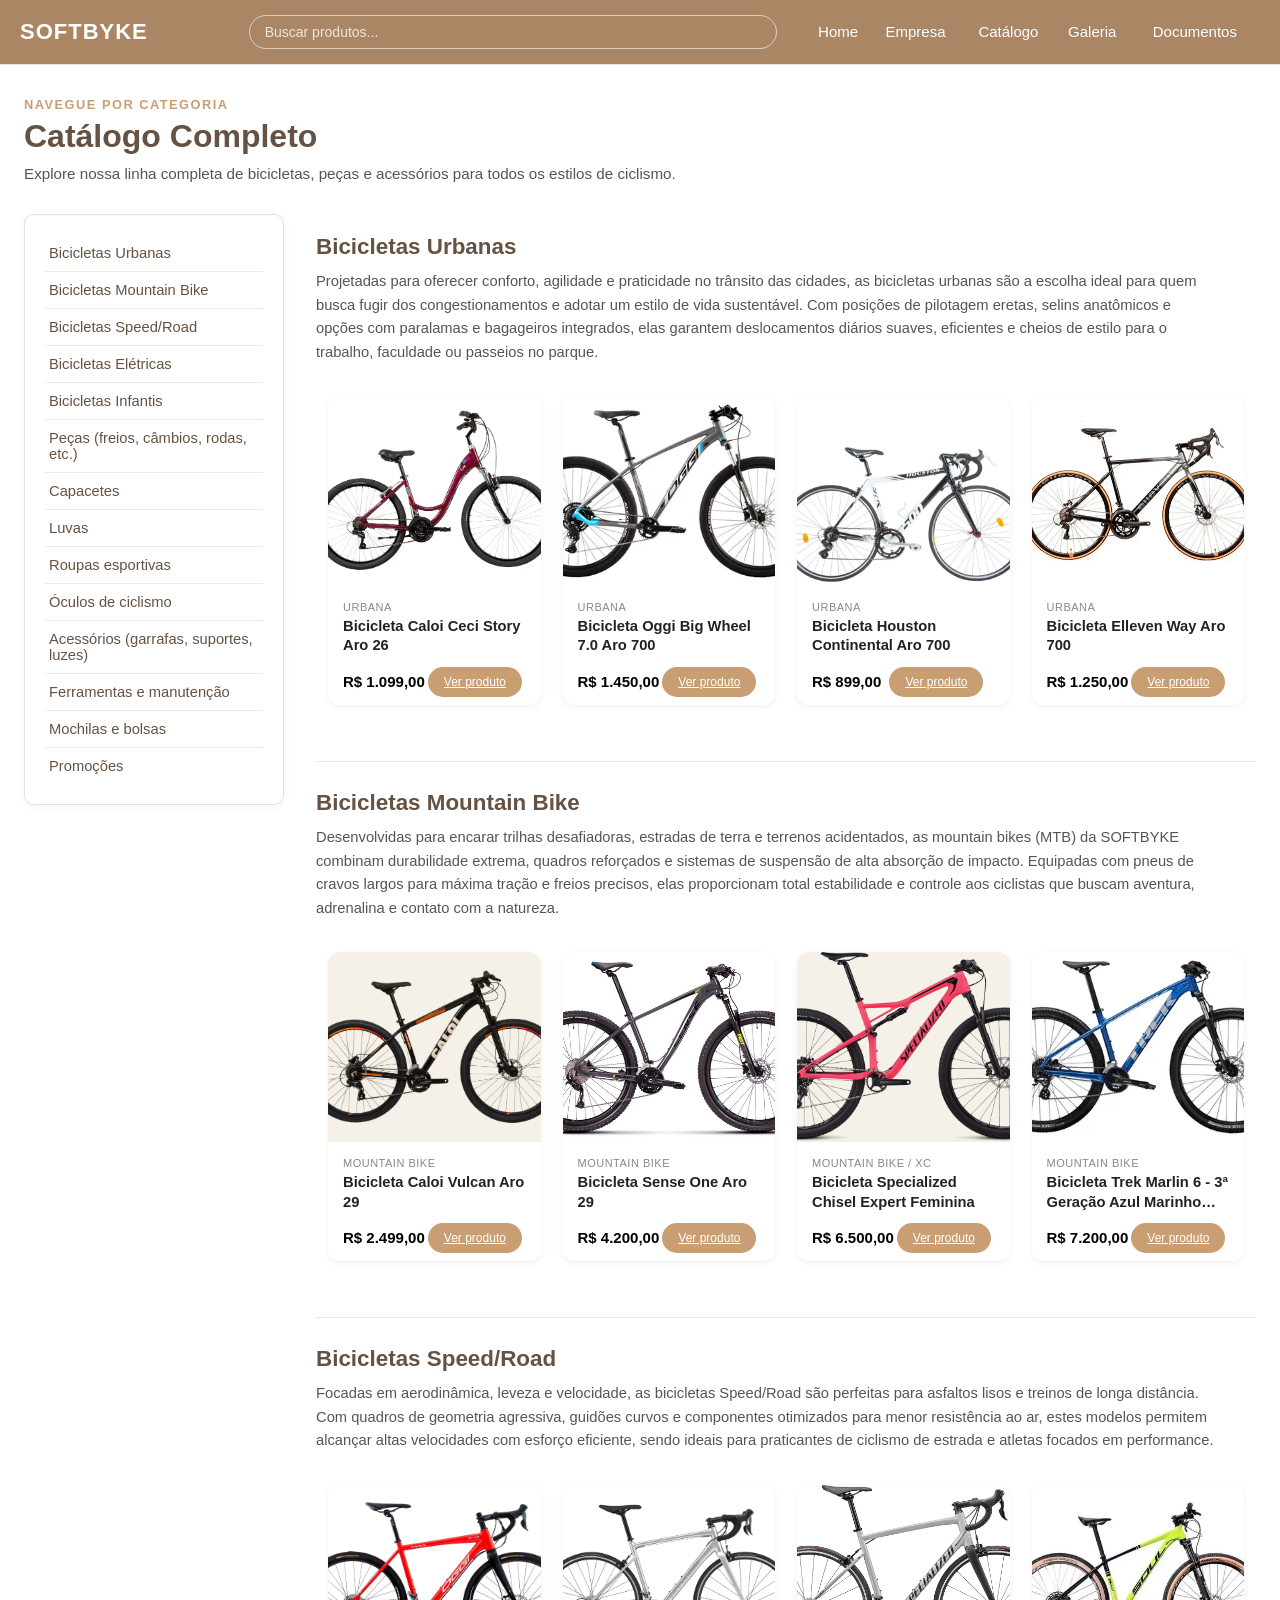
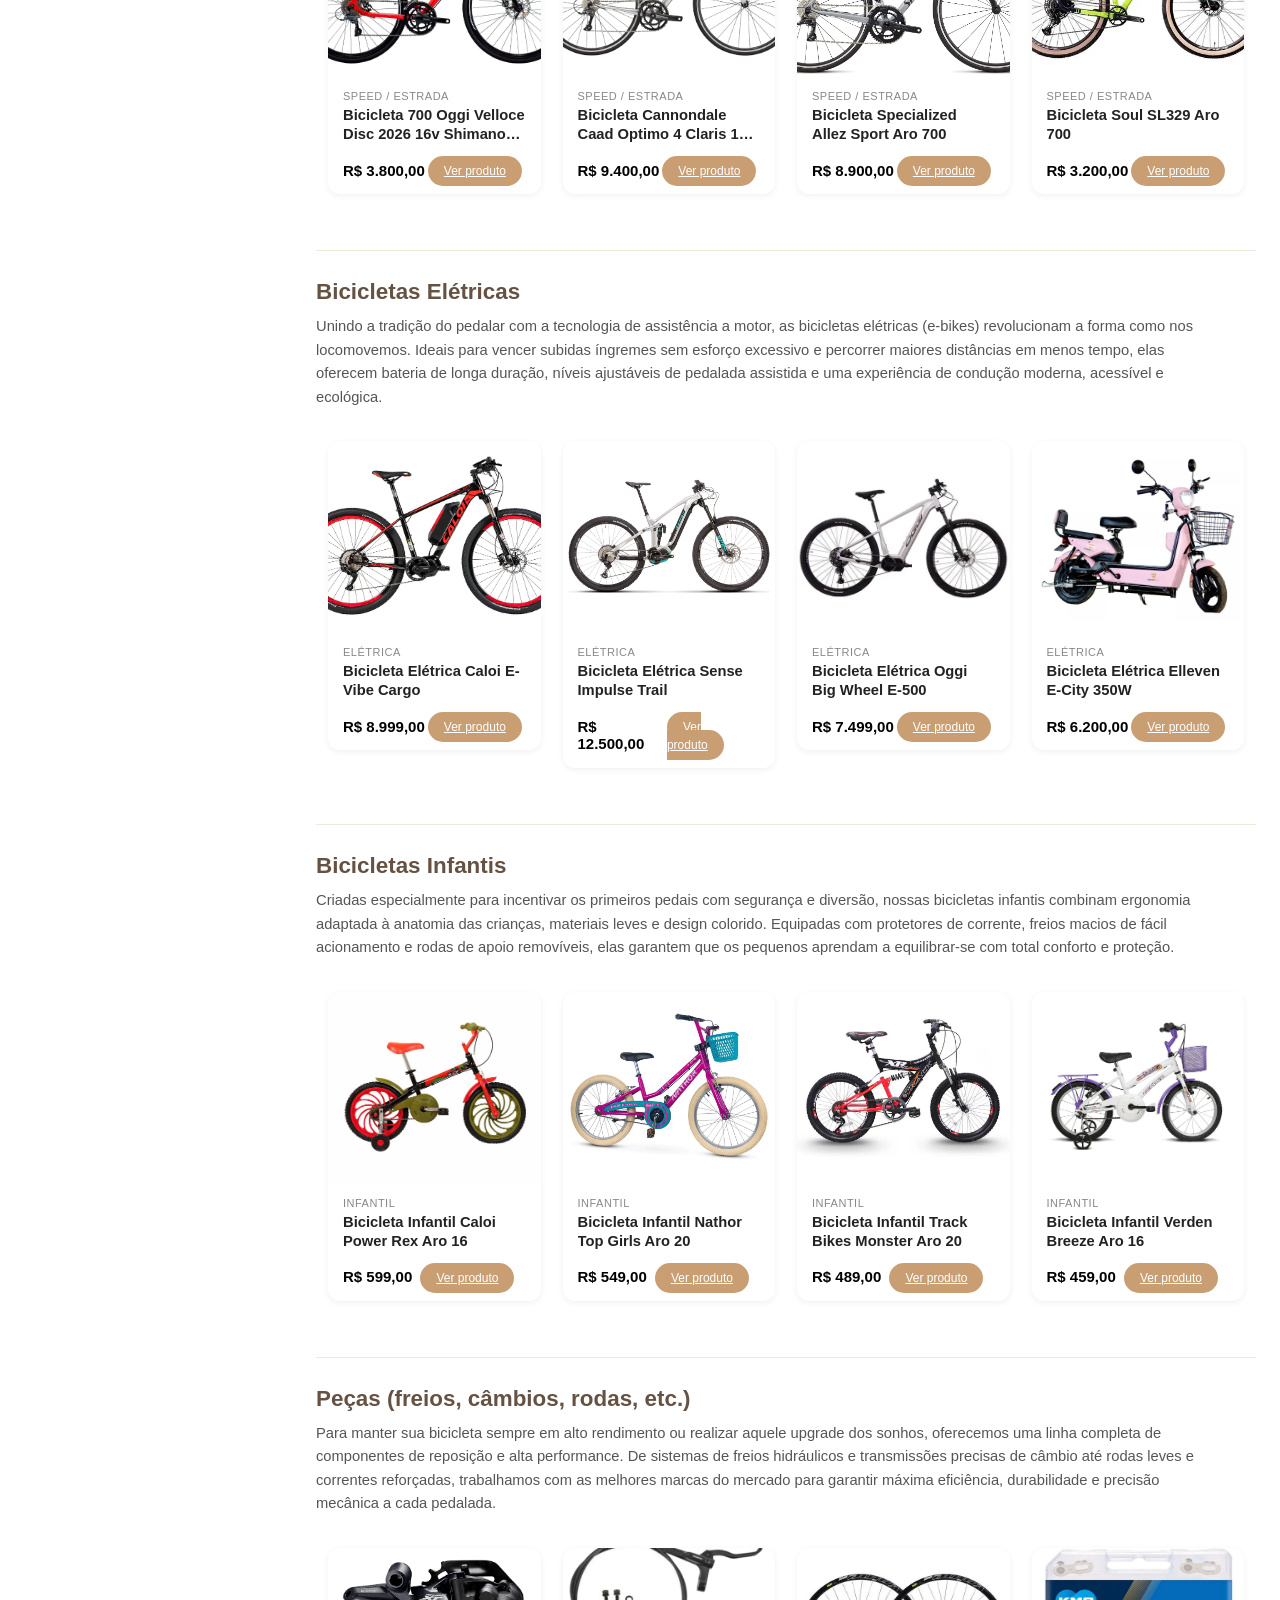
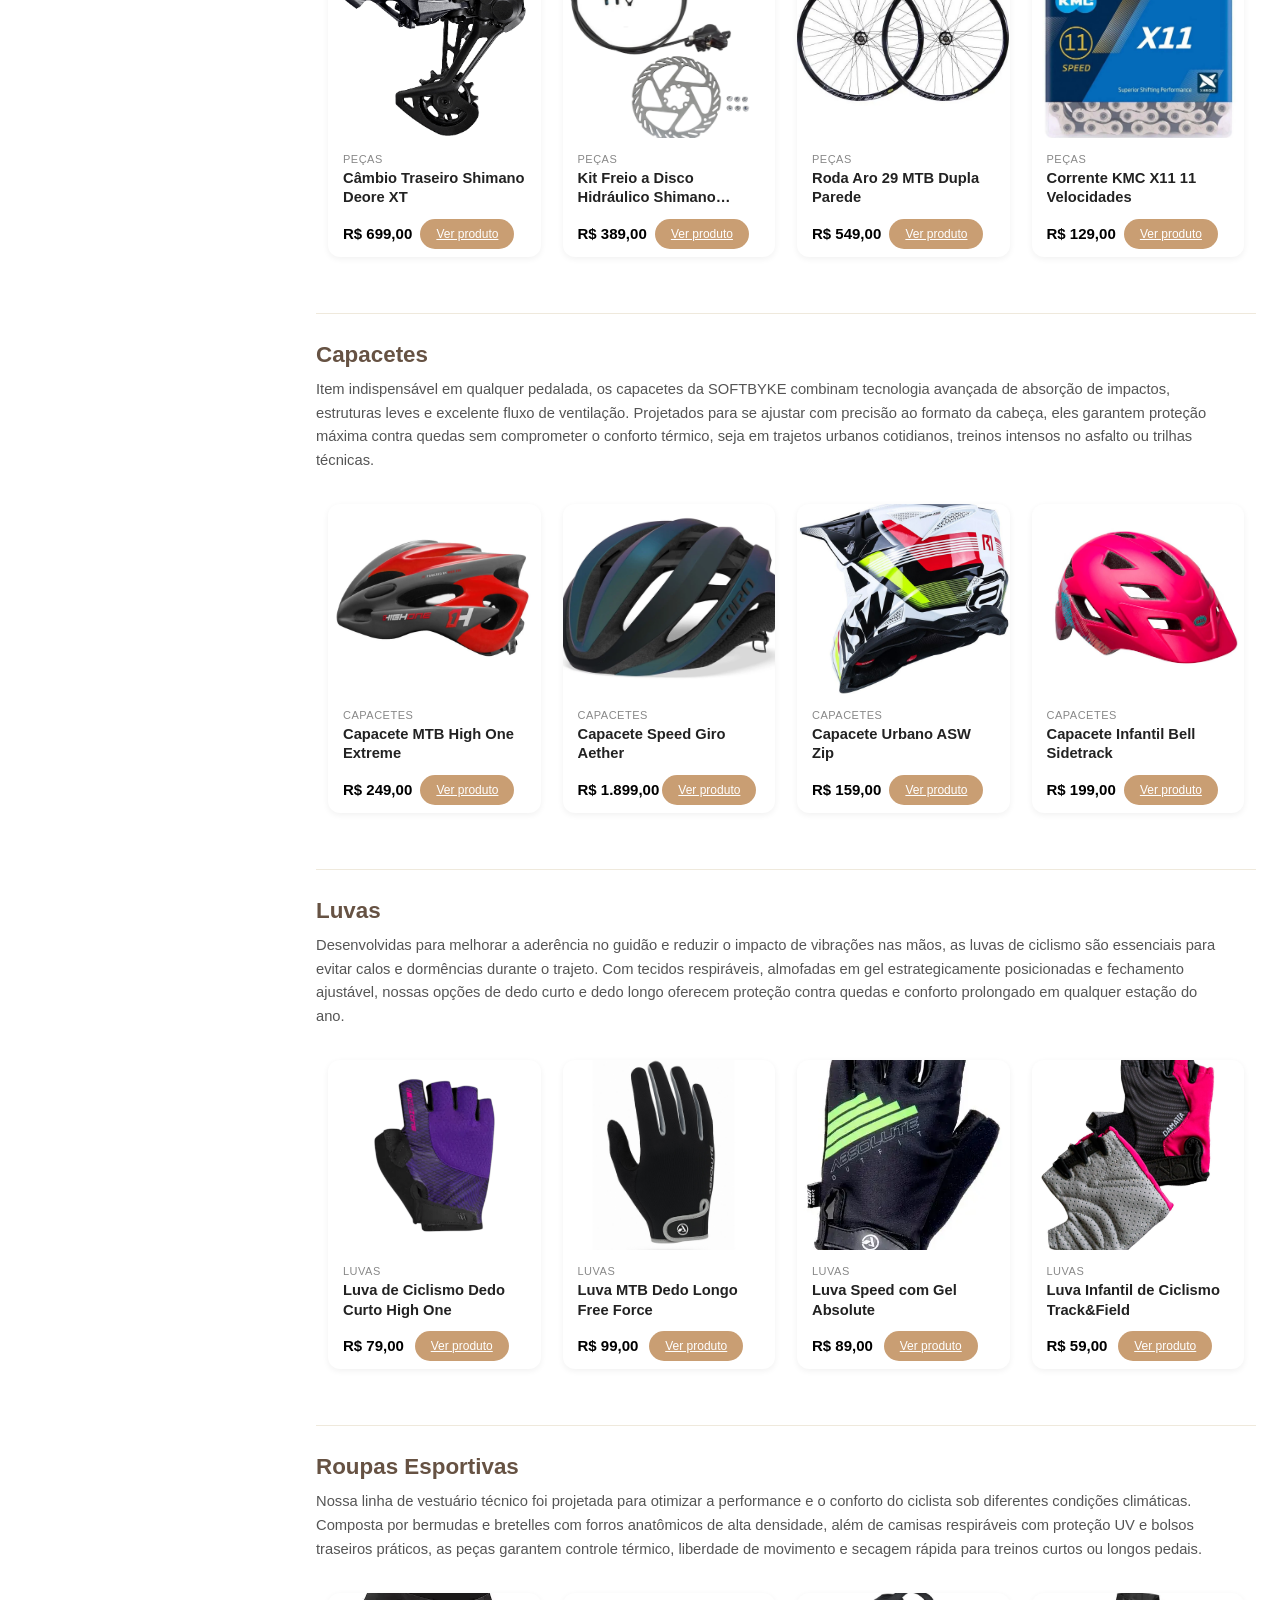
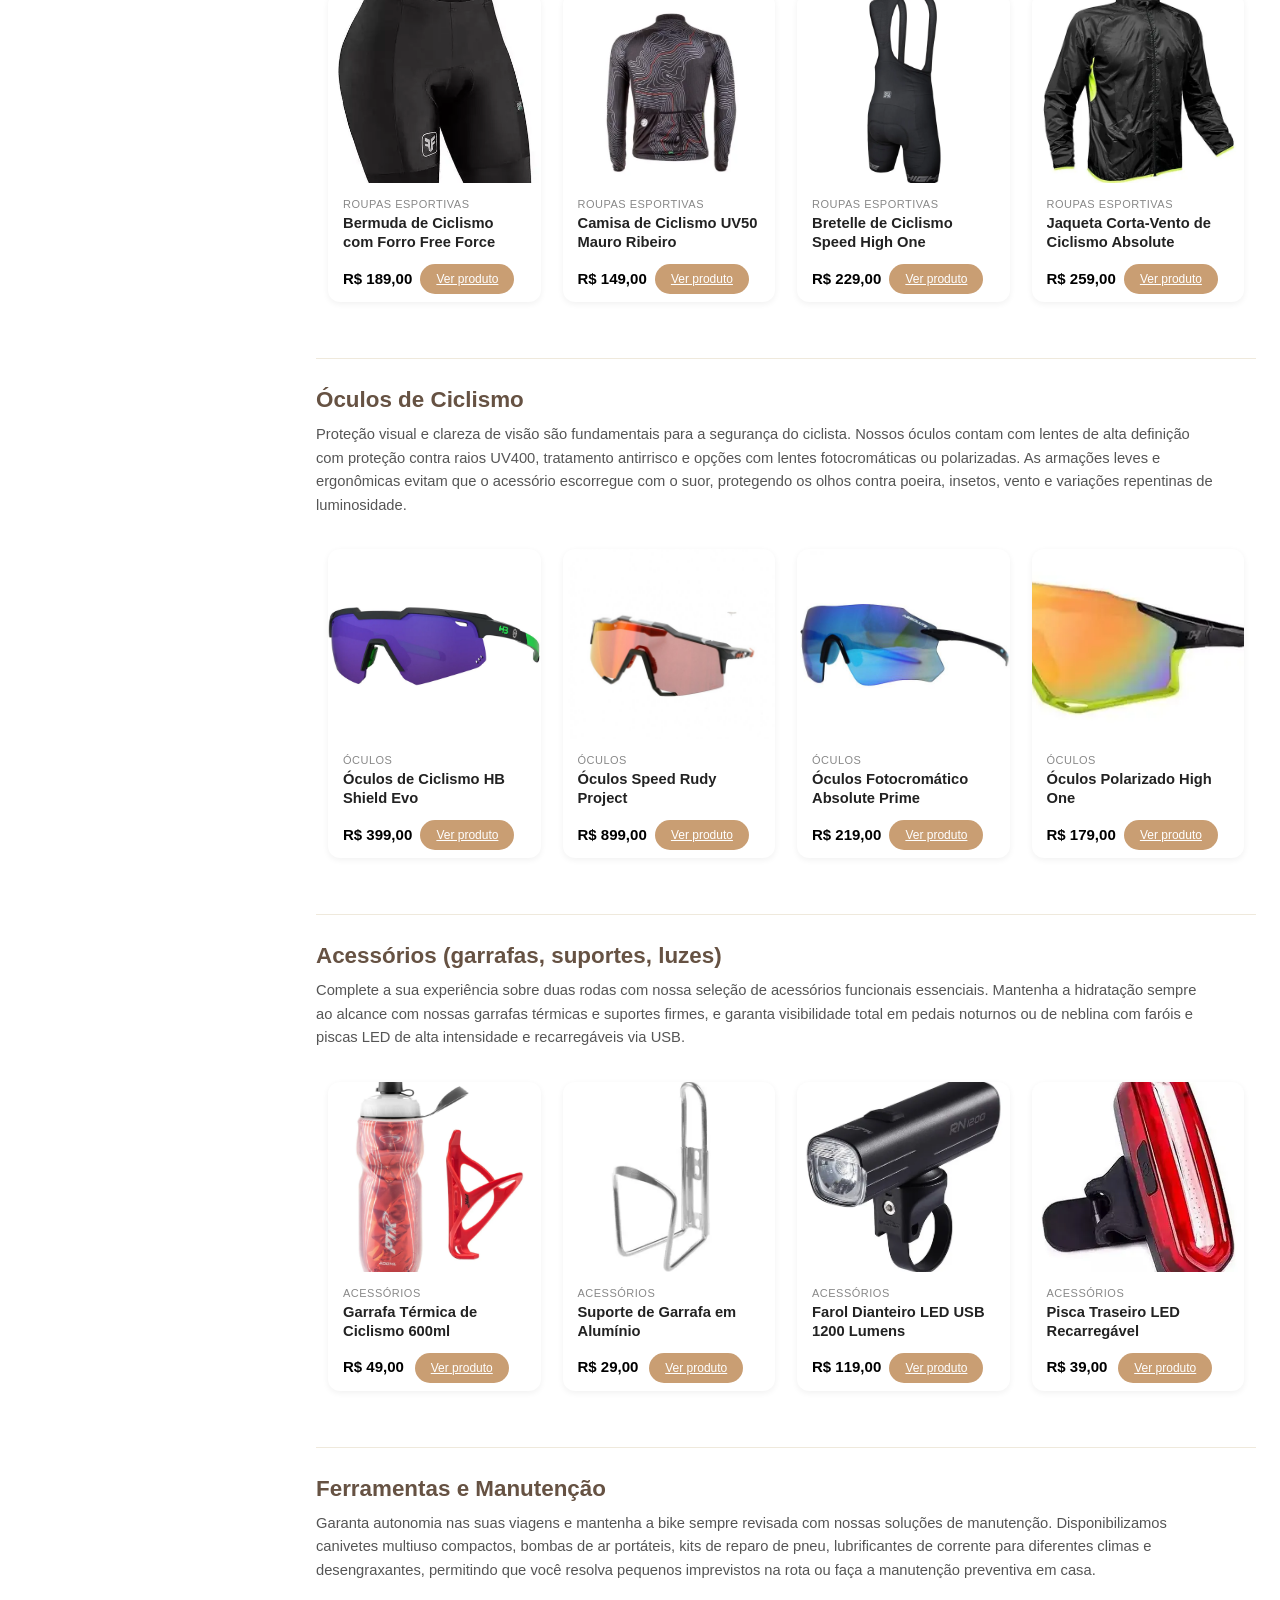
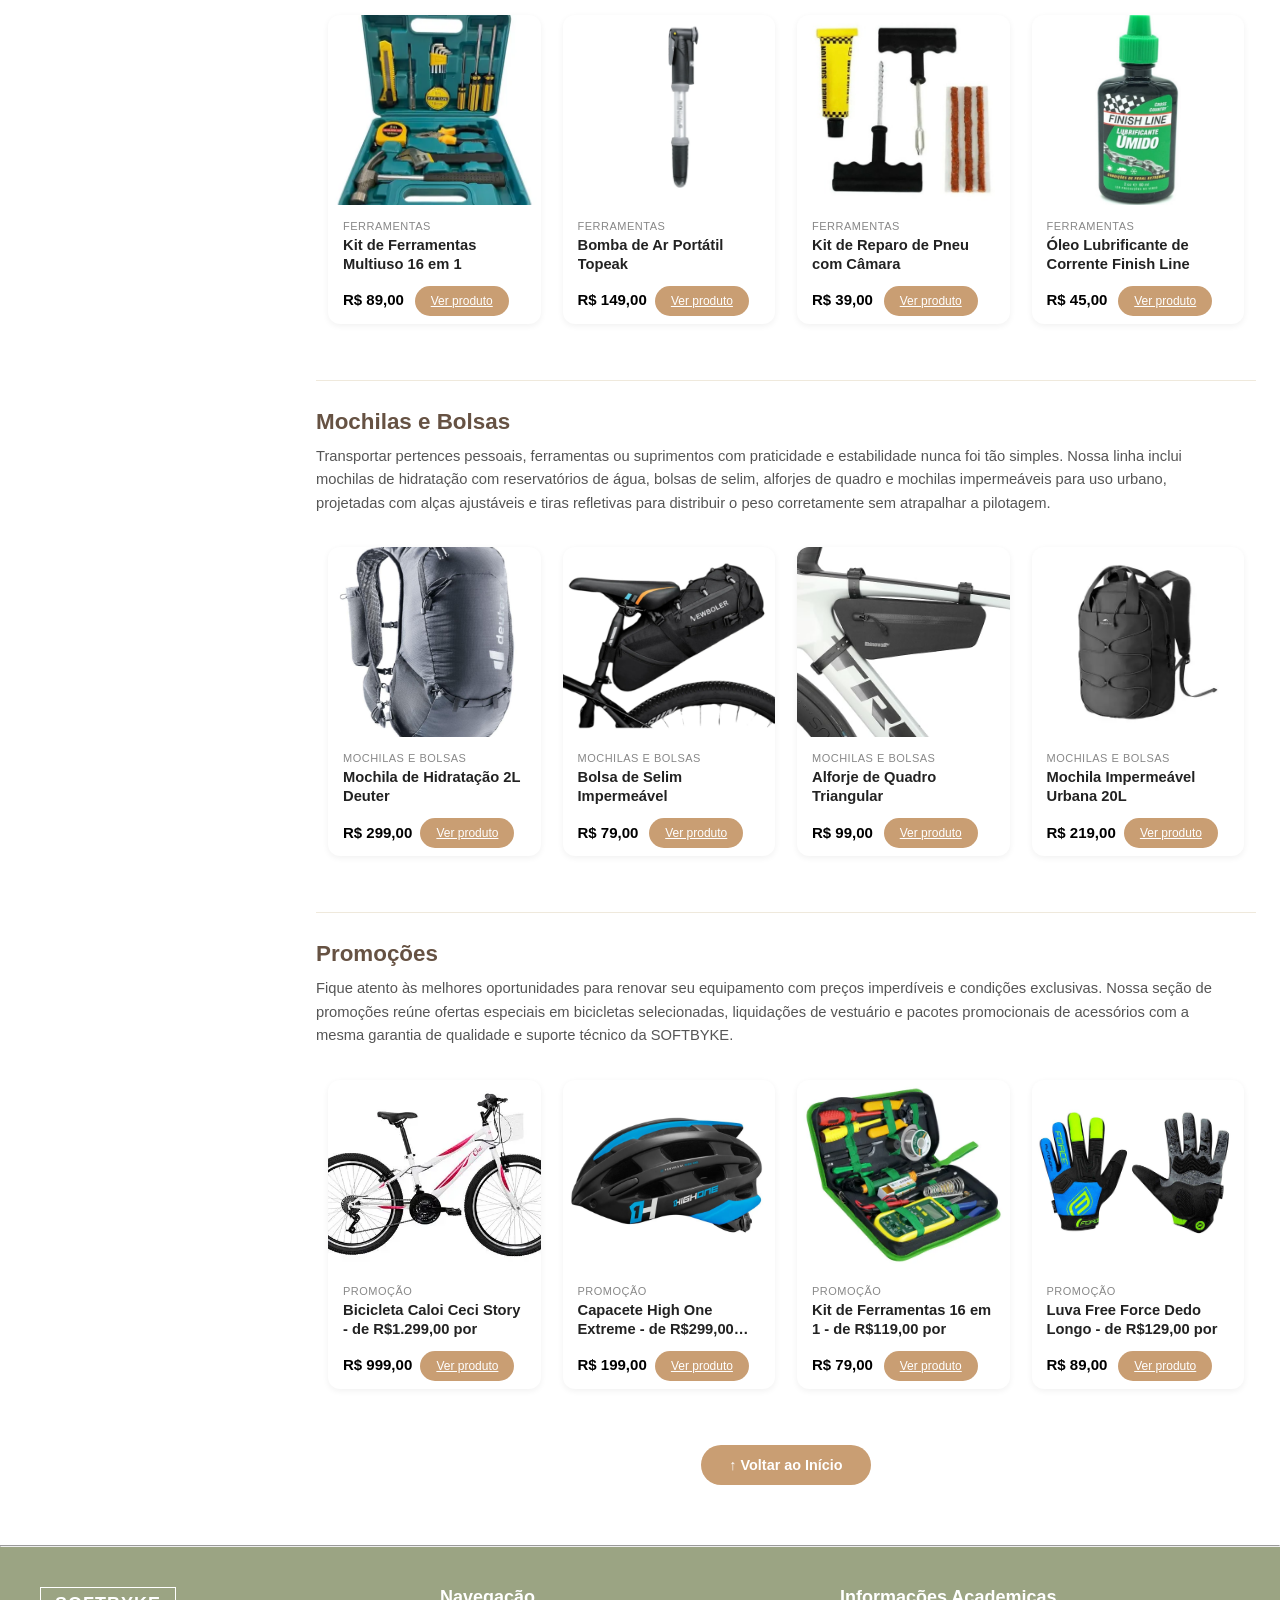
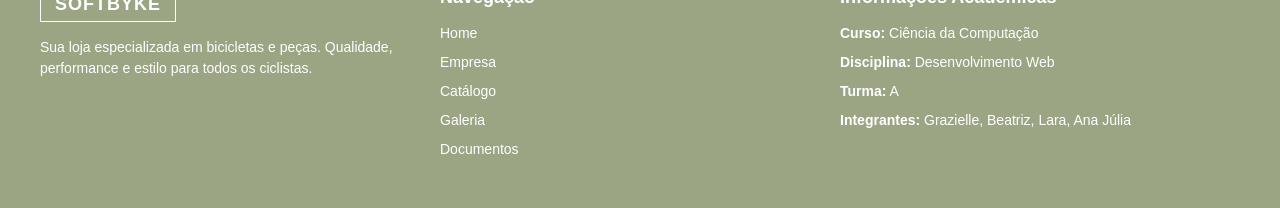
<file: catalogo.html>
<!DOCTYPE html>
<html lang="pt-BR">
<head>
    <meta charset="UTF-8">
    <meta name="viewport" content="width=device-width, initial-scale=1.0">
    <title>Catálogo Completo | SOFTBYKE</title>

    <link rel="stylesheet" href="css/homepage.css">
    <link rel="stylesheet" href="css/catalogo.css">
</head>
<body>

     <header class="navbar">
        <table class="navbar-table">
            <tr>
                <td class="navbar-logo">SOFTBYKE</td>

                <td class="navbar-search-cell">
                    <form class="navbar-search" role="search">
                        <input type="search" name="busca" size="35" placeholder="Buscar produtos...">
                    </form>
                </td>

                <td class="navbar-link"><a href="homepage.html">Home</a></td>
                <td class="navbar-link"><a href="empresa.html">Empresa</a></td>
                <td class="navbar-link"><a href="catalogo.html">Catálogo</a></td>
                <td class="navbar-link"><a href="galeria.html">Galeria</a></td>
                <td class="navbar-link"><a href="documento.html">Documentos</a></td>
            </tr>
        </table>
    </header>
    <hr class="navbar-divider">

    <main>

        <!-- Seção de introdução / banner da página -->
        <section id="topo-catalogo">
            <p>Navegue por categoria</p>
            <h1>Catálogo Completo</h1>
            <p>Explore nossa linha completa de bicicletas, peças e acessórios para todos os estilos de ciclismo.</p>
        </section>

        <!-- CONTAINER PRINCIPAL: MENU LATERAL + CONTEÚDO -->
        <div id="catalogo-container">

            <!-- MENU LATERAL DE NAVEGAÇÃO DO CATÁLOGO -->
            <nav id="menu-catalogo" aria-label="Navegação do catálogo">
                <ol>
                    <li><a href="#bicicletas-urbanas">Bicicletas Urbanas</a></li>
                    <li><a href="#bicicletas-mountain-bike">Bicicletas Mountain Bike</a></li>
                    <li><a href="#bicicletas-speed-road">Bicicletas Speed/Road</a></li>
                    <li><a href="#bicicletas-eletricas">Bicicletas Elétricas</a></li>
                    <li><a href="#bicicletas-infantis">Bicicletas Infantis</a></li>
                    <li><a href="#pecas">Peças (freios, câmbios, rodas, etc.)</a></li>
                    <li><a href="#capacetes">Capacetes</a></li>
                    <li><a href="#luvas">Luvas</a></li>
                    <li><a href="#roupas-esportivas">Roupas esportivas</a></li>
                    <li><a href="#oculos-de-ciclismo">Óculos de ciclismo</a></li>
                    <li><a href="#acessorios">Acessórios (garrafas, suportes, luzes)</a></li>
                    <li><a href="#ferramentas-e-manutencao">Ferramentas e manutenção</a></li>
                    <li><a href="#mochilas-e-bolsas">Mochilas e bolsas</a></li>
                    <li><a href="#promocoes">Promoções</a></li>
                </ol>
            </nav>

            <!-- CONTEÚDO DAS CATEGORIAS -->
            <div id="conteudo-catalogo">

                <article id="bicicletas-urbanas">
                    <h2>Bicicletas Urbanas</h2>
                    <p>Projetadas para oferecer conforto, agilidade e praticidade no trânsito das cidades, as bicicletas urbanas são a escolha ideal para quem busca fugir dos congestionamentos e adotar um estilo de vida sustentável. Com posições de pilotagem eretas, selins anatômicos e opções com paralamas e bagageiros integrados, elas garantem deslocamentos diários suaves, eficientes e cheios de estilo para o trabalho, faculdade ou passeios no parque.</p>

                    <div class="products-grid">
                        <table width="100%">
                            <tr>
                        <td width="25%">
                            <article class="product-card">
                                <img src="img/catalogo_imagens/caloi_ceci26.webp" alt="Bicicleta Caloi Ceci Story Aro 26" class="product-image">
                                <div class="product-info">
                                    <span class="product-category">Urbana</span>
                                    <h4 class="product-name">Bicicleta Caloi Ceci Story Aro 26</h4>
                                    <table>
                                        <tr>
                                            <td><p class="product-price">R$ 1.099,00</p></td>
                                            <td><a href="paginas-produtos/produto.html?id=7" class="btn-ver-produto">Ver produto</a></td>
                                        </tr>
                                    </table>
                                </div>
                            </article>
                        </td>

                        <td width="25%">
                            <article class="product-card">
                                <img src="img/catalogo_imagens/oggi_bigwheel29.webp" alt="Bicicleta Oggi Big Wheel 7.0 Aro 700" class="product-image">
                                <div class="product-info">
                                    <span class="product-category">Urbana</span>
                                    <h4 class="product-name">Bicicleta Oggi Big Wheel 7.0 Aro 700</h4>
                                    <table>
                                        <tr>
                                            <td><p class="product-price">R$ 1.450,00</p></td>
                                            <td><a href="paginas-produtos/produto.html?id=8" class="btn-ver-produto">Ver produto</a></td>
                                        </tr>
                                    </table>
                                </div>
                            </article>
                        </td>

                        <td width="25%">
                            <article class="product-card">
                                <img src="img/catalogo_imagens/houston14.jpg" alt="Bicicleta Houston Continental Aro 700" class="product-image">
                                <div class="product-info">
                                    <span class="product-category">Urbana</span>
                                    <h4 class="product-name">Bicicleta Houston Continental Aro 700</h4>
                                    <table>
                                        <tr>
                                            <td><p class="product-price">R$ 899,00</p></td>
                                            <td><a href="paginas-produtos/produto.html?id=9" class="btn-ver-produto">Ver produto</a></td>
                                        </tr>
                                    </table>
                                </div>
                            </article>
                        </td>

                        <td width="25%">
                            <article class="product-card">
                                <img src="img/catalogo_imagens/elleven700.webp" alt="Bicicleta Elleven Way Aro 700" class="product-image">
                                <div class="product-info">
                                    <span class="product-category">Urbana</span>
                                    <h4 class="product-name">Bicicleta Elleven Way Aro 700</h4>
                                    <table>
                                        <tr>
                                            <td><p class="product-price">R$ 1.250,00</p></td>
                                            <td><a href="paginas-produtos/produto.html?id=10" class="btn-ver-produto">Ver produto</a></td>
                                        </tr>
                                    </table>
                                </div>
                            </article>
                        </td>
                            </tr>
                        </table>
                    </div>
                </article>

                <article id="bicicletas-mountain-bike">
                    <h2>Bicicletas Mountain Bike</h2>
                    <p>Desenvolvidas para encarar trilhas desafiadoras, estradas de terra e terrenos acidentados, as mountain bikes (MTB) da SOFTBYKE combinam durabilidade extrema, quadros reforçados e sistemas de suspensão de alta absorção de impacto. Equipadas com pneus de cravos largos para máxima tração e freios precisos, elas proporcionam total estabilidade e controle aos ciclistas que buscam aventura, adrenalina e contato com a natureza.</p>

                    <div class="products-grid">
                        <table width="100%">
                            <tr>
                        <td width="25%">
                            <article class="product-card">
                                <img src="img/bicicletas-destaque/Caloi-29-Comp-PTO-Lateral-1600x1066.png.webp" alt="Bicicleta Caloi Vulcan Aro 29" class="product-image">
                                <div class="product-info">
                                    <span class="product-category">Mountain Bike</span>
                                    <h4 class="product-name">Bicicleta Caloi Vulcan Aro 29</h4>
                                    <table>
                                        <tr>
                                            <td><p class="product-price">R$ 2.499,00</p></td>
                                            <td><a href="paginas-produtos/produto.html?id=1" class="btn-ver-produto">Ver produto</a></td>
                                        </tr>
                                    </table>
                                </div>
                            </article>
                        </td>

                        <td width="25%">
                            <article class="product-card">
                                <img src="img/bicicletas-destaque/senseAro29.png" alt="Bicicleta Sense One Aro 29" class="product-image">
                                <div class="product-info">
                                    <span class="product-category">Mountain Bike</span>
                                    <h4 class="product-name">Bicicleta Sense One Aro 29</h4>
                                    <table>
                                        <tr>
                                            <td><p class="product-price">R$ 4.200,00</p></td>
                                            <td><a href="paginas-produtos/produto.html?id=2" class="btn-ver-produto">Ver produto</a></td>
                                        </tr>
                                    </table>
                                </div>
                            </article>
                        </td>

                        <td width="25%">
                            <article class="product-card">
                                <img src="img/bicicletas-destaque/specialized.png" alt="Bicicleta Specialized Chisel Expert Feminina" class="product-image">
                                <div class="product-info">
                                    <span class="product-category">Mountain Bike / XC</span>
                                    <h4 class="product-name">Bicicleta Specialized Chisel Expert Feminina</h4>
                                    <table>
                                        <tr>
                                            <td><p class="product-price">R$ 6.500,00</p></td>
                                            <td><a href="paginas-produtos/produto.html?id=5" class="btn-ver-produto">Ver produto</a></td>
                                        </tr>
                                    </table>
                                </div>
                            </article>
                        </td>

                        <td width="25%">
                            <article class="product-card">
                                <img src="img/bicicletas-destaque/D_NQ_NP_825098-MLU77101196666_062024-O.webp" alt="Bicicleta Trek Marlin 6 - 3ª Geração Azul Marinho Aro 29" class="product-image">
                                <div class="product-info">
                                    <span class="product-category">Mountain Bike</span>
                                    <h4 class="product-name">Bicicleta Trek Marlin 6 - 3ª Geração Azul Marinho Aro 29</h4>
                                    <table>
                                        <tr>
                                            <td><p class="product-price">R$ 7.200,00</p></td>
                                            <td><a href="paginas-produtos/produto.html?id=6" class="btn-ver-produto">Ver produto</a></td>
                                        </tr>
                                    </table>
                                </div>
                            </article>
                        </td>
                            </tr>
                        </table>
                    </div>
                </article>

                <article id="bicicletas-speed-road">
                    <h2>Bicicletas Speed/Road</h2>
                    <p>Focadas em aerodinâmica, leveza e velocidade, as bicicletas Speed/Road são perfeitas para asfaltos lisos e treinos de longa distância. Com quadros de geometria agressiva, guidões curvos e componentes otimizados para menor resistência ao ar, estes modelos permitem alcançar altas velocidades com esforço eficiente, sendo ideais para praticantes de ciclismo de estrada e atletas focados em performance.</p>

                    <div class="products-grid">
                        <table width="100%">
                            <tr>
                        <td width="25%">
                            <article class="product-card">
                                <img src="img/bicicletas-destaque/produto-bicicleta-aro-700-oggi-velloce-disc-claris-16v-2026-6073505994.webp" alt="Bicicleta 700 Oggi Velloce Disc 2026 16v Shimano Claris Vermelho" class="product-image">
                                <div class="product-info">
                                    <span class="product-category">Speed / Estrada</span>
                                    <h4 class="product-name">Bicicleta 700 Oggi Velloce Disc 2026 16v Shimano Claris Vermelho</h4>
                                    <table>
                                        <tr>
                                            <td><p class="product-price">R$ 3.800,00</p></td>
                                            <td><a href="paginas-produtos/produto.html?id=3" class="btn-ver-produto">Ver produto</a></td>
                                        </tr>
                                    </table>
                                </div>
                            </article>
                        </td>

                        <td width="25%">
                            <article class="product-card">
                                <img src="img/bicicletas-destaque/bicicleta-cannondale-caad-optimo-4-16v-aro-700-66a3b8cd627d7.png" alt="Bicicleta Cannondale Caad Optimo 4 Claris 16v. Aro 700" class="product-image">
                                <div class="product-info">
                                    <span class="product-category">Speed / Estrada</span>
                                    <h4 class="product-name">Bicicleta Cannondale Caad Optimo 4 Claris 16v. Aro 700</h4>
                                    <table>
                                        <tr>
                                            <td><p class="product-price">R$ 9.400,00</p></td>
                                            <td><a href="paginas-produtos/produto.html?id=4" class="btn-ver-produto">Ver produto</a></td>
                                        </tr>
                                    </table>
                                </div>
                            </article>
                        </td>

                        <td width="25%">
                            <article class="product-card">
                                <img src="img/catalogo_imagens/specializaedAllez.webp" alt="Bicicleta Specialized Allez Sport Aro 700" class="product-image">
                                <div class="product-info">
                                    <span class="product-category">Speed / Estrada</span>
                                    <h4 class="product-name">Bicicleta Specialized Allez Sport Aro 700</h4>
                                    <table>
                                        <tr>
                                            <td><p class="product-price">R$ 8.900,00</p></td>
                                            <td><a href="paginas-produtos/produto.html?id=11" class="btn-ver-produto">Ver produto</a></td>
                                        </tr>
                                    </table>
                                </div>
                            </article>
                        </td>

                        <td width="25%">
                            <article class="product-card">
                                <img src="img/catalogo_imagens/mtb29.webp" alt="Bicicleta Soul SL329 Aro 700" class="product-image">
                                <div class="product-info">
                                    <span class="product-category">Speed / Estrada</span>
                                    <h4 class="product-name">Bicicleta Soul SL329 Aro 700</h4>
                                    <table>
                                        <tr>
                                            <td><p class="product-price">R$ 3.200,00</p></td>
                                            <td><a href="paginas-produtos/produto.html?id=12" class="btn-ver-produto">Ver produto</a></td>
                                        </tr>
                                    </table>
                                </div>
                            </article>
                        </td>
                            </tr>
                        </table>
                    </div>
                </article>

                <article id="bicicletas-eletricas">
                    <h2>Bicicletas Elétricas</h2>
                    <p>Unindo a tradição do pedalar com a tecnologia de assistência a motor, as bicicletas elétricas (e-bikes) revolucionam a forma como nos locomovemos. Ideais para vencer subidas íngremes sem esforço excessivo e percorrer maiores distâncias em menos tempo, elas oferecem bateria de longa duração, níveis ajustáveis de pedalada assistida e uma experiência de condução moderna, acessível e ecológica.</p>

                    <div class="products-grid">
                        <table width="100%">
                            <tr>
                        <td width="25%">
                            <article class="product-card">
                                <img src="img/catalogo_imagens/caloi_eletricaEvibe.webp" alt="Bicicleta Elétrica Caloi E-Vibe Cargo" class="product-image">
                                <div class="product-info">
                                    <span class="product-category">Elétrica</span>
                                    <h4 class="product-name">Bicicleta Elétrica Caloi E-Vibe Cargo</h4>
                                    <table>
                                        <tr>
                                            <td><p class="product-price">R$ 8.999,00</p></td>
                                            <td><a href="paginas-produtos/produto.html?id=13" class="btn-ver-produto">Ver produto</a></td>
                                        </tr>
                                    </table>
                                </div>
                            </article>
                        </td>

                        <td width="25%">
                            <article class="product-card">
                                <img src="img/catalogo_imagens/sense_impulseTrail.webp" alt="Bicicleta Elétrica Sense Impulse Trail" class="product-image">
                                <div class="product-info">
                                    <span class="product-category">Elétrica</span>
                                    <h4 class="product-name">Bicicleta Elétrica Sense Impulse Trail</h4>
                                    <table>
                                        <tr>
                                            <td><p class="product-price">R$ 12.500,00</p></td>
                                            <td><a href="paginas-produtos/produto.html?id=14" class="btn-ver-produto">Ver produto</a></td>
                                        </tr>
                                    </table>
                                </div>
                            </article>
                        </td>

                        <td width="25%">
                            <article class="product-card">
                                <img src="img/catalogo_imagens/oggi_bigwheelE500.webp" alt="Bicicleta Elétrica Oggi Big Wheel E-500" class="product-image">
                                <div class="product-info">
                                    <span class="product-category">Elétrica</span>
                                    <h4 class="product-name">Bicicleta Elétrica Oggi Big Wheel E-500</h4>
                                    <table>
                                        <tr>
                                            <td><p class="product-price">R$ 7.499,00</p></td>
                                            <td><a href="paginas-produtos/produto.html?id=15" class="btn-ver-produto">Ver produto</a></td>
                                        </tr>
                                    </table>
                                </div>
                            </article>
                        </td>

                        <td width="25%">
                            <article class="product-card">
                                <img src="img/catalogo_imagens/eleven_ECity.webp" alt="Bicicleta Elétrica Elleven E-City 350W" class="product-image">
                                <div class="product-info">
                                    <span class="product-category">Elétrica</span>
                                    <h4 class="product-name">Bicicleta Elétrica Elleven E-City 350W</h4>
                                    <table>
                                        <tr>
                                            <td><p class="product-price">R$ 6.200,00</p></td>
                                            <td><a href="paginas-produtos/produto.html?id=16" class="btn-ver-produto">Ver produto</a></td>
                                        </tr>
                                    </table>
                                </div>
                            </article>
                        </td>
                            </tr>
                        </table>
                    </div>
                </article>

                <article id="bicicletas-infantis">
                    <h2>Bicicletas Infantis</h2>
                    <p>Criadas especialmente para incentivar os primeiros pedais com segurança e diversão, nossas bicicletas infantis combinam ergonomia adaptada à anatomia das crianças, materiais leves e design colorido. Equipadas com protetores de corrente, freios macios de fácil acionamento e rodas de apoio removíveis, elas garantem que os pequenos aprendam a equilibrar-se com total conforto e proteção.</p>

                    <div class="products-grid">
                        <table width="100%">
                            <tr>
                        <td width="25%">
                            <article class="product-card">
                                <img src="img/catalogo_imagens/caloi_infantil_power.jpg" alt="Bicicleta Infantil Caloi Power Rex Aro 16" class="product-image">
                                <div class="product-info">
                                    <span class="product-category">Infantil</span>
                                    <h4 class="product-name">Bicicleta Infantil Caloi Power Rex Aro 16</h4>
                                    <table>
                                        <tr>
                                            <td><p class="product-price">R$ 599,00</p></td>
                                            <td><a href="paginas-produtos/produto.html?id=17" class="btn-ver-produto">Ver produto</a></td>
                                        </tr>
                                    </table>
                                </div>
                            </article>
                        </td>

                        <td width="25%">
                            <article class="product-card">
                                <img src="img/catalogo_imagens/nathor_infantil_girls.webp" alt="Bicicleta Infantil Nathor Top Girls Aro 20" class="product-image">
                                <div class="product-info">
                                    <span class="product-category">Infantil</span>
                                    <h4 class="product-name">Bicicleta Infantil Nathor Top Girls Aro 20</h4>
                                    <table>
                                        <tr>
                                            <td><p class="product-price">R$ 549,00</p></td>
                                            <td><a href="paginas-produtos/produto.html?id=18" class="btn-ver-produto">Ver produto</a></td>
                                        </tr>
                                    </table>
                                </div>
                            </article>
                        </td>

                        <td width="25%">
                            <article class="product-card">
                                <img src="img/catalogo_imagens/track_monster_infantil.webp" alt="Bicicleta Infantil Track Bikes Monster Aro 20" class="product-image">
                                <div class="product-info">
                                    <span class="product-category">Infantil</span>
                                    <h4 class="product-name">Bicicleta Infantil Track Bikes Monster Aro 20</h4>
                                    <table>
                                        <tr>
                                            <td><p class="product-price">R$ 489,00</p></td>
                                            <td><a href="paginas-produtos/produto.html?id=19" class="btn-ver-produto">Ver produto</a></td>
                                        </tr>
                                    </table>
                                </div>
                            </article>
                        </td>

                        <td width="25%">
                            <article class="product-card">
                                <img src="img/catalogo_imagens/verden_breeze_infantil.png" alt="Bicicleta Infantil Verden Breeze Aro 16" class="product-image">
                                <div class="product-info">
                                    <span class="product-category">Infantil</span>
                                    <h4 class="product-name">Bicicleta Infantil Verden Breeze Aro 16</h4>
                                    <table>
                                        <tr>
                                            <td><p class="product-price">R$ 459,00</p></td>
                                            <td><a href="paginas-produtos/produto.html?id=20" class="btn-ver-produto">Ver produto</a></td>
                                        </tr>
                                    </table>
                                </div>
                            </article>
                        </td>
                            </tr>
                        </table>
                    </div>
                </article>

                <article id="pecas">
                    <h2>Peças (freios, câmbios, rodas, etc.)</h2>
                    <p>Para manter sua bicicleta sempre em alto rendimento ou realizar aquele upgrade dos sonhos, oferecemos uma linha completa de componentes de reposição e alta performance. De sistemas de freios hidráulicos e transmissões precisas de câmbio até rodas leves e correntes reforçadas, trabalhamos com as melhores marcas do mercado para garantir máxima eficiência, durabilidade e precisão mecânica a cada pedalada.</p>

                    <div class="products-grid">
                        <table width="100%">
                            <tr>
                        <td width="25%">
                            <article class="product-card">
                                <img src="img/catalogo_imagens/cambio_shimano.png" alt="Câmbio Traseiro Shimano Deore XT" class="product-image">
                                <div class="product-info">
                                    <span class="product-category">Peças</span>
                                    <h4 class="product-name">Câmbio Traseiro Shimano Deore XT</h4>
                                    <table>
                                        <tr>
                                            <td><p class="product-price">R$ 699,00</p></td>
                                            <td><a href="paginas-produtos/produto.html?id=21" class="btn-ver-produto">Ver produto</a></td>
                                        </tr>
                                    </table>
                                </div>
                            </article>
                        </td>

                        <td width="25%">
                            <article class="product-card">
                                <img src="img/catalogo_imagens/kitfreio_shimano.jpg" alt="Kit Freio a Disco Hidráulico Shimano MT200" class="product-image">
                                <div class="product-info">
                                    <span class="product-category">Peças</span>
                                    <h4 class="product-name">Kit Freio a Disco Hidráulico Shimano MT200</h4>
                                    <table>
                                        <tr>
                                            <td><p class="product-price">R$ 389,00</p></td>
                                            <td><a href="paginas-produtos/produto.html?id=22" class="btn-ver-produto">Ver produto</a></td>
                                        </tr>
                                    </table>
                                </div>
                            </article>
                        </td>

                        <td width="25%">
                            <article class="product-card">
                                <img src="img/catalogo_imagens/rodasAro29.webp" alt="Roda Aro 29 MTB Dupla Parede" class="product-image">
                                <div class="product-info">
                                    <span class="product-category">Peças</span>
                                    <h4 class="product-name">Roda Aro 29 MTB Dupla Parede</h4>
                                    <table>
                                        <tr>
                                            <td><p class="product-price">R$ 549,00</p></td>
                                            <td><a href="paginas-produtos/produto.html?id=23" class="btn-ver-produto">Ver produto</a></td>
                                        </tr>
                                    </table>
                                </div>
                            </article>
                        </td>

                        <td width="25%">
                            <article class="product-card">
                                <img src="img/catalogo_imagens/corrente_kmc11.jpg" alt="Corrente KMC X11 11 Velocidades" class="product-image">
                                <div class="product-info">
                                    <span class="product-category">Peças</span>
                                    <h4 class="product-name">Corrente KMC X11 11 Velocidades</h4>
                                    <table>
                                        <tr>
                                            <td><p class="product-price">R$ 129,00</p></td>
                                            <td><a href="paginas-produtos/produto.html?id=24" class="btn-ver-produto">Ver produto</a></td>
                                        </tr>
                                    </table>
                                </div>
                            </article>
                        </td>
                            </tr>
                        </table>
                    </div>
                </article>

                <article id="capacetes">
                    <h2>Capacetes</h2>
                    <p>Item indispensável em qualquer pedalada, os capacetes da SOFTBYKE combinam tecnologia avançada de absorção de impactos, estruturas leves e excelente fluxo de ventilação. Projetados para se ajustar com precisão ao formato da cabeça, eles garantem proteção máxima contra quedas sem comprometer o conforto térmico, seja em trajetos urbanos cotidianos, treinos intensos no asfalto ou trilhas técnicas.</p>

                    <div class="products-grid">
                        <table width="100%">
                            <tr>
                        <td width="25%">
                            <article class="product-card">
                                <img src="img/catalogo_imagens/capacete_high_one.webp" alt="Capacete MTB High One Extreme" class="product-image">
                                <div class="product-info">
                                    <span class="product-category">Capacetes</span>
                                    <h4 class="product-name">Capacete MTB High One Extreme</h4>
                                    <table>
                                        <tr>
                                            <td><p class="product-price">R$ 249,00</p></td>
                                            <td><a href="paginas-produtos/produto.html?id=25" class="btn-ver-produto">Ver produto</a></td>
                                        </tr>
                                    </table>
                                </div>
                            </article>
                        </td>

                        <td width="25%">
                            <article class="product-card">
                                <img src="img/catalogo_imagens/capacete_giro_aether.webp" alt="Capacete Speed Giro Aether" class="product-image">
                                <div class="product-info">
                                    <span class="product-category">Capacetes</span>
                                    <h4 class="product-name">Capacete Speed Giro Aether</h4>
                                    <table>
                                        <tr>
                                            <td><p class="product-price">R$ 1.899,00</p></td>
                                            <td><a href="paginas-produtos/produto.html?id=26" class="btn-ver-produto">Ver produto</a></td>
                                        </tr>
                                    </table>
                                </div>
                            </article>
                        </td>

                        <td width="25%">
                            <article class="product-card">
                                <img src="img/catalogo_imagens/capacete_ASW.jpg" alt="Capacete Urbano ASW Zip" class="product-image">
                                <div class="product-info">
                                    <span class="product-category">Capacetes</span>
                                    <h4 class="product-name">Capacete Urbano ASW Zip</h4>
                                    <table>
                                        <tr>
                                            <td><p class="product-price">R$ 159,00</p></td>
                                            <td><a href="paginas-produtos/produto.html?id=27" class="btn-ver-produto">Ver produto</a></td>
                                        </tr>
                                    </table>
                                </div>
                            </article>
                        </td>

                        <td width="25%">
                            <article class="product-card">
                                <img src="img/catalogo_imagens/capacete_bellsidetrack_infantil.jpg" alt="Capacete Infantil Bell Sidetrack" class="product-image">
                                <div class="product-info">
                                    <span class="product-category">Capacetes</span>
                                    <h4 class="product-name">Capacete Infantil Bell Sidetrack</h4>
                                    <table>
                                        <tr>
                                            <td><p class="product-price">R$ 199,00</p></td>
                                            <td><a href="paginas-produtos/produto.html?id=28" class="btn-ver-produto">Ver produto</a></td>
                                        </tr>
                                    </table>
                                </div>
                            </article>
                        </td>
                            </tr>
                        </table>
                    </div>
                </article>

                <article id="luvas">
                    <h2>Luvas</h2>
                    <p>Desenvolvidas para melhorar a aderência no guidão e reduzir o impacto de vibrações nas mãos, as luvas de ciclismo são essenciais para evitar calos e dormências durante o trajeto. Com tecidos respiráveis, almofadas em gel estrategicamente posicionadas e fechamento ajustável, nossas opções de dedo curto e dedo longo oferecem proteção contra quedas e conforto prolongado em qualquer estação do ano.</p>

                    <div class="products-grid">
                        <table width="100%">
                            <tr>
                        <td width="25%">
                            <article class="product-card">
                                <img src="img/catalogo_imagens/liva_highOne_montano.png" alt="Luva de Ciclismo Dedo Curto High One" class="product-image">
                                <div class="product-info">
                                    <span class="product-category">Luvas</span>
                                    <h4 class="product-name">Luva de Ciclismo Dedo Curto High One</h4>
                                    <table>
                                        <tr>
                                            <td><p class="product-price">R$ 79,00</p></td>
                                            <td><a href="paginas-produtos/produto.html?id=29" class="btn-ver-produto">Ver produto</a></td>
                                        </tr>
                                    </table>
                                </div>
                            </article>
                        </td>

                        <td width="25%">
                            <article class="product-card">
                                <img src="img/catalogo_imagens/luva_MTB_dedolongo.jpg" alt="Luva MTB Dedo Longo Free Force" class="product-image">
                                <div class="product-info">
                                    <span class="product-category">Luvas</span>
                                    <h4 class="product-name">Luva MTB Dedo Longo Free Force</h4>
                                    <table>
                                        <tr>
                                            <td><p class="product-price">R$ 99,00</p></td>
                                            <td><a href="paginas-produtos/produto.html?id=30" class="btn-ver-produto">Ver produto</a></td>
                                        </tr>
                                    </table>
                                </div>
                            </article>
                        </td>

                        <td width="25%">
                            <article class="product-card">
                                <img src="img/catalogo_imagens/luva_absolute_gel.webp" alt="Luva Speed com Gel Absolute" class="product-image">
                                <div class="product-info">
                                    <span class="product-category">Luvas</span>
                                    <h4 class="product-name">Luva Speed com Gel Absolute</h4>
                                    <table>
                                        <tr>
                                            <td><p class="product-price">R$ 89,00</p></td>
                                            <td><a href="paginas-produtos/produto.html?id=31" class="btn-ver-produto">Ver produto</a></td>
                                        </tr>
                                    </table>
                                </div>
                            </article>
                        </td>

                        <td width="25%">
                            <article class="product-card">
                                <img src="img/catalogo_imagens/luva_infantil.jpg" alt="Luva Infantil de Ciclismo Track&Field" class="product-image">
                                <div class="product-info">
                                    <span class="product-category">Luvas</span>
                                    <h4 class="product-name">Luva Infantil de Ciclismo Track&Field</h4>
                                    <table>
                                        <tr>
                                            <td><p class="product-price">R$ 59,00</p></td>
                                            <td><a href="paginas-produtos/produto.html?id=32" class="btn-ver-produto">Ver produto</a></td>
                                        </tr>
                                    </table>
                                </div>
                            </article>
                        </td>
                            </tr>
                        </table>
                    </div>
                </article>

                <article id="roupas-esportivas">
                    <h2>Roupas Esportivas</h2>
                    <p>Nossa linha de vestuário técnico foi projetada para otimizar a performance e o conforto do ciclista sob diferentes condições climáticas. Composta por bermudas e bretelles com forros anatômicos de alta densidade, além de camisas respiráveis com proteção UV e bolsos traseiros práticos, as peças garantem controle térmico, liberdade de movimento e secagem rápida para treinos curtos ou longos pedais.</p>

                    <div class="products-grid">
                        <table width="100%">
                            <tr>
                        <td width="25%">
                            <article class="product-card">
                                <img src="img/catalogo_imagens/bermuda_ciclismoMTB.webp" alt="Bermuda de Ciclismo com Forro Free Force" class="product-image">
                                <div class="product-info">
                                    <span class="product-category">Roupas Esportivas</span>
                                    <h4 class="product-name">Bermuda de Ciclismo com Forro Free Force</h4>
                                    <table>
                                        <tr>
                                            <td><p class="product-price">R$ 189,00</p></td>
                                            <td><a href="paginas-produtos/produto.html?id=33" class="btn-ver-produto">Ver produto</a></td>
                                        </tr>
                                    </table>
                                </div>
                            </article>
                        </td>

                        <td width="25%">
                            <article class="product-card">
                                <img src="img/catalogo_imagens/camisa_longa_ciclismo.webp" alt="Camisa de Ciclismo UV50 Mauro Ribeiro" class="product-image">
                                <div class="product-info">
                                    <span class="product-category">Roupas Esportivas</span>
                                    <h4 class="product-name">Camisa de Ciclismo UV50 Mauro Ribeiro</h4>
                                    <table>
                                        <tr>
                                            <td><p class="product-price">R$ 149,00</p></td>
                                            <td><a href="paginas-produtos/produto.html?id=34" class="btn-ver-produto">Ver produto</a></td>
                                        </tr>
                                    </table>
                                </div>
                            </article>
                        </td>

                        <td width="25%">
                            <article class="product-card">
                                <img src="img/catalogo_imagens/brellete_highOne.webp" alt="Bretelle de Ciclismo Speed High One" class="product-image">
                                <div class="product-info">
                                    <span class="product-category">Roupas Esportivas</span>
                                    <h4 class="product-name">Bretelle de Ciclismo Speed High One</h4>
                                    <table>
                                        <tr>
                                            <td><p class="product-price">R$ 229,00</p></td>
                                            <td><a href="paginas-produtos/produto.html?id=35" class="btn-ver-produto">Ver produto</a></td>
                                        </tr>
                                    </table>
                                </div>
                            </article>
                        </td>

                        <td width="25%">
                            <article class="product-card">
                                <img src="img/catalogo_imagens/jaqueta_corta_vento.webp" alt="Jaqueta Corta-Vento de Ciclismo Absolute" class="product-image">
                                <div class="product-info">
                                    <span class="product-category">Roupas Esportivas</span>
                                    <h4 class="product-name">Jaqueta Corta-Vento de Ciclismo Absolute</h4>
                                    <table>
                                        <tr>
                                            <td><p class="product-price">R$ 259,00</p></td>
                                            <td><a href="paginas-produtos/produto.html?id=36" class="btn-ver-produto">Ver produto</a></td>
                                        </tr>
                                    </table>
                                </div>
                            </article>
                        </td>
                            </tr>
                        </table>
                    </div>
                </article>

                <article id="oculos-de-ciclismo">
                    <h2>Óculos de Ciclismo</h2>
                    <p>Proteção visual e clareza de visão são fundamentais para a segurança do ciclista. Nossos óculos contam com lentes de alta definição com proteção contra raios UV400, tratamento antirrisco e opções com lentes fotocromáticas ou polarizadas. As armações leves e ergonômicas evitam que o acessório escorregue com o suor, protegendo os olhos contra poeira, insetos, vento e variações repentinas de luminosidade.</p>

                    <div class="products-grid">
                        <table width="100%">
                            <tr>
                        <td width="25%">
                            <article class="product-card">
                                <img src="img/catalogo_imagens/oculos-de-ciclismo-hb-shield-evo.jpg" alt="Óculos de Ciclismo HB Shield Evo" class="product-image">
                                <div class="product-info">
                                    <span class="product-category">Óculos</span>
                                    <h4 class="product-name">Óculos de Ciclismo HB Shield Evo</h4>
                                    <table>
                                        <tr>
                                            <td><p class="product-price">R$ 399,00</p></td>
                                            <td><a href="paginas-produtos/produto.html?id=37" class="btn-ver-produto">Ver produto</a></td>
                                        </tr>
                                    </table>
                                </div>
                            </article>
                        </td>

                        <td width="25%">
                            <article class="product-card">
                                <img src="img/catalogo_imagens/oculos_rudy.jpg" alt="Óculos Speed Rudy Project" class="product-image">
                                <div class="product-info">
                                    <span class="product-category">Óculos</span>
                                    <h4 class="product-name">Óculos Speed Rudy Project</h4>
                                    <table>
                                        <tr>
                                            <td><p class="product-price">R$ 899,00</p></td>
                                            <td><a href="paginas-produtos/produto.html?id=38" class="btn-ver-produto">Ver produto</a></td>
                                        </tr>
                                    </table>
                                </div>
                            </article>
                        </td>

                        <td width="25%">
                            <article class="product-card">
                                <img src="img/catalogo_imagens/oculos-absolute-prime-sl-preto-azul.jpg" alt="Óculos Fotocromático Absolute Prime" class="product-image">
                                <div class="product-info">
                                    <span class="product-category">Óculos</span>
                                    <h4 class="product-name">Óculos Fotocromático Absolute Prime</h4>
                                    <table>
                                        <tr>
                                            <td><p class="product-price">R$ 219,00</p></td>
                                            <td><a href="paginas-produtos/produto.html?id=39" class="btn-ver-produto">Ver produto</a></td>
                                        </tr>
                                    </table>
                                </div>
                            </article>
                        </td>

                        <td width="25%">
                            <article class="product-card">
                                <img src="img/catalogo_imagens/oculos_highOne_Amarelo_polarizado.webp" alt="Óculos Polarizado High One" class="product-image">
                                <div class="product-info">
                                    <span class="product-category">Óculos</span>
                                    <h4 class="product-name">Óculos Polarizado High One</h4>
                                    <table>
                                        <tr>
                                            <td><p class="product-price">R$ 179,00</p></td>
                                            <td><a href="paginas-produtos/produto.html?id=40" class="btn-ver-produto">Ver produto</a></td>
                                        </tr>
                                    </table>
                                </div>
                            </article>
                        </td>
                            </tr>
                        </table>
                    </div>
                </article>

                <article id="acessorios">
                    <h2>Acessórios (garrafas, suportes, luzes)</h2>
                    <p>Complete a sua experiência sobre duas rodas com nossa seleção de acessórios funcionais essenciais. Mantenha a hidratação sempre ao alcance com nossas garrafas térmicas e suportes firmes, e garanta visibilidade total em pedais noturnos ou de neblina com faróis e piscas LED de alta intensidade e recarregáveis via USB.</p>

                    <div class="products-grid">
                        <table width="100%">
                            <tr>
                        <td width="25%">
                            <article class="product-card">
                                <img src="img/catalogo_imagens/Garrafa-Termica-Ciclismo-com-Suporte--Bike-600ml-Bike-Vermelho.webp" alt="Garrafa Térmica de Ciclismo 600ml" class="product-image">
                                <div class="product-info">
                                    <span class="product-category">Acessórios</span>
                                    <h4 class="product-name">Garrafa Térmica de Ciclismo 600ml</h4>
                                    <table>
                                        <tr>
                                            <td><p class="product-price">R$ 49,00</p></td>
                                            <td><a href="paginas-produtos/produto.html?id=41" class="btn-ver-produto">Ver produto</a></td>
                                        </tr>
                                    </table>
                                </div>
                            </article>
                        </td>

                        <td width="25%">
                            <article class="product-card">
                                <img src="img/catalogo_imagens/suporte_garrafa.webp" alt="Suporte de Garrafa em Alumínio" class="product-image">
                                <div class="product-info">
                                    <span class="product-category">Acessórios</span>
                                    <h4 class="product-name">Suporte de Garrafa em Alumínio</h4>
                                    <table>
                                        <tr>
                                            <td><p class="product-price">R$ 29,00</p></td>
                                            <td><a href="paginas-produtos/produto.html?id=42" class="btn-ver-produto">Ver produto</a></td>
                                        </tr>
                                    </table>
                                </div>
                            </article>
                        </td>

                        <td width="25%">
                            <article class="product-card">
                                <img src="img/catalogo_imagens/farol_dianteiro.webp" alt="Farol Dianteiro LED USB 1200 Lumens" class="product-image">
                                <div class="product-info">
                                    <span class="product-category">Acessórios</span>
                                    <h4 class="product-name">Farol Dianteiro LED USB 1200 Lumens</h4>
                                    <table>
                                        <tr>
                                            <td><p class="product-price">R$ 119,00</p></td>
                                            <td><a href="paginas-produtos/produto.html?id=43" class="btn-ver-produto">Ver produto</a></td>
                                        </tr>
                                    </table>
                                </div>
                            </article>
                        </td>

                        <td width="25%">
                            <article class="product-card">
                                <img src="img/catalogo_imagens/pisca_led.webp" alt="Pisca Traseiro LED Recarregável" class="product-image">
                                <div class="product-info">
                                    <span class="product-category">Acessórios</span>
                                    <h4 class="product-name">Pisca Traseiro LED Recarregável</h4>
                                    <table>
                                        <tr>
                                            <td><p class="product-price">R$ 39,00</p></td>
                                            <td><a href="paginas-produtos/produto.html?id=44" class="btn-ver-produto">Ver produto</a></td>
                                        </tr>
                                    </table>
                                </div>
                            </article>
                        </td>
                            </tr>
                        </table>
                    </div>
                </article>

                <article id="ferramentas-e-manutencao">
                    <h2>Ferramentas e Manutenção</h2>
                    <p>Garanta autonomia nas suas viagens e mantenha a bike sempre revisada com nossas soluções de manutenção. Disponibilizamos canivetes multiuso compactos, bombas de ar portáteis, kits de reparo de pneu, lubrificantes de corrente para diferentes climas e desengraxantes, permitindo que você resolva pequenos imprevistos na rota ou faça a manutenção preventiva em casa.</p>

                    <div class="products-grid">
                        <table width="100%">
                            <tr>
                        <td width="25%">
                            <article class="product-card">
                                <img src="img/catalogo_imagens/kit_de_ferramentas.webp" alt="Kit de Ferramentas Multiuso 16 em 1" class="product-image">
                                <div class="product-info">
                                    <span class="product-category">Ferramentas</span>
                                    <h4 class="product-name">Kit de Ferramentas Multiuso 16 em 1</h4>
                                    <table>
                                        <tr>
                                            <td><p class="product-price">R$ 89,00</p></td>
                                            <td><a href="paginas-produtos/produto.html?id=45" class="btn-ver-produto">Ver produto</a></td>
                                        </tr>
                                    </table>
                                </div>
                            </article>
                        </td>

                        <td width="25%">
                            <article class="product-card">
                                <img src="img/catalogo_imagens/bomba_portatil.webp" alt="Bomba de Ar Portátil Topeak" class="product-image">
                                <div class="product-info">
                                    <span class="product-category">Ferramentas</span>
                                    <h4 class="product-name">Bomba de Ar Portátil Topeak</h4>
                                    <table>
                                        <tr>
                                            <td><p class="product-price">R$ 149,00</p></td>
                                            <td><a href="paginas-produtos/produto.html?id=46" class="btn-ver-produto">Ver produto</a></td>
                                        </tr>
                                    </table>
                                </div>
                            </article>
                        </td>

                        <td width="25%">
                            <article class="product-card">
                                <img src="img/catalogo_imagens/Kit-Reparo-Ppneus-S-Camara-Bestfer-2.jpg" alt="Kit de Reparo de Pneu com Câmara" class="product-image">
                                <div class="product-info">
                                    <span class="product-category">Ferramentas</span>
                                    <h4 class="product-name">Kit de Reparo de Pneu com Câmara</h4>
                                    <table>
                                        <tr>
                                            <td><p class="product-price">R$ 39,00</p></td>
                                            <td><a href="paginas-produtos/produto.html?id=47" class="btn-ver-produto">Ver produto</a></td>
                                        </tr>
                                    </table>
                                </div>
                            </article>
                        </td>

                        <td width="25%">
                            <article class="product-card">
                                <img src="img/catalogo_imagens/lubrificante_corrente.jpg" alt="Óleo Lubrificante de Corrente Finish Line" class="product-image">
                                <div class="product-info">
                                    <span class="product-category">Ferramentas</span>
                                    <h4 class="product-name">Óleo Lubrificante de Corrente Finish Line</h4>
                                    <table>
                                        <tr>
                                            <td><p class="product-price">R$ 45,00</p></td>
                                            <td><a href="paginas-produtos/produto.html?id=48" class="btn-ver-produto">Ver produto</a></td>
                                        </tr>
                                    </table>
                                </div>
                            </article>
                        </td>
                            </tr>
                        </table>
                    </div>
                </article>

                <article id="mochilas-e-bolsas">
                    <h2>Mochilas e Bolsas</h2>
                    <p>Transportar pertences pessoais, ferramentas ou suprimentos com praticidade e estabilidade nunca foi tão simples. Nossa linha inclui mochilas de hidratação com reservatórios de água, bolsas de selim, alforjes de quadro e mochilas impermeáveis para uso urbano, projetadas com alças ajustáveis e tiras refletivas para distribuir o peso corretamente sem atrapalhar a pilotagem.</p>

                    <div class="products-grid">
                        <table width="100%">
                            <tr>
                        <td width="25%">
                            <article class="product-card">
                                <img src="img/catalogo_imagens/mochila_2L.avif" alt="Mochila de Hidratação 2L Deuter" class="product-image">
                                <div class="product-info">
                                    <span class="product-category">Mochilas e Bolsas</span>
                                    <h4 class="product-name">Mochila de Hidratação 2L Deuter</h4>
                                    <table>
                                        <tr>
                                            <td><p class="product-price">R$ 299,00</p></td>
                                            <td><a href="paginas-produtos/produto.html?id=49" class="btn-ver-produto">Ver produto</a></td>
                                        </tr>
                                    </table>
                                </div>
                            </article>
                        </td>

                        <td width="25%">
                            <article class="product-card">
                                <img src="img/catalogo_imagens/mochila_impermeavel.jpg" alt="Bolsa de Selim Impermeável" class="product-image">
                                <div class="product-info">
                                    <span class="product-category">Mochilas e Bolsas</span>
                                    <h4 class="product-name">Bolsa de Selim Impermeável</h4>
                                    <table>
                                        <tr>
                                            <td><p class="product-price">R$ 79,00</p></td>
                                            <td><a href="paginas-produtos/produto.html?id=50" class="btn-ver-produto">Ver produto</a></td>
                                        </tr>
                                    </table>
                                </div>
                            </article>
                        </td>

                        <td width="25%">
                            <article class="product-card">
                                <img src="img/catalogo_imagens/mochila_triangulo.jpg" alt="Alforje de Quadro Triangular" class="product-image">
                                <div class="product-info">
                                    <span class="product-category">Mochilas e Bolsas</span>
                                    <h4 class="product-name">Alforje de Quadro Triangular</h4>
                                    <table>
                                        <tr>
                                            <td><p class="product-price">R$ 99,00</p></td>
                                            <td><a href="paginas-produtos/produto.html?id=51" class="btn-ver-produto">Ver produto</a></td>
                                        </tr>
                                    </table>
                                </div>
                            </article>
                        </td>

                        <td width="25%">
                            <article class="product-card">
                                <img src="img/catalogo_imagens/mochila_20L.webp" alt="Mochila Impermeável Urbana 20L" class="product-image">
                                <div class="product-info">
                                    <span class="product-category">Mochilas e Bolsas</span>
                                    <h4 class="product-name">Mochila Impermeável Urbana 20L</h4>
                                    <table>
                                        <tr>
                                            <td><p class="product-price">R$ 219,00</p></td>
                                            <td><a href="paginas-produtos/produto.html?id=52" class="btn-ver-produto">Ver produto</a></td>
                                        </tr>
                                    </table>
                                </div>
                            </article>
                        </td>
                            </tr>
                        </table>
                    </div>
                </article>

                <article id="promocoes">
                    <h2>Promoções</h2>
                    <p>Fique atento às melhores oportunidades para renovar seu equipamento com preços imperdíveis e condições exclusivas. Nossa seção de promoções reúne ofertas especiais em bicicletas selecionadas, liquidações de vestuário e pacotes promocionais de acessórios com a mesma garantia de qualidade e suporte técnico da SOFTBYKE.</p>

                    <div class="products-grid">
                        <table width="100%">
                            <tr>
                        <td width="25%">
                            <article class="product-card">
                                <img src="img/catalogo_imagens/ceci_promo.webp" alt="Bicicleta Caloi Ceci Story - de R$1.299,00 por" class="product-image">
                                <div class="product-info">
                                    <span class="product-category">Promoção</span>
                                    <h4 class="product-name">Bicicleta Caloi Ceci Story - de R$1.299,00 por</h4>
                                    <table>
                                        <tr>
                                            <td><p class="product-price">R$ 999,00</p></td>
                                            <td><a href="paginas-produtos/produto.html?id=53" class="btn-ver-produto">Ver produto</a></td>
                                        </tr>
                                    </table>
                                </div>
                            </article>
                        </td>

                        <td width="25%">
                            <article class="product-card">
                                <img src="img/catalogo_imagens/capacete_promo.webp" alt="Capacete High One Extreme - de R$299,00 por" class="product-image">
                                <div class="product-info">
                                    <span class="product-category">Promoção</span>
                                    <h4 class="product-name">Capacete High One Extreme - de R$299,00 por</h4>
                                    <table>
                                        <tr>
                                            <td><p class="product-price">R$ 199,00</p></td>
                                            <td><a href="paginas-produtos/produto.html?id=54" class="btn-ver-produto">Ver produto</a></td>
                                        </tr>
                                    </table>
                                </div>
                            </article>
                        </td>

                        <td width="25%">
                            <article class="product-card">
                                <img src="img/catalogo_imagens/kit_promo.webp" alt="Kit de Ferramentas 16 em 1 - de R$119,00 por" class="product-image">
                                <div class="product-info">
                                    <span class="product-category">Promoção</span>
                                    <h4 class="product-name">Kit de Ferramentas 16 em 1 - de R$119,00 por</h4>
                                    <table>
                                        <tr>
                                            <td><p class="product-price">R$ 79,00</p></td>
                                            <td><a href="paginas-produtos/produto.html?id=55" class="btn-ver-produto">Ver produto</a></td>
                                        </tr>
                                    </table>
                                </div>
                            </article>
                        </td>

                        <td width="25%">
                            <article class="product-card">
                                <img src="img/catalogo_imagens/luva_promo.jpg" alt="Luva Free Force Dedo Longo - de R$129,00 por" class="product-image">
                                <div class="product-info">
                                    <span class="product-category">Promoção</span>
                                    <h4 class="product-name">Luva Free Force Dedo Longo - de R$129,00 por</h4>
                                    <table>
                                        <tr>
                                            <td><p class="product-price">R$ 89,00</p></td>
                                            <td><a href="paginas-produtos/produto.html?id=56" class="btn-ver-produto">Ver produto</a></td>
                                        </tr>
                                    </table>
                                </div>
                            </article>
                        </td>
                            </tr>
                        </table>
                    </div>
                </article>

                <p id="voltar-ao-topo"><a href="#topo-catalogo">Voltar ao Início</a></p>

            </div>
            <!-- fim #conteudo-catalogo -->

        </div>
        <!-- fim #catalogo-container -->

    </main>
    <hr>
    <footer class="footer">
        <table width="100%" class="footer-table">
            <tr valign="top">
                <td width="33%">
                    <table border="1" cellpadding="6" class="footer-logo-table">
                        <tr>
                            <td>SOFTBYKE</td>
                        </tr>
                    </table>
                    <p class="footer-description">Sua loja especializada em bicicletas e peças. Qualidade, <br>performance
                        e estilo para todos os ciclistas.</p>
                </td>
 
                <td width="33%">
                    <h3>Navegação</h3>
                    <ul>
                        <li><a href="homepage.html">Home</a></li>
                        <li><a href="empresa.html">Empresa</a></li>
                        <li><a href="catalogo.html">Catálogo</a></li>
                        <li><a href="galeria.html">Galeria</a></li>
                        <li><a href="documento.html">Documentos</a></li>
                    </ul>
                </td>
 
                <td width="33%">
                    <h3>Informações Academicas</h3>
                    <ul>
                        <li><strong>Curso:</strong> Ciência da Computação</li>
                        <li><strong>Disciplina:</strong> Desenvolvimento Web</li>
                        <li><strong>Turma:</strong> A</li>
                        <li><strong>Integrantes:</strong> Grazielle, Beatriz, Lara, Ana Júlia</li>
                    </ul>
                </td>
            </tr>
        </table>
    </footer>
</body>
</html>
</file>
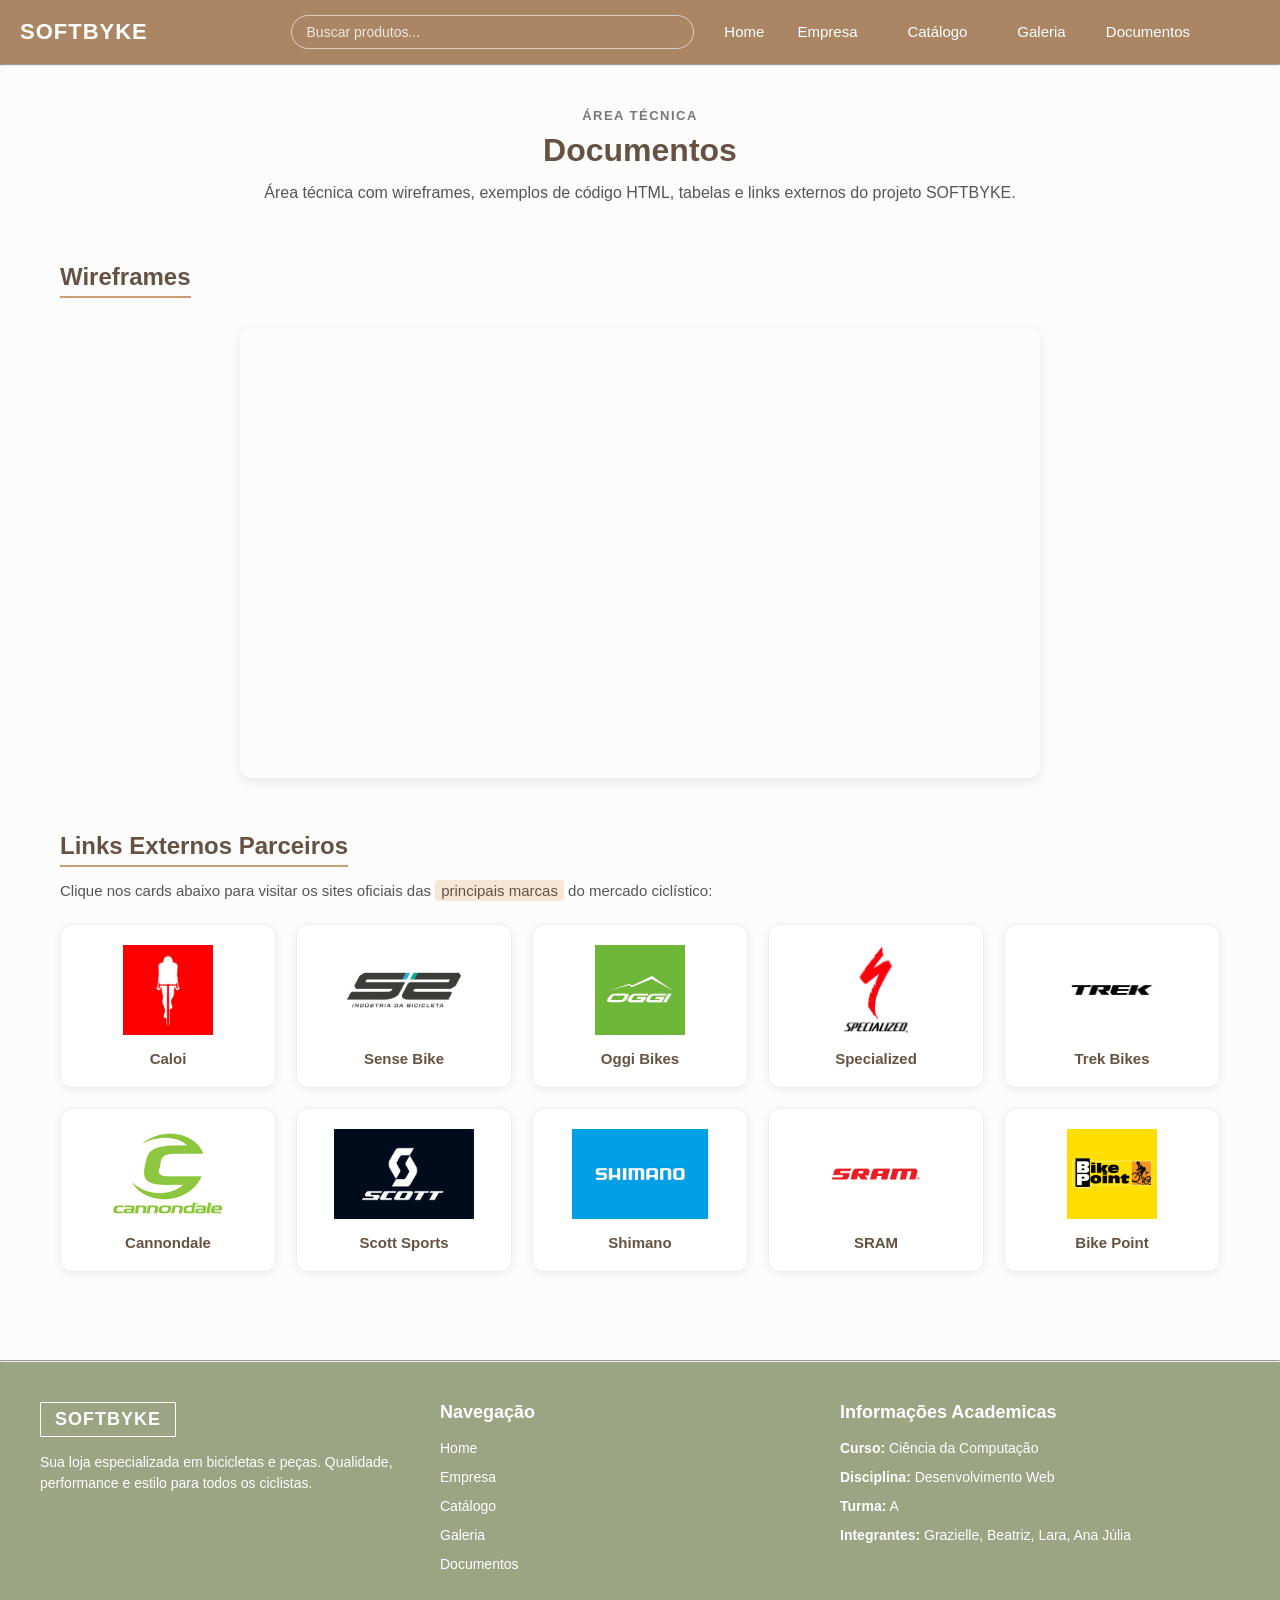
<file: documento.html>
<!DOCTYPE html>
<html lang="pt-br">

<head>
  <meta charset="UTF-8">
  <meta name="viewport" content="width=device-width, initial-scale=1.0">
  <link rel="stylesheet" href="./css/documentos.css">
  <title>Documentos</title>
</head>

<body>
  <!-- DOCUMETOS PAGE -->
  <header class="navbar">
    <table class="navbar-table">
      <tr>
        <td class="navbar-logo">SOFTBYKE</td>

        <td class="navbar-search-cell">
          <form class="navbar-search" role="search">
            <input type="search" name="busca" placeholder="Buscar produtos...">
          </form>
        </td>

        <td class="navbar-link"><a href="../homepage.html">Home</a></td>
        <td class="navbar-link"><a href="empresa.html">Empresa</a></td>
        <td class="navbar-link"><a href="catalogo.html">Catálogo</a></td>
        <td class="navbar-link"><a href="galeria.html">Galeria</a></td>
        <td class="navbar-link"><a href="documento.html">Documentos</a></td>
      </tr>
    </table>
  </header>
  <hr class="navbar-divider">

  <div class="documentos-apresentacao">
    <span class="subtitulo">Área Técnica</span>
    <h1>Documentos</h1>
    <p class="descricao">Área técnica com wireframes, exemplos de código HTML, tabelas e links externos do projeto
      SOFTBYKE.</p>
  </div>
  <br>

  <main class="documentos-container">
    <section id="wireframes">
      <h2>Wireframes</h2>
      <center>
        <iframe style="border: 1px solid rgba(31, 0, 0, 0);" width="800" height="450"
          src="https://embed.figma.com/design/UnBx4OIdU476es0DCQnuf9/SOFTBYKE?node-id=0-1&embed-host=share"
          allowfullscreen></iframe>
        <center>
    </section>

    <section id="linksExternos">
      <h2>Links Externos Parceiros</h2>
      <p>Clique nos cards abaixo para visitar os sites oficiais das <mark>principais marcas</mark> do mercado
        ciclístico:</p>

      <div class="grid-links">
        <a href="https://www.caloi.com" target="_blank" rel="noopener noreferrer" class="card-link">
          <img src="img/logo1.png" alt="Logo Caloi" class="logo-brand">
          <h3>Caloi</h3>
        </a>

        <a href="https://sensebike.com.br" target="_blank" rel="noopener noreferrer" class="card-link">
          <img src="img/logo2.png" alt="Logo Sense Bike" class="logo-brand">
          <h3>Sense Bike</h3>
        </a>

        <a href="https://oggibikes.com.br" target="_blank" rel="noopener noreferrer" class="card-link">
          <img src="img/logo3.jpg" alt="Logo Oggi Bikes" class="logo-brand">
          <h3>Oggi Bikes</h3>
        </a>

        <a href="https://www.specialized.com/br/pt" target="_blank" rel="noopener noreferrer" class="card-link">
          <img src="img/logo4.jpg" alt="Logo Specialized" class="logo-brand">
          <h3>Specialized</h3>
        </a>

        <a href="https://www.trekbikes.com/br/pt_BR" target="_blank" rel="noopener noreferrer" class="card-link">
          <img src="img/logo5.jpg" alt="Logo Trek Bikes" class="logo-brand">
          <h3>Trek Bikes</h3>
        </a>

        <a href="https://www.cannondale.com" target="_blank" rel="noopener noreferrer" class="card-link">
          <img src="img/logo6.png" alt="Logo Cannondale" class="logo-brand">
          <h3>Cannondale</h3>
        </a>

        <a href="https://www.scott-sports.com/br/pt" target="_blank" rel="noopener noreferrer" class="card-link">
          <img src="img/logo7.jpg" alt="Logo Scott Sports" class="logo-brand">
          <h3>Scott Sports</h3>
        </a>

        <a href="https://bike.shimano.com" target="_blank" rel="noopener noreferrer" class="card-link">
          <img src="img/logo8.avif" alt="Logo Shimano" class="logo-brand">
          <h3>Shimano</h3>
        </a>

        <a href="https://www.sram.com" target="_blank" rel="noopener noreferrer" class="card-link">
          <img src="img/logo9.png" alt="Logo SRAM" class="logo-brand">
          <h3>SRAM</h3>
        </a>

        <a href="https://www.bikepointsc.com.br/?srsltid=AfmBOopUx2RX1XcSiCEwFt7PXuUDuED0mw6io7BbUPau1NGDQSOhRjpY"
          target="_blank" rel="noopener noreferrer" class="card-link">
          <img src="img/logo10.png" alt="Logo Bike Point" class="logo-brand">
          <h3>Bike Point</h3>
        </a>
      </div>
    </section>
  </main>
  <br>

  <hr>
  <footer class="footer">
    <table width="100%" class="footer-table">
      <tr valign="top">
        <td width="33%">
          <table border="1" cellpadding="6" class="footer-logo-table">
            <tr>
              <td>SOFTBYKE</td>
            </tr>
          </table>
          <p class="footer-description">Sua loja especializada em bicicletas e peças. Qualidade, <br>performance
            e estilo para todos os ciclistas.</p>
        </td>

        <td width="33%">
          <h3>Navegação</h3>
          <ul>
            <li><a href="homepage.html">Home</a></li>
            <li><a href="empresa.html">Empresa</a></li>
            <li><a href="catalogo.html">Catálogo</a></li>
            <li><a href="galeria.html">Galeria</a></li>
            <li><a href="documento.html">Documentos</a></li>
          </ul>
        </td>

        <td width="33%">
          <h3>Informações Academicas</h3>
          <ul>
            <li><strong>Curso:</strong> Ciência da Computação</li>
            <li><strong>Disciplina:</strong> Desenvolvimento Web</li>
            <li><strong>Turma:</strong> A</li>
            <li><strong>Integrantes:</strong> Grazielle, Beatriz, Lara, Ana Júlia</li>
          </ul>
        </td>
      </tr>
    </table>
  </footer>
</body>

</html>
</file>
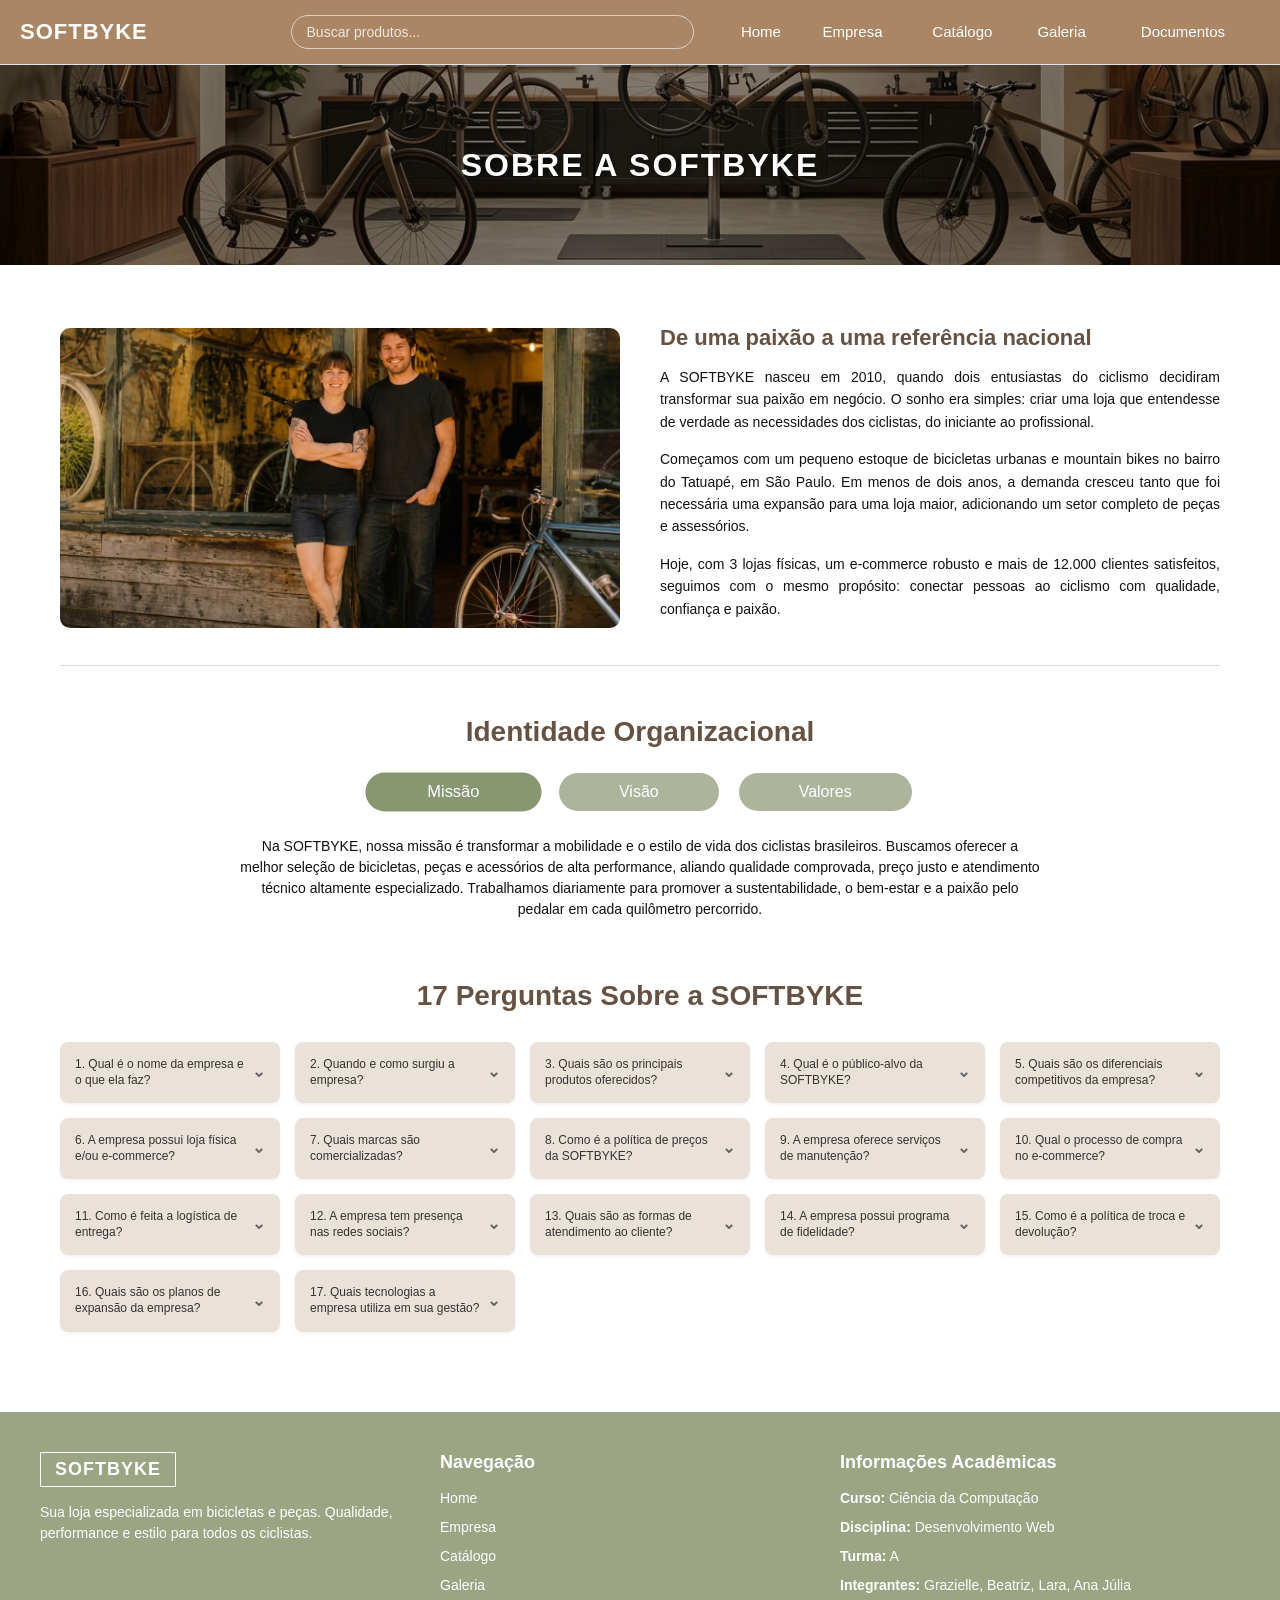
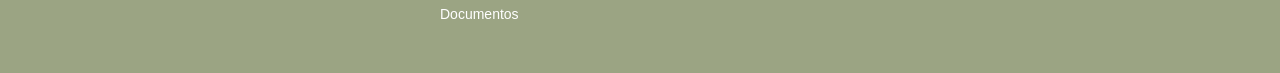
<file: empresa.html>
<!DOCTYPE html>
<html lang="pt-br">

<head>
    <meta charset="UTF-8">
    <meta name="viewport" content="width=device-width, initial-scale=1.0">
    <title>SOFTBYKE</title>
    <link rel="stylesheet" href="./css/estilo_empresa.css">
    <script src="./js/script.js" defer></script>
</head>

<body>

    <!-- Cabeçalho -->
    <header class="navbar">
        <table class="navbar-table">
            <tr>
                <td class="navbar-logo">SOFTBYKE</td>

                <td class="navbar-search-cell">
                    <form class="navbar-search" role="search">
                        <input type="search" name="busca" placeholder="Buscar produtos...">
                    </form>
                </td>

                <td class="navbar-link"><a href="homepage.html">Home</a></td>
                <td class="navbar-link"><a href="empresa.html">Empresa</a></td>
                <td class="navbar-link"><a href="catalogo.html">Catálogo</a></td>
                <td class="navbar-link"><a href="galeria.html">Galeria</a></td>
                <td class="navbar-link"><a href="documento.html">Documentos</a></td>
            </tr>
        </table>
    </header>
    <hr class="navbar-divider">

    <!-- Conteúdo Principal -->
    <!-- Banner Full Width  -->
    <div class="sobre-banner">
        <img src="./img/imagens_empresa/imagem_oficina_banner.jpg" alt="Oficina SOFTBYKE">
        <h1 class="banner-title">SOBRE A SOFTBYKE</h1>
    </div>

    <main class="main-content">
        <!-- Seção: Sobre -->
        <section class="sobre-section">

            <div class="sobre-container">
                <div class="sobre-imagem">
                    <img src="./img/imagens_empresa/imagem_fundadores.jpg" alt="Oficina Softbyke">
                </div>
                <div class="sobre-texto" align="justify">
                    <h2>De uma paixão a uma referência nacional</h2>
                    <p>A SOFTBYKE nasceu em 2010, quando dois entusiastas do ciclismo decidiram transformar sua paixão
                        em negócio. O sonho era simples: criar uma loja que entendesse de verdade as necessidades dos
                        ciclistas, do iniciante ao profissional.</p>
                    <p>Começamos com um pequeno estoque de bicicletas urbanas e mountain bikes no bairro do Tatuapé, em
                        São Paulo. Em menos de dois anos, a demanda cresceu tanto que foi necessária uma expansão para
                        uma loja maior, adicionando um setor completo de peças e assessórios.</p>
                    <p>Hoje, com 3 lojas físicas, um e-commerce robusto e mais de 12.000 clientes satisfeitos, seguimos
                        com o mesmo propósito: conectar pessoas ao ciclismo com qualidade, confiança e paixão.</p>
                </div>
            </div>

            <hr class="divider">
        </section>

        <!-- Seção: Identidade Organizacional -->
        <section class="identidade-section">
            <h2 class="section-title">Identidade Organizacional</h2>

            <div class="identidade-container">
                <input type="radio" name="tab-identidade" id="tab-missao" class="tab-radio" checked>
                <input type="radio" name="tab-identidade" id="tab-visao" class="tab-radio">
                <input type="radio" name="tab-identidade" id="tab-valores" class="tab-radio">

                <div class="tabs-container">
                    <label for="tab-missao" class="tab tab-missao-lbl">Missão</label>
                    <label for="tab-visao" class="tab tab-visao-lbl">Visão</label>
                    <label for="tab-valores" class="tab tab-valores-lbl">Valores</label>
                </div>

                <p class="tab-description text-missao">
                    Na SOFTBYKE, nossa missão é transformar a mobilidade e o estilo de vida dos ciclistas
                    brasileiros.
                    Buscamos oferecer a melhor seleção de bicicletas, peças e acessórios de alta performance,
                    aliando
                    qualidade comprovada, preço justo e atendimento técnico altamente especializado. Trabalhamos
                    diariamente para promover a sustentabilidade, o bem-estar e a paixão pelo pedalar em cada
                    quilômetro
                    percorrido.
                </p>
                <p class="tab-description text-visao">
                    Ser reconhecida até 2030 como a maior referência em e-commerce e lojas de ciclismo no Brasil.
                    Queremos liderar o mercado nacional através da constante inovação tecnológica, diversidade no
                    catálogo de produtos e excelência máxima na experiência do cliente, consolidando a marca
                    SOFTBYKE
                    como sinônimo de confiança, comunidade e incentivo ao esporte.
                </p>
                <p class="tab-description text-valores">
                    Vivemos o ciclismo com paixão, selecionando cada bicicleta e peça com rigor para garantir
                    segurança
                    e durabilidade, enquanto oferecemos consultoria técnica humanizada que atende às reais
                    necessidades
                    de cada ciclista. Acreditamos na mobilidade sustentável e no transporte limpo, conduzindo nossas
                    relações com clientes, parceiros e colaboradores sempre com transparência, ética e respeito
                    mútuo.
                </p>
            </div>
        </section>

        <!-- Seção: FAQ / Perguntas -->
        <section class="faq-section">
            <h2 class="section-title">17 Perguntas Sobre a SOFTBYKE</h2>

            <div class="faq-grid">
                <details class="faq-item">
                    <summary class="faq-header">
                        <span>1. Qual é o nome da empresa e o que ela faz?</span>
                        <span class="arrow">⌄</span>
                    </summary>
                    <p class="faq-answer">A SOFTBYKE é uma empresa especializada na venda de bicicletas, peças
                        e acessórios para ciclismo urbano e esportivo.</p>
                </details>

                <details class="faq-item">
                    <summary class="faq-header">
                        <span>2. Quando e como surgiu a empresa?</span>
                        <span class="arrow">⌄</span>
                    </summary>
                    <p class="faq-answer">Surgiu em 2010, fundada por dois entusiastas do ciclismo que decidiram unir
                        tecnologia e paixão por pedalar.</p>
                </details>

                <details class="faq-item">
                    <summary class="faq-header">
                        <span>3. Quais são os principais produtos oferecidos?</span>
                        <span class="arrow">⌄</span>
                    </summary>
                    <p class="faq-answer">Bicicletas urbanas, elétricas, mountain bike e speed, além de capacetes,
                        roupas técnicas e peças de reposição.</p>
                </details>

                <details class="faq-item">
                    <summary class="faq-header">
                        <span>4. Qual é o público-alvo da SOFTBYKE?</span>
                        <span class="arrow">⌄</span>
                    </summary>
                    <p class="faq-answer">Ciclistas urbanos, esportistas amadores e profissionais, e famílias que
                        buscam opções de lazer e mobilidade sustentável.</p>
                </details>

                <details class="faq-item">
                    <summary class="faq-header">
                        <span>5. Quais são os diferenciais competitivos da empresa?</span>
                        <span class="arrow">⌄</span>
                    </summary>
                    <p class="faq-answer">Atendimento consultivo especializado, garantia estendida e uso de
                        tecnologia para personalizar a experiência de compra.</p>
                </details>

                <details class="faq-item">
                    <summary class="faq-header">
                        <span>6. A empresa possui loja física e/ou e-commerce?</span>
                        <span class="arrow">⌄</span>
                    </summary>
                    <p class="faq-answer">Possui tanto lojas físicas em três capitais quanto uma plataforma de
                        e-commerce nacional.</p>
                </details>

                <details class="faq-item">
                    <summary class="faq-header">
                        <span>7. Quais marcas são comercializadas?</span>
                        <span class="arrow">⌄</span>
                    </summary>
                    <p class="faq-answer">Comercializa marcas próprias e parcerias com fabricantes reconhecidos como
                        Caloi, Trek e Specialized.</p>
                </details>

                <details class="faq-item">
                    <summary class="faq-header">
                        <span>8. Como é a política de preços da SOFTBYKE?</span>
                        <span class="arrow">⌄</span>
                    </summary>
                    <p class="faq-answer">Trabalha com preços competitivos e parcelamento facilitado, além de
                        promoções sazonais.</p>
                </details>

                <details class="faq-item">
                    <summary class="faq-header">
                        <span>9. A empresa oferece serviços de manutenção?</span>
                        <span class="arrow">⌄</span>
                    </summary>
                    <p class="faq-answer">Sim, oferece serviços de manutenção, revisão e montagem em suas lojas
                        físicas e pontos parceiros.</p>
                </details>

                <details class="faq-item">
                    <summary class="faq-header">
                        <span>10. Qual o processo de compra no e-commerce?</span>
                        <span class="arrow">⌄</span>
                    </summary>
                    <p class="faq-answer">O cliente escolhe o produto, pode simular financiamento, finaliza a compra
                        online e escolhe entre retirada em loja ou entrega.</p>
                </details>

                <details class="faq-item">
                    <summary class="faq-header">
                        <span>11. Como é feita a logística de entrega?</span>
                        <span class="arrow">⌄</span>
                    </summary>
                    <p class="faq-answer">A entrega é feita por transportadoras parceiras, com rastreamento em tempo
                        real e prazo médio de 5 a 10 dias úteis.</p>
                </details>

                <details class="faq-item">
                    <summary class="faq-header">
                        <span>12. A empresa tem presença nas redes sociais?</span>
                        <span class="arrow">⌄</span>
                    </summary>
                    <p class="faq-answer">Sim, está presente no Instagram, Facebook, YouTube e TikTok, com conteúdo
                        sobre ciclismo e novidades.</p>
                </details>

                <details class="faq-item">
                    <summary class="faq-header">
                        <span>13. Quais são as formas de atendimento ao cliente?</span>
                        <span class="arrow">⌄</span>
                    </summary>
                    <p class="faq-answer">Atendimento via chat online, WhatsApp, telefone e e-mail, além de suporte
                        presencial nas lojas.</p>
                </details>

                <details class="faq-item">
                    <summary class="faq-header">
                        <span>14. A empresa possui programa de fidelidade?</span>
                        <span class="arrow">⌄</span>
                    </summary>
                    <p class="faq-answer">Sim, o programa "SoftByke Pedal+" oferece pontos por compra que podem ser
                        trocados por descontos e acessórios.</p>
                </details>

                <details class="faq-item">
                    <summary class="faq-header">
                        <span>15. Como é a política de troca e devolução?</span>
                        <span class="arrow">⌄</span>
                    </summary>
                    <p class="faq-answer">Troca e devolução em até 30 dias, conforme o Código de Defesa do
                        Consumidor, com produto em condições originais.</p>
                </details>

                <details class="faq-item">
                    <summary class="faq-header">
                        <span>16. Quais são os planos de expansão da empresa?</span>
                        <span class="arrow">⌄</span>
                    </summary>
                    <p class="faq-answer">Planeja expandir para mais cinco estados nos próximos dois anos e ampliar
                        a linha de bicicletas elétricas.</p>
                </details>

                <details class="faq-item">
                    <summary class="faq-header">
                        <span>17. Quais tecnologias a empresa utiliza em sua gestão?</span>
                        <span class="arrow">⌄</span>
                    </summary>
                    <p class="faq-answer">Utiliza sistemas de ERP integrado, CRM para relacionamento com clientes e
                        inteligência artificial para recomendação de produtos.</p>
                </details>
            </div>
        </section>

    </main>

    <!-- Rodapé -->
    <footer class="footer">
        <table width="100%" class="footer-table">
            <tr valign="top">
                <td width="33%">
                    <table border="1" cellpadding="6" class="footer-logo-table">
                        <tr>
                            <td>SOFTBYKE</td>
                        </tr>
                    </table>
                    <p class="footer-description">Sua loja especializada em bicicletas e peças. Qualidade,
                        <br>performance
                        e estilo para todos os ciclistas.
                    </p>
                </td>

                <td width="33%">
                    <h3>Navegação</h3>
                    <ul>
                        <li><a href="../homepage.html">Home</a></li>
                        <li><a href="empresa.html">Empresa</a></li>
                        <li><a href="catalogo.html">Catálogo</a></li>
                        <li><a href="galeria.html">Galeria</a></li>
                        <li><a href="documento.html">Documentos</a></li>
                    </ul>
                </td>

                <td width="33%">
                    <h3>Informações Acadêmicas</h3>
                    <ul>
                        <li><strong>Curso:</strong> Ciência da Computação</li>
                        <li><strong>Disciplina:</strong> Desenvolvimento Web</li>
                        <li><strong>Turma:</strong> A</li>
                        <li><strong>Integrantes:</strong> Grazielle, Beatriz, Lara, Ana Júlia</li>
                    </ul>
                </td>
            </tr>
        </table>
    </footer>

</body>

</html>
</file>
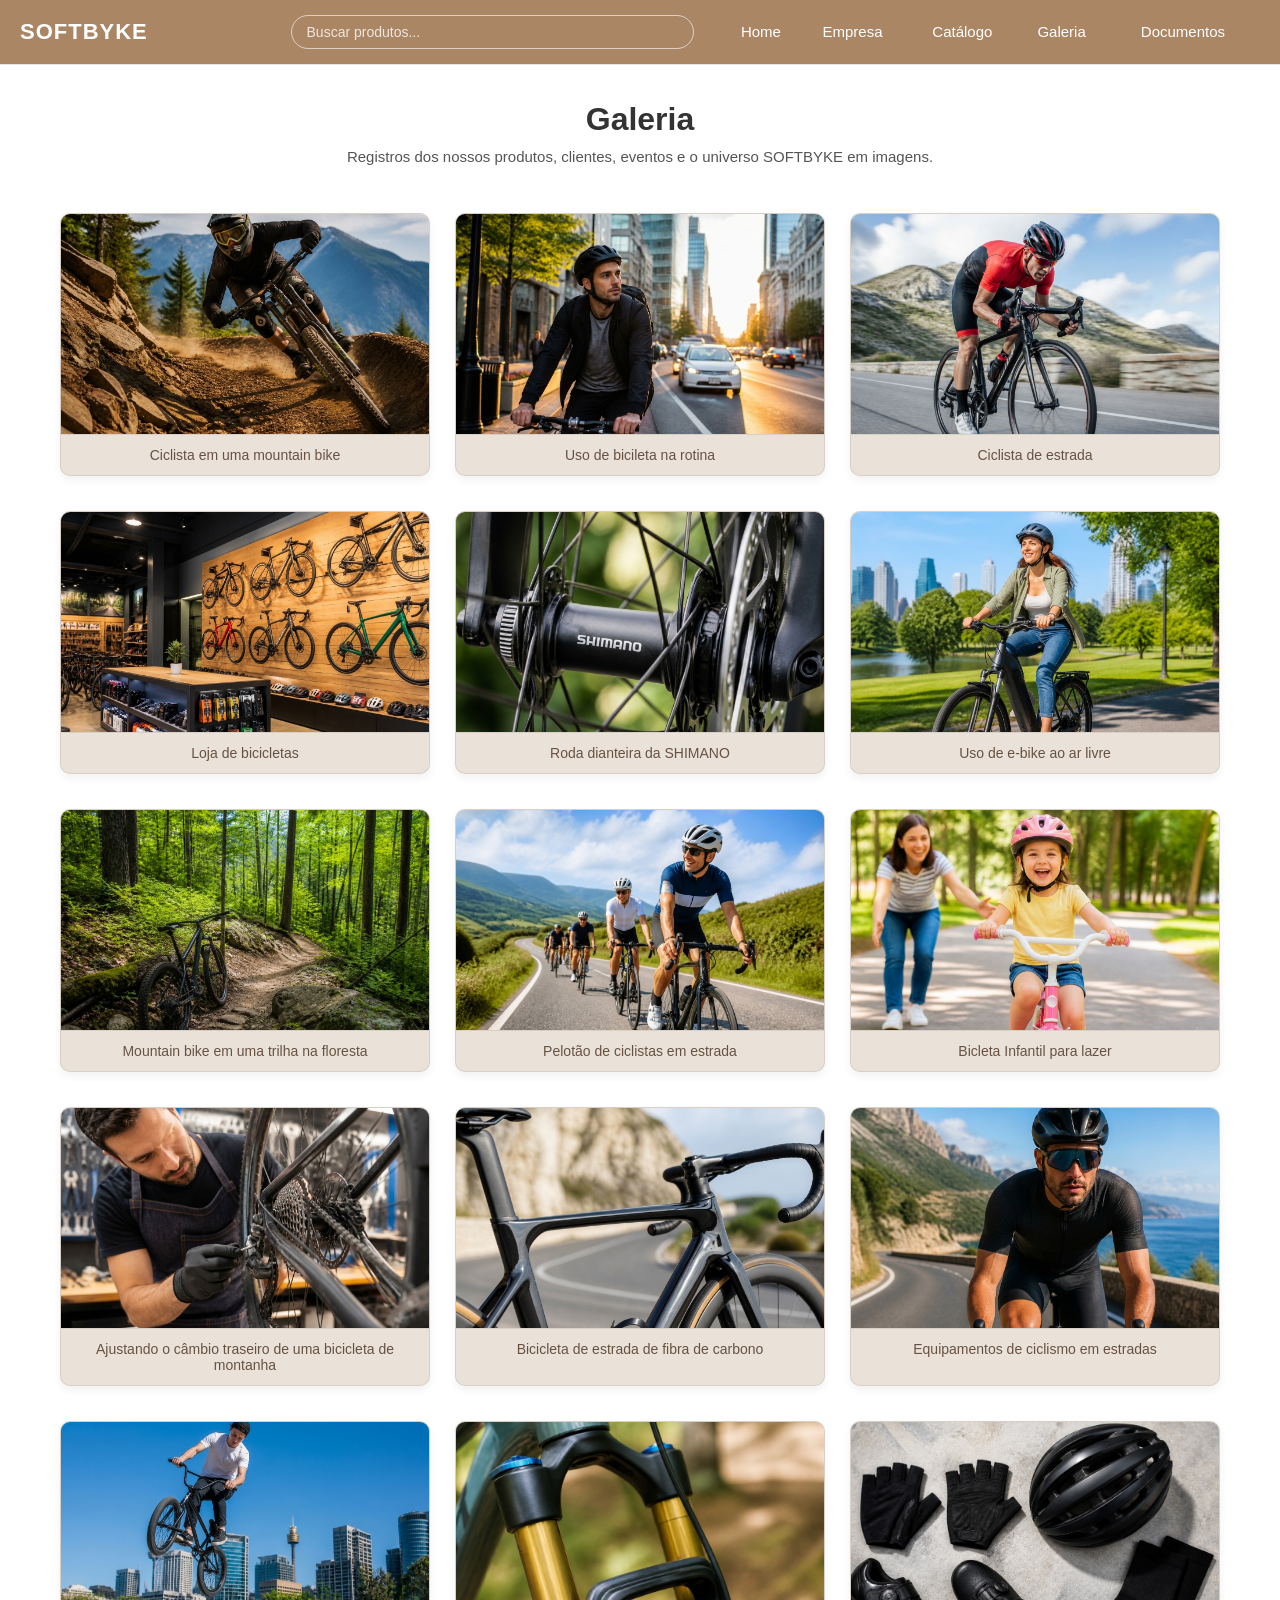
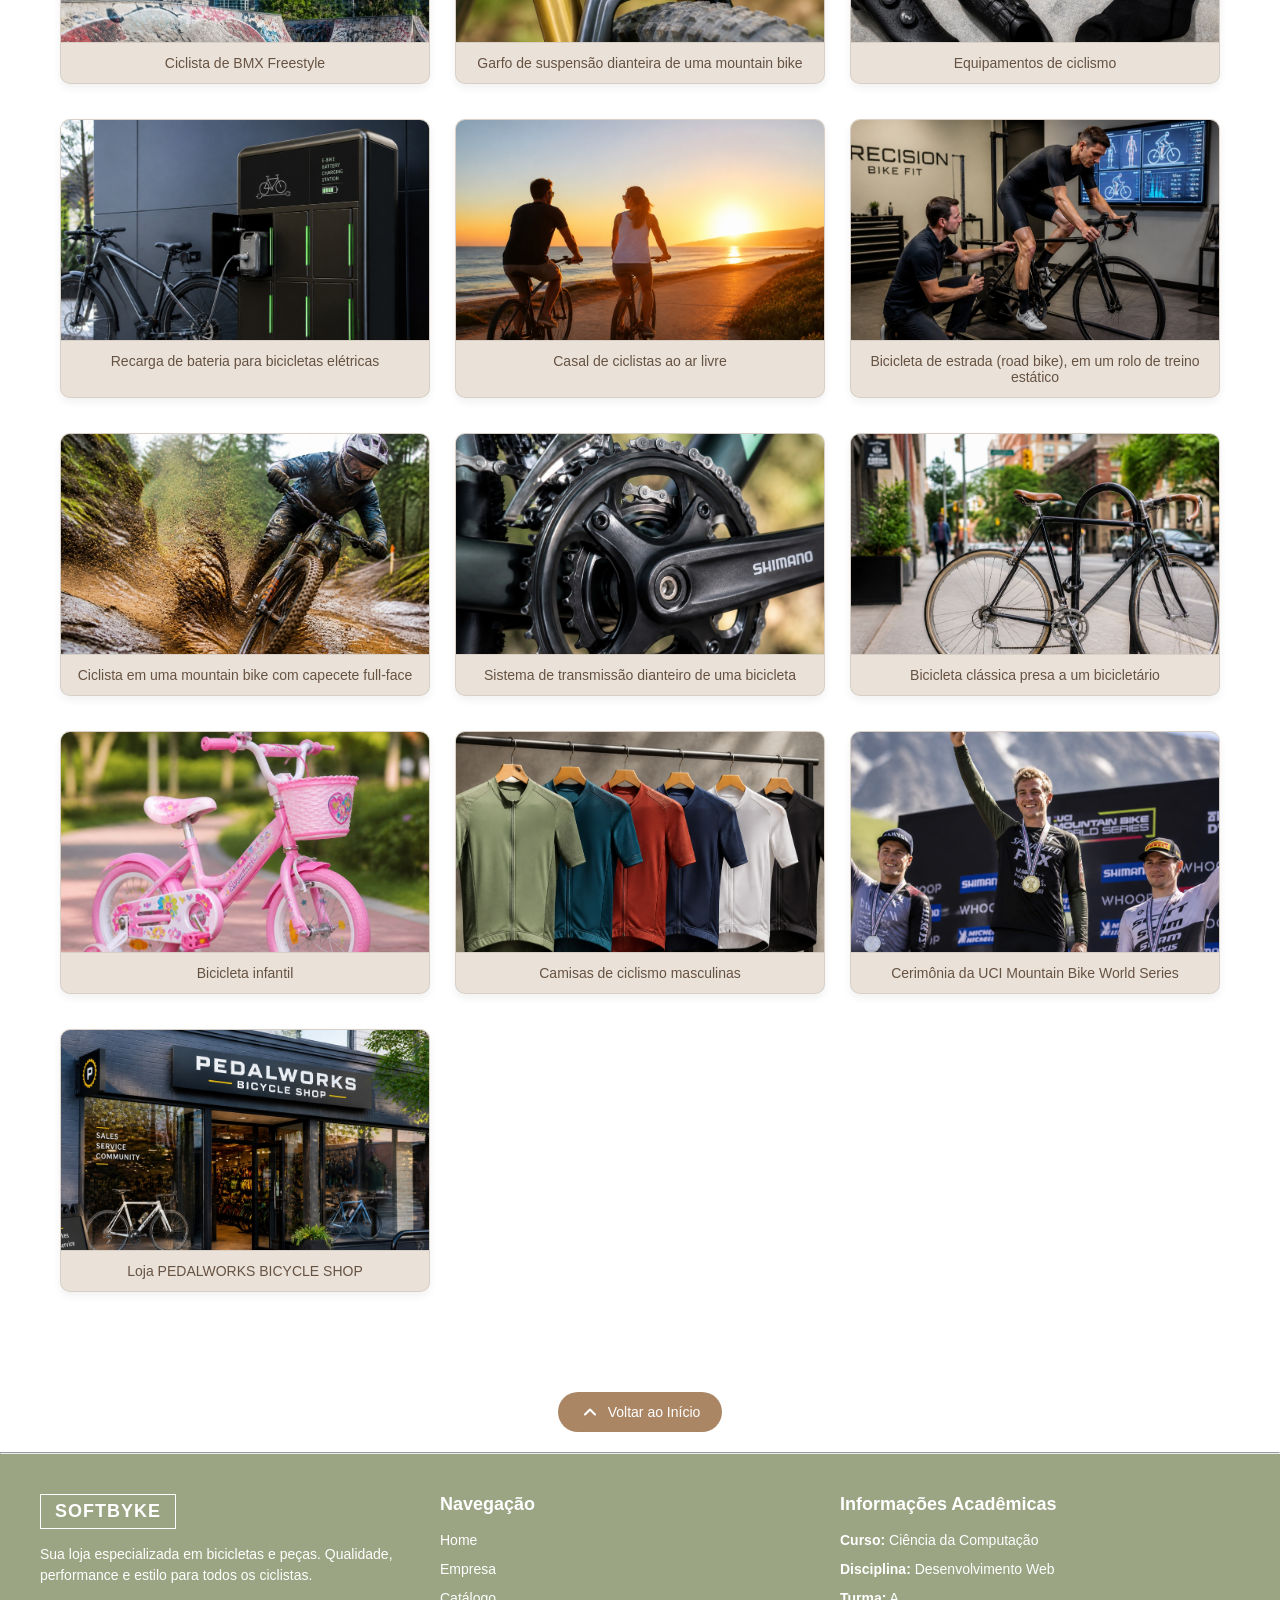
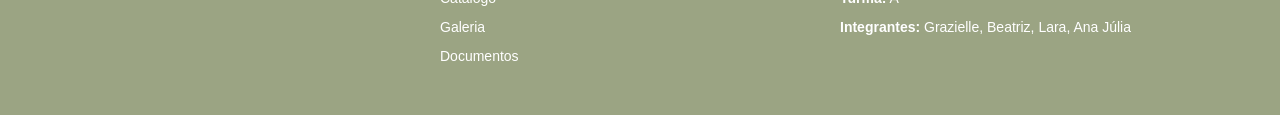
<file: galeria.html>
<!DOCTYPE html>
<html lang="pt-br">

<head>
    <meta charset="UTF-8">
    <meta name="viewport" content="width=device-width, initial-scale=1.0">
    <title>Galeria</title>
    <link rel="stylesheet" href="./css/style.css">
    <script src="./js/script.js" defer></script>
</head>

<body id="topo">
    <!-- GALERIA PAGE -->
    <header class="navbar">
        <table class="navbar-table">
            <tr>
                <td class="navbar-logo">SOFTBYKE</td>

                <td class="navbar-search-cell">
                    <form class="navbar-search" role="search">
                        <input type="search" name="busca" placeholder="Buscar produtos...">
                    </form>
                </td>

                <td class="navbar-link"><a href="homepage.html">Home</a></td>
                <td class="navbar-link"><a href="empresa.html">Empresa</a></td>
                <td class="navbar-link"><a href="catalogo.html">Catálogo</a></td>
                <td class="navbar-link"><a href="galeria.html">Galeria</a></td>
                <td class="navbar-link"><a href="documento.html">Documentos</a></td>
            </tr>
        </table>
    </header>
    <hr class="navbar-divider">
    <div class="galeria-apresentacao">
        <br>
        <br>
        <h1>Galeria</h1>
        <p class="descricao">Registros dos nossos produtos, clientes, eventos e o universo SOFTBYKE em imagens.</p>
    </div>
    <br>
    <main class="galeria-container">
        <div class="grid-galeria">

            <div class="card-foto">
                <img src="./img/foto1.jpg"
                    alt="Um ciclista de mountain bike realiza uma curva acentuada e em alta velocidade em uma trilha de terra batida."
                    width="300">
                <figcaption>Ciclista em uma mountain bike</figcaption>
            </div>

            <div class="card-foto">
                <img src="./img/foto2.jpg" alt="Homem comum andando em sua bicicleta pela cidade." width="300">
                <figcaption>Uso de bicileta na rotina</figcaption>
            </div>

            <div class="card-foto">
                <img src="./img/foto3.jpg"
                    alt="Um ciclista de estrada vestindo uniforme vermelho e preto pedala em alta velocidade por uma rodovia asfaltada. Equipado com capacete e óculos esportivos, ele adota uma postura aerodinâmica debruçado sobre a bicicleta preta, emoldurado por uma paisagem de montanhas e céu ensolarado ao fundo."
                    width="300">
                <figcaption>Ciclista de estrada</figcaption>
            </div>

            <div class="card-foto">
                <img src="./img/foto4.jpg"
                    alt="O interior de uma loja de bicicletas moderna e bem iluminada, com destaque para um painel de madeira clara onde diversas bicicletas estão expostas na parede. Abaixo, alinhados em balcões e prateleiras escuras, capacetes, garrafas e acessórios ciclísticos aparecem organizados de forma impecável."
                    width="300">
                <figcaption>Loja de bicicletas</figcaption>
            </div>

            <div class="card-foto">
                <img src="img/foto5.jpg"
                    alt="Um close-up macro e detalhado do cubo preto fosco de uma roda dianteira de bicicleta, com o logotipo 'SHIMANO' em branco claramente visível. Raios pretos irradiam da peça central, e um rotor de freio a disco prateado e perfurado está posicionado à direita. O fundo é um suave bokeh verde e amarelo de folhagem ao ar livre, criando uma imagem de qualidade profissional."
                    width="300">
                <figcaption>Roda dianteira da SHIMANO</figcaption>
            </div>

            <div class="card-foto">
                <img src="img/foto6.jpg"
                    alt="Jovem sorridente andando de bicicleta elétrica preta em um caminho de parque pavimentado."
                    width="300">
                <figcaption>Uso de e-bike ao ar livre</figcaption>
            </div>

            <div class="card-foto">
                <img src="img/foto7.jpg"
                    alt="Uma mountain bike preta parou em uma trilha de terra tortuosa que se aprofunda em uma densa e vibrante floresta verde, sob a luz filtrada do sol."
                    width="300">
                <figcaption>Mountain bike em uma trilha na floresta</figcaption>
            </div>

            <div class="card-foto">
                <img src="img/foto8.jpg"
                    alt="Um pelotão de ciclistas de estrada navega por uma estrada de montanha sinuosa e cênica em um dia claro e ensolarado."
                    width="300">
                <figcaption>Pelotão de ciclistas em estrada</figcaption>
            </div>

            <div class="card-foto">
                <img src="img/foto9.jpg"
                    alt="Uma menina de capacete rosa ri alegremente em sua bicicleta rosa, enquanto sua mãe sorridente a encoraja com os braços abertos em um parque ensolarado."
                    width="300">
                <figcaption>Bicleta Infantil para lazer</figcaption>
            </div>

            <div class="card-foto">
                <img src="img/foto10.jpg"
                    alt="Close-up de um mecânico de bicicletas focado, vestindo um avental de brim e luvas pretas, ajustando com precisão o câmbio traseiro de uma bicicleta de montanha. Ele usa uma pequena chave Allen para o trabalho. A roda traseira, o cassete e o rotor do freio a disco estão visíveis em primeiro plano, com o fundo desfocado de uma oficina bem equipada e organizada."
                    width="300">
                <figcaption>Ajustando o câmbio traseiro de uma bicicleta de montanha</figcaption>
            </div>

            <div class="card-foto">
                <img src="img/foto11.jpg"
                    alt="Um close-up nítido e aerodinâmico de uma moderna bicicleta de estrada de fibra de carbono preta brilhante. O guidão, o quadro e as rodas com pneus de parede marrom estão em foco, com uma estrada montanhosa sinuosa e falésias de calcário no fundo desfocado."
                    width="300">
                <figcaption>Bicicleta de estrada de fibra de carbono</figcaption>
            </div>

            <div class="card-foto">
                <img src="img/foto12.jpg"
                    alt="Um ciclista focado, vestindo equipamento de ciclismo preto e capacete, pedala ao longo de uma estrada costeira sinuosa com montanhas e o mar ao fundo."
                    width="300">
                <figcaption>Equipamentos de ciclismo em estradas</figcaption>
            </div>

            <div class="card-foto">
                <img src="img/foto13.jpg"
                    alt="Um ciclista de BMX Freestyle realizando uma manobra aérea em uma pista de skate (skatepark). Ele está suspenso no ar com sua bicicleta preta, vestindo uma camiseta branca, calça escura, tênis pretos e um boné virado para trás."
                    width="300">
                <figcaption>Ciclista de BMX Freestyle</figcaption>
            </div>

            <div class="card-foto">
                <img src="img/foto14.png"
                    alt="Close-up detalhado do garfo de suspensão dianteira de uma mountain bike de alta performance."
                    width="300">
                <figcaption>Garfo de suspensão dianteira de uma mountain bike</figcaption>
            </div>

            <div class="card-foto">
                <img src="img/foto15.png"
                    alt="Composição em estilo flat lay mostrando um conjunto de equipamentos de ciclismo de alta performance, todos em um elegante tom preto fosco. Os itens estão organizados sobre uma superfície de concreto ou pedra cinza claro texturizada, criando um forte contraste visual."
                    width="300">
                <figcaption>Equipamentos de ciclismo</figcaption>
            </div>

            <div class="card-foto">
                <img src="img/foto16.png"
                    alt=" Moderna estação de recarga de baterias para bicicletas elétricas (e-bikes) em um ambiente urbano contemporâneo. O totem de recarga possui um design sofisticado em preto fosco e está posicionado em frente a uma parede de painéis escuros."
                    width="300">
                <figcaption>Recarga de bateria para bicicletas elétricas</figcaption>
            </div>

            <div class="card-foto">
                <img src="img/foto17.png"
                    alt=" Casal andando de bicicleta lado a lado durante o pôr do sol em uma ciclovia à beira-mar. A foto é tirada de costas, acompanhando o movimento dos ciclistas em direção à luz do sol."
                    width="300">
                <figcaption>Casal de ciclistas ao ar livre</figcaption>
            </div>

            <div class="card-foto">
                <img src="img/foto18.png"
                    alt=" Sessão profissional de Bike Fit, um processo de ajuste personalizado da bicicleta para melhorar o desempenho e o conforto do ciclista. A sessão ocorre em um estúdio especializado e moderno, com paredes cinzas e a inscrição 'PRECISION BIKE FIT' ao fundo."
                    width="300">
                <figcaption>Bicicleta de estrada (road bike), em um rolo de treino estático</figcaption>
            </div>

            <div class="card-foto">
                <img src="img/foto19.png"
                    alt="Cena de ação extrema onde um ciclista de mountain bike avança em alta velocidade por uma trilha na lama. A foto transmite uma forte sensação de movimento e adrenalina."
                    width="300">
                <figcaption>Ciclista em uma mountain bike com capecete full-face </figcaption>
            </div>

            <div class="card-foto">
                <img src="img/foto20.png"
                    alt="Close-up detalhado do sistema de transmissão dianteiro de uma bicicleta, com foco principal no pedivela e nas coroas."
                    width="300">
                <figcaption>Sistema de transmissão dianteiro de uma bicicleta</figcaption>
            </div>

            <div class="card-foto">
                <img src="img/foto21.png"
                    alt=" Bicicleta clássica de estilo vintage presa a um bicicletário metálico em forma de 'U' invertido, localizada na calçada de uma rua urbana movimentada. "
                    width="300">
                <figcaption>Bicicleta clássica presa a um bicicletário</figcaption>
            </div>

            <div class="card-foto">
                <img src="img/foto22.png"
                    alt=" Bicicleta infantil de cor rosa brilhante, projetada para crianças pequenas que estão aprendendo a pedalar. Ela está estacionada sobre uma calçada pavimentada em um parque ou área externa arborizada."
                    width="300">
                <figcaption>Bicicleta infantil</figcaption>
            </div>

            <div class="card-foto">
                <img src="img/foto23.png"
                    alt=" Fileira de camisas de ciclismo masculinas de alta performance organizadas em cabides de madeira em uma arara de roupas preta. As peças possuem um design minimalista e moderno, sem estampas grandes ou logotipos aparentes."
                    width="300">
                <figcaption>Camisas de ciclismo masculinas</figcaption>
            </div>

            <div class="card-foto">
                <img src="img/foto24.png"
                    alt="Cerimônia de pódio de uma competição da UCI Mountain Bike World Series, com três atletas celebrando suas conquistas."
                    width="300">
                <figcaption>Cerimônia da UCI Mountain Bike World Series</figcaption>
            </div>

            <div class="card-foto">
                <img src="img/foto25.png"
                    alt="Fachada moderna de uma loja de bicicletas chamada 'PEDALWORKS BICYCLE SHOP'. A loja possui uma identidade visual sofisticada, com acabamento em tons de preto e cinza-escuro."
                    width="300">
                <figcaption>Loja PEDALWORKS BICYCLE SHOP</figcaption>
            </div>
        </div>
    </main>

    <div class="voltar-topo-container">
        <center>
            <a href="#topo" id="btnVoltarTopo" class="btn-voltar-topo">
                <svg xmlns="http://www.w3.org/2000/svg" width="20" height="20" viewBox="0 0 24 24" fill="none"
                    stroke="currentColor" stroke-width="2.5" stroke-linecap="round" stroke-linejoin="round">
                    <polyline points="18 15 12 9 6 15"></polyline>
                </svg>
                <span>Voltar ao Início</span>
            </a>
            <center>
    </div>
    <hr>
    <footer class="footer">
        <table width="100%" class="footer-table">
            <tr valign="top">
                <td width="33%">
                    <table border="1" cellpadding="6" class="footer-logo-table">
                        <tr>
                            <td>SOFTBYKE</td>
                        </tr>
                    </table>
                    <p class="footer-description">Sua loja especializada em bicicletas e peças. Qualidade,
                        <br>performance
                        e estilo para todos os ciclistas.</p>
                </td>

                <td width="33%">
                    <h3>Navegação</h3>
                    <ul>
                        <li><a href="../homepage.html">Home</a></li>
                        <li><a href="empresa.html">Empresa</a></li>
                        <li><a href="catalogo.html">Catálogo</a></li>
                        <li><a href="galeria.html">Galeria</a></li>
                        <li><a href="documento.html">Documentos</a></li>
                    </ul>
                </td>

                <td width="33%">
                    <h3>Informações Acadêmicas</h3>
                    <ul>
                        <li><strong>Curso:</strong> Ciência da Computação</li>
                        <li><strong>Disciplina:</strong> Desenvolvimento Web</li>
                        <li><strong>Turma:</strong> A</li>
                        <li><strong>Integrantes:</strong> Grazielle, Beatriz, Lara, Ana Júlia</li>
                    </ul>
                </td>
            </tr>
        </table>
    </footer>
</body>

</html>
</file>
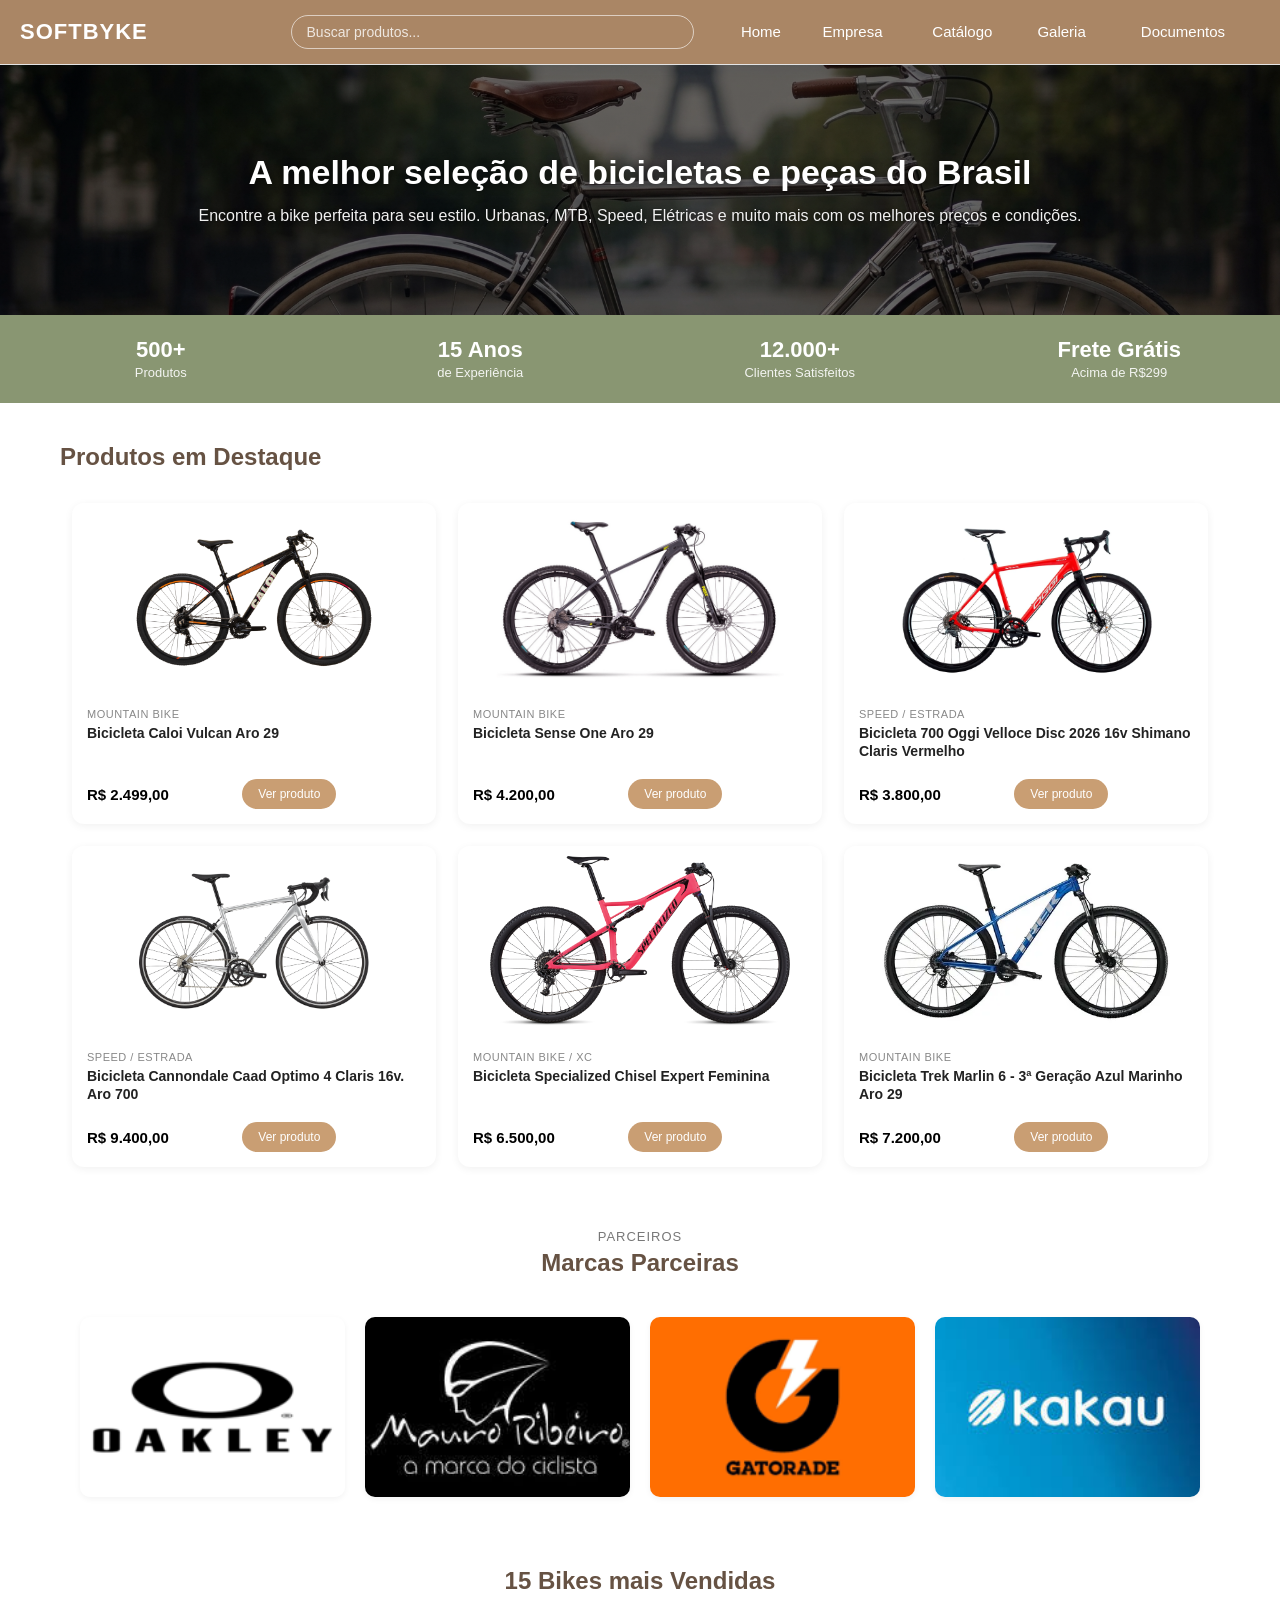
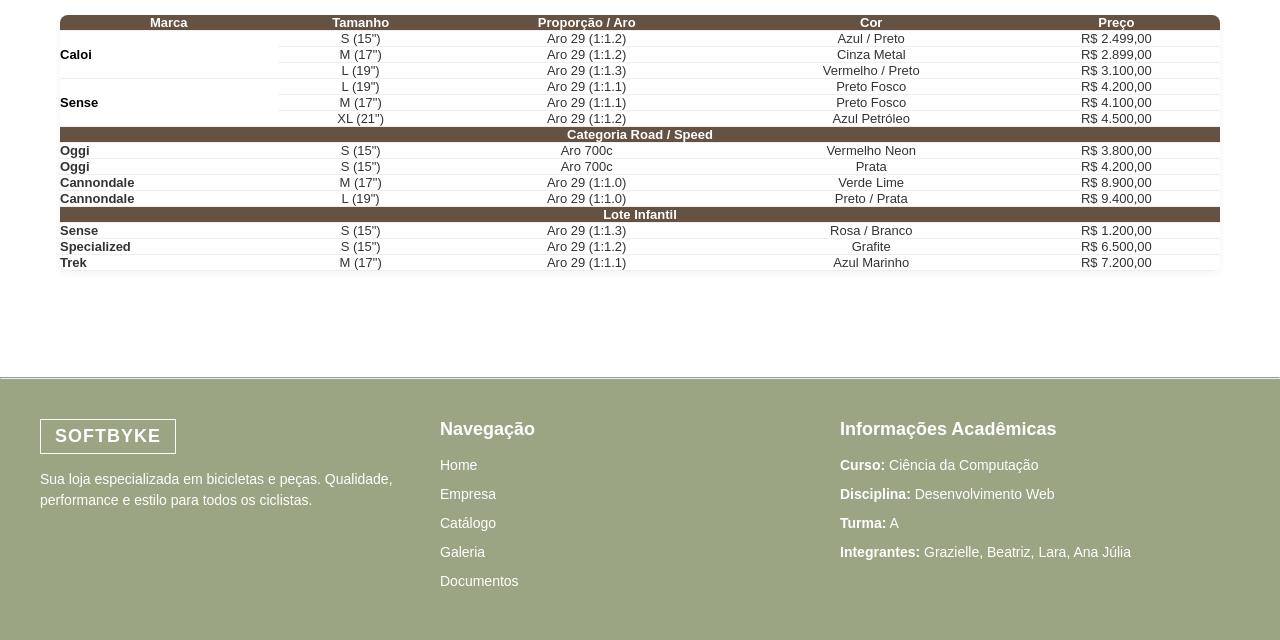
<file: homepage.html>
<!DOCTYPE html>
<html lang="pt-br">

<head>
    <meta charset="UTF-8">
    <meta name="viewport" content="width=device-width, initial-scale=1.0">
    <title>Home Page</title>

    <link rel="stylesheet" href="./css/homepage.css">

    <style>

    </style>
</head>

<body>

    <!-- ===================== NAVBAR ===================== -->
    <header class="navbar">
        <table class="navbar-table">
            <tr>
                <td class="navbar-logo">SOFTBYKE</td>

                <td class="navbar-search-cell">
                    <form class="navbar-search" role="search">
                        <input type="search" name="busca" placeholder="Buscar produtos...">
                    </form>
                </td>

                <td class="navbar-link"><a href="homepage.html">Home</a></td>
                <td class="navbar-link"><a href="empresa.html">Empresa</a></td>
                <td class="navbar-link"><a href="catalogo.html">Catálogo</a></td>
                <td class="navbar-link"><a href="galeria.html">Galeria</a></td>
                <td class="navbar-link"><a href="documento.html">Documentos</a></td>
            </tr>
        </table>
    </header>
    <hr class="navbar-divider">
    <!-- ===================== HERO ===================== -->
    <section class="hero-banner">
        <div class="hero-content">
            <h1 class="hero-title">A melhor seleção de bicicletas e peças do Brasil</h1>
            <p class="hero-subtitle">Encontre a bike perfeita para seu estilo. Urbanas, MTB, Speed, Elétricas e muito
                mais
                com os melhores preços e condições.</p>
        </div>
    </section>

    <section class="hero2">
        <table width="100%">
            <tr align="center">
                <td width="25%">
                    <b><span class="stat-number">500+</span></b><br>
                    <span class="stat-label">Produtos</span>
                </td>
                <td width="25%">
                    <b><span class="stat-number">15 Anos</span></b><br>
                    <span class="stat-label">de Experiência</span>
                </td>
                <td width="25%">
                    <b><span class="stat-number">12.000+</span></b><br>
                    <span class="stat-label">Clientes Satisfeitos</span>
                </td>
                <td width="25%">
                    <b><span class="stat-number">Frete Grátis</span></b><br>
                    <span class="stat-label">Acima de R$299</span>
                </td>
            </tr>
        </table>
    </section>

    <main class="main-content">
        <!-- ===================== PRODUTOS EM DESTAQUE ===================== -->
        <section class="featured-products">
            <h4 class="section-title">Produtos em Destaque</h4>

            <div class="products-grid">
                <table width="100%">
                    <tr>
                        <td width="33%">
                            <article class="product-card">
                                <div class="product-image-container">
                                    <img src="img/bicicletas-destaque/Caloi-29-Comp-PTO-Lateral-1600x1066.png.webp"
                                        alt="Bicicleta Urbana Pro" class="product-image">
                                </div>
                                <div class="product-info">
                                    <span class="product-category">Mountain Bike</span>
                                    <h4 class="product-name">Bicicleta Caloi Vulcan Aro 29</h4>
                                    <table>
                                        <tr>
                                            <td>
                                                <p class="product-price">R$ 2.499,00</p>
                                            </td>
                                            <td>
                                                <form action="../paginas-produtos/pagina-do-produto.html">
                                                    <input type="submit" name="btnProduto" value="Ver produto"
                                                        class="btn-ver-produto">
                                                </form>
                                            </td>
                                        </tr>
                                    </table>
                                </div>
                            </article>
                        </td>

                        <td width="33%">
                            <article class="product-card">
                                <div class="product-image-container">
                                    <img src="img/bicicletas-destaque/senseAro29.png" alt="Bicicleta Urbana Pro"
                                        class="product-image">
                                </div>
                                <div class="product-info">
                                    <span class="product-category">Mountain Bike</span>
                                    <h4 class="product-name">Bicicleta Sense One Aro 29</h4>
                                    <table>
                                        <tr>
                                            <td>
                                                <p class="product-price">R$ 4.200,00</p>
                                            </td>
                                            <td>
                                                <form action="../paginas-produtos/pagina-do-produto2.html">
                                                    <input type="submit" name="btnProduto" value="Ver produto"
                                                        class="btn-ver-produto">
                                                </form>
                                            </td>
                                        </tr>
                                    </table>
                                </div>
                            </article>
                        </td>

                        <td width="33%">
                            <article class="product-card">
                                <div class="product-image-container">
                                    <img src="img/bicicletas-destaque/produto-bicicleta-aro-700-oggi-velloce-disc-claris-16v-2026-6073505994.webp"
                                        alt="Bicicleta Urbana Pro" class="product-image">
                                </div>
                                <div class="product-info">
                                    <span class="product-category">Speed / Estrada</span>
                                    <h4 class="product-name">Bicicleta 700 Oggi Velloce Disc 2026 16v Shimano Claris
                                        Vermelho</h4>
                                    <table>
                                        <tr>
                                            <td>
                                                <p class="product-price">R$ 3.800,00</p>
                                            </td>
                                            <td>
                                                <form action="../paginas-produtos/pagina-do-produto3.html">
                                                    <input type="submit" name="btnProduto" value="Ver produto"
                                                        class="btn-ver-produto">
                                                </form>
                                            </td>
                                        </tr>
                                    </table>
                                </div>
                            </article>
                        </td>
                    </tr>

                    <tr>
                        <td width="33%">
                            <article class="product-card">
                                <div class="product-image-container">
                                    <img src="img/bicicletas-destaque/bicicleta-cannondale-caad-optimo-4-16v-aro-700-66a3b8cd627d7.png"
                                        alt="Bicicleta Urbana Pro" class="product-image">
                                </div>
                                <div class="product-info">
                                    <span class="product-category">Speed / Estrada</span>
                                    <h4 class="product-name">Bicicleta Cannondale Caad Optimo 4 Claris 16v. Aro 700</h4>
                                    <table>
                                        <tr>
                                            <td>
                                                <p class="product-price">R$ 9.400,00</p>
                                            </td>
                                            <td>
                                                <form action="../paginas-produtos/pagina-do-produto4.html">
                                                    <input type="submit" name="btnProduto" value="Ver produto"
                                                        class="btn-ver-produto">
                                                </form>
                                            </td>
                                        </tr>
                                    </table>
                                </div>
                            </article>
                        </td>

                        <td width="33%">
                            <article class="product-card">
                                <div class="product-image-container">
                                    <img src="img/bicicletas-destaque/specialized.png" alt="Bicicleta Urbana Pro"
                                        class="product-image">
                                </div>
                                <div class="product-info">
                                    <span class="product-category">Mountain Bike / XC</span>
                                    <h4 class="product-name">Bicicleta Specialized Chisel Expert Feminina</h4>
                                    <table>
                                        <tr>
                                            <td>
                                                <p class="product-price">R$ 6.500,00</p>
                                            </td>
                                            <td>
                                                <form action="../paginas-produtos/pagina-do-produto5.html">
                                                    <input type="submit" name="btnProduto" value="Ver produto"
                                                        class="btn-ver-produto">
                                                </form>
                                            </td>
                                        </tr>
                                    </table>
                                </div>
                            </article>
                        </td>

                        <td width="33%">
                            <article class="product-card">
                                <div class="product-image-container">
                                    <img src="img/bicicletas-destaque/D_NQ_NP_825098-MLU77101196666_062024-O.webp"
                                        alt="Bicicleta Urbana Pro" class="product-image">
                                </div>
                                <div class="product-info">
                                    <span class="product-category">Mountain Bike</span>
                                    <h4 class="product-name">Bicicleta Trek Marlin 6 - 3ª Geração Azul Marinho Aro 29
                                    </h4>
                                    <table>
                                        <tr>
                                            <td>
                                                <p class="product-price">R$ 7.200,00</p>
                                            </td>
                                            <td>
                                                <form action="../paginas-produtos/pagina-do-produto6.html">
                                                    <input type="submit" name="btnProduto" value="Ver produto"
                                                        class="btn-ver-produto">
                                                </form>
                                            </td>
                                        </tr>
                                    </table>
                                </div>
                            </article>
                        </td>
                    </tr>
                </table>
            </div>
        </section>

        <!-- ===================== PARCEIROS ===================== -->
        <section class="partners">
            <p class="partners-tagline" align="center">Parceiros</p>
            <h4 class="section-title" align="center">Marcas Parceiras</h4>

            <div class="partners-grid">
                <table width="100%" cellspacing="20" border="0">
                    <tr>
                        <td width="25%" align="center">
                            <div class="card-propaganda">
                                <a href="https://www.oakley.com/pt-br" target="_blank">
                                    <img src="img/imagens_patrocinio/images.png" alt="Propaganda Oakley">
                                </a>
                            </div>
                        </td>
                        <td width="25%" align="center">
                            <div class="card-propaganda">
                                <a href="https://mauroribeirosports.com.br/" target="_blank">
                                    <img src="img/imagens_patrocinio/2.jpg" alt="Propaganda Mauro Ribeiro">
                                </a>
                            </div>
                        </td>
                        <td width="25%" align="center">
                            <div class="card-propaganda">
                                <a href="https://www.gatorade.lat/br" target="_blank">
                                    <img src="img/imagens_patrocinio/images3(1).png" alt="Propaganda Gatorade">
                                </a>
                            </div>
                        </td>
                        <td width="25%" align="center">
                            <div class="card-propaganda">
                                <a href="https://www.kakau.com.br/" target="_blank">
                                    <img src="img/imagens_patrocinio/images4.jpg" alt="Propaganda Kakau">
                                </a>
                            </div>
                        </td>
                    </tr>
                </table>
            </div>
        </section>

        <!-- ===================== 15 BIKES MAIS VENDIDAS ===================== -->
        <section class="best-sellers">
            <h2 class="section-title">15 Bikes mais Vendidas</h2>

            <table border="0" cellspacing="0" cellpadding="10" width="100%" class="tabela-vendas">
                <tr class="header-row">
                    <th colspan="2">Marca</th>
                    <th>Tamanho</th>
                    <th>Proporção / Aro</th>
                    <th>Cor</th>
                    <th>Preço</th>
                </tr>

                <tr>
                    <th rowspan="3" colspan="2" class="brand-cell">Caloi</th>
                    <td align="center">S (15")</td>
                    <td align="center">Aro 29 (1:1.2)</td>
                    <td align="center">Azul / Preto</td>
                    <td align="center">R$ 2.499,00</td>
                </tr>
                <tr>
                    <td align="center">M (17")</td>
                    <td align="center">Aro 29 (1:1.2)</td>
                    <td align="center">Cinza Metal</td>
                    <td align="center">R$ 2.899,00</td>
                </tr>
                <tr>
                    <td align="center">L (19")</td>
                    <td align="center">Aro 29 (1:1.3)</td>
                    <td align="center">Vermelho / Preto</td>
                    <td align="center">R$ 3.100,00</td>
                </tr>

                <tr>
                    <th rowspan="3" colspan="2" class="brand-cell">Sense</th>
                    <td align="center">L (19")</td>
                    <td align="center">Aro 29 (1:1.1)</td>
                    <td align="center">Preto Fosco</td>
                    <td align="center">R$ 4.200,00</td>
                </tr>
                <tr>
                    <td align="center">M (17")</td>
                    <td align="center">Aro 29 (1:1.1)</td>
                    <td align="center">Preto Fosco</td>
                    <td align="center">R$ 4.100,00</td>
                </tr>
                <tr>
                    <td align="center">XL (21")</td>
                    <td align="center">Aro 29 (1:1.2)</td>
                    <td align="center">Azul Petróleo</td>
                    <td align="center">R$ 4.500,00</td>
                </tr>

                <tr class="header-row">
                    <th colspan="6">Categoria Road / Speed</th>
                </tr>
                <tr>
                    <th colspan="2" align="left">Oggi</th>
                    <td align="center">S (15")</td>
                    <td align="center">Aro 700c</td>
                    <td align="center">Vermelho Neon</td>
                    <td align="center">R$ 3.800,00</td>
                </tr>
                <tr>
                    <th colspan="2" align="left">Oggi</th>
                    <td align="center">S (15")</td>
                    <td align="center">Aro 700c</td>
                    <td align="center">Prata</td>
                    <td align="center">R$ 4.200,00</td>
                </tr>
                <tr>
                    <th colspan="2" align="left">Cannondale</th>
                    <td align="center">M (17")</td>
                    <td align="center">Aro 29 (1:1.0)</td>
                    <td align="center">Verde Lime</td>
                    <td align="center">R$ 8.900,00</td>
                </tr>
                <tr>
                    <th colspan="2" align="left">Cannondale</th>
                    <td align="center">L (19")</td>
                    <td align="center">Aro 29 (1:1.0)</td>
                    <td align="center">Preto / Prata</td>
                    <td align="center">R$ 9.400,00</td>
                </tr>

                <tr class="header-row">
                    <th colspan="6">Lote Infantil</th>
                </tr>
                <tr>
                    <th colspan="2" align="left">Sense</th>
                    <td align="center">S (15")</td>
                    <td align="center">Aro 29 (1:1.3)</td>
                    <td align="center">Rosa / Branco</td>
                    <td align="center">R$ 1.200,00</td>
                </tr>

                <tr>
                    <th colspan="2" align="left">Specialized</th>
                    <td align="center">S (15")</td>
                    <td align="center">Aro 29 (1:1.2)</td>
                    <td align="center">Grafite</td>
                    <td align="center">R$ 6.500,00</td>
                </tr>
                <tr>
                    <th colspan="2" align="left">Trek</th>
                    <td align="center">M (17")</td>
                    <td align="center">Aro 29 (1:1.1)</td>
                    <td align="center">Azul Marinho</td>
                    <td align="center">R$ 7.200,00</td>
                </tr>
            </table>
        </section>
    </main><br><br>

    <!-- ===================== FOOTER ===================== -->
    <hr>
    <footer class="footer">
        <table width="100%" class="footer-table">
            <tr valign="top">
                <td width="33%">
                    <table border="1" cellpadding="6" class="footer-logo-table">
                        <tr>
                            <td>SOFTBYKE</td>
                        </tr>
                    </table>
                    <p class="footer-description">Sua loja especializada em bicicletas e peças. Qualidade,
                        <br>performance
                        e estilo para todos os ciclistas.
                    </p>
                </td>

                <td width="33%">
                    <h3>Navegação</h3>
                    <ul>
                        <li><a href="homepage.html">Home</a></li>
                        <li><a href="empresa.html">Empresa</a></li>
                        <li><a href="catalogo.html">Catálogo</a></li>
                        <li><a href="galeria.html">Galeria</a></li>
                        <li><a href="documento.html">Documentos</a></li>
                    </ul>
                </td>

                <td width="33%">
                    <h3>Informações Acadêmicas</h3>
                    <ul>
                        <li><strong>Curso:</strong> Ciência da Computação</li>
                        <li><strong>Disciplina:</strong> Desenvolvimento Web</li>
                        <li><strong>Turma:</strong> A</li>
                        <li><strong>Integrantes:</strong> Grazielle, Beatriz, Lara, Ana Júlia</li>
                    </ul>
                </td>
            </tr>
        </table>
    </footer>

    <script src="script.js"></script>

</body>

</html>
</file>
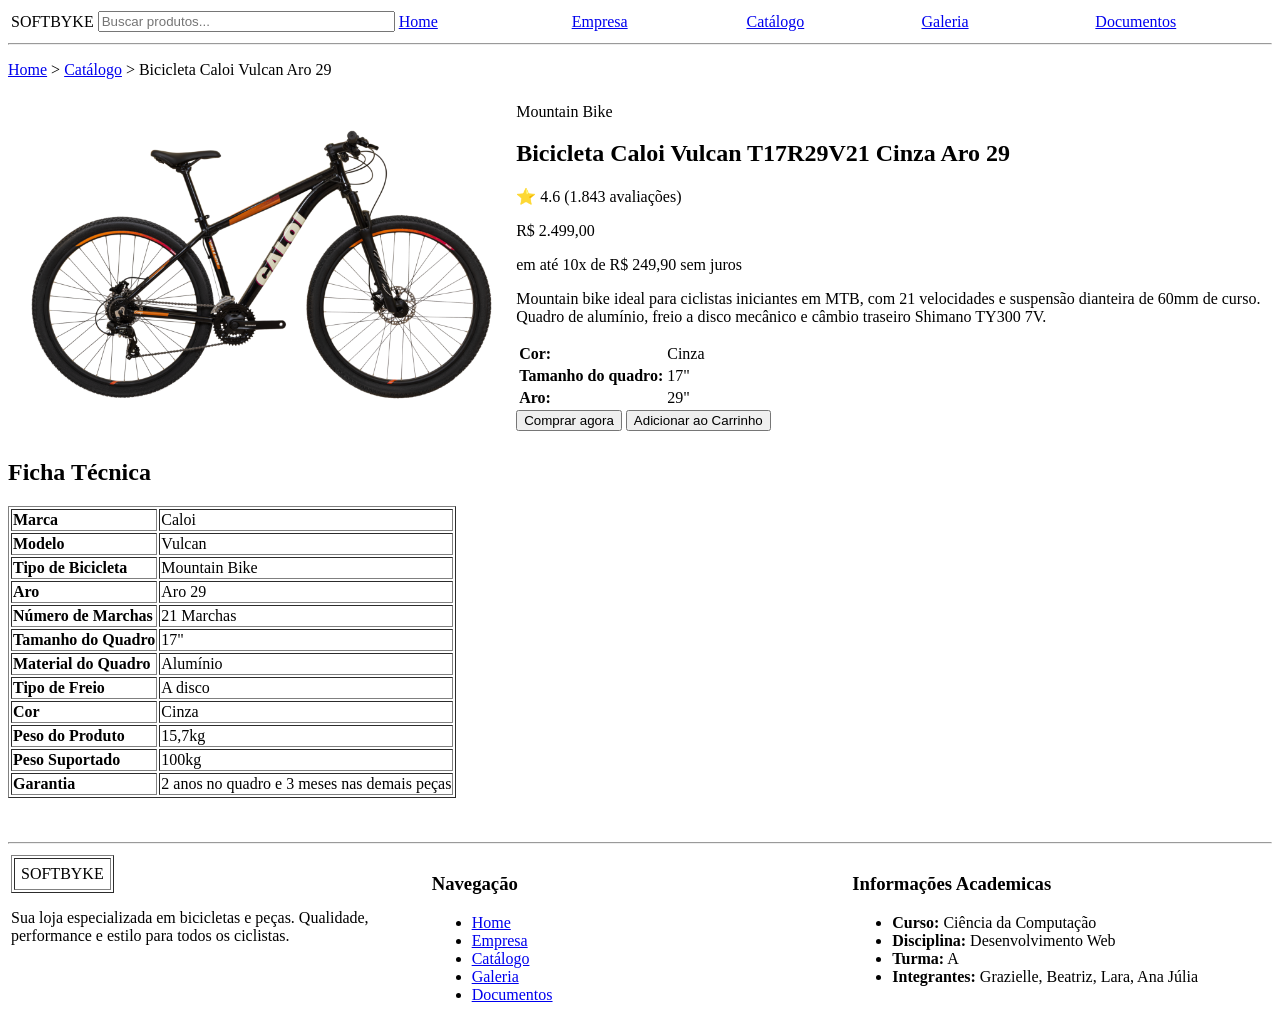
<file: paginas-produtos/pagina-do-produto.html>
<!DOCTYPE html>
<html lang="en">

<head>
    <meta charset="UTF-8">
    <meta name="viewport" content="width=device-width, initial-scale=1.0">
    <title>Document</title>
</head>

<body>
    <!-- ===================== NAVBAR ===================== -->
    <header class="navbar">
        <table>
            <tr>
                <td class="navbar-logo" width="5%">SOFTBYKE</td>

                <td width="10%">
                    <form class="navbar-search" role="search">
                        <input type="search" name="busca" size="35" placeholder="Buscar produtos...">
                    </form>
                </td>
                <td width="15%"><a href="../homepage.html">Home</a></td>
                <td width="15%"><a href="../empresa.html">Empresa</a></td>
                <td width="15%"><a href="../catalogo.html">Catálogo</a></td>
                <td width="15%"><a href="../galeria.html">Galeria</a></td>
                <td width="15%"><a href="../documento.html">Documentos</a></td>
            </tr>
        </table>
    </header>
    <hr>

    <!-- ===================== BREADCRUMB ===================== -->
    <p class="breadcrumb">
        <a href="../homepage.html">Home</a> &gt;
        <a href="../catalogo.html">Catálogo</a> &gt;
        Bicicleta Caloi Vulcan Aro 29
    </p>

    <!-- ===================== PRODUTO ===================== -->
    <section class="product-detail">
        <table width="100%">
            <tr>
                <!-- Coluna da imagem -->
                <td width="40%">
                    <img src="../img/bicicletas-destaque/Caloi-29-Comp-PTO-Lateral-1600x1066.png.webp" alt="Bicicleta Caloi Vulcan Aro 29"
                        class="product-detail-image" width="100%">
                </td>

                <!-- Coluna das informações -->
                <td width="60%">
                    <span class="product-category">Mountain Bike</span>
                    <h1 class="product-detail-name">Bicicleta Caloi Vulcan T17R29V21 Cinza Aro 29</h1>

                    <p class="product-rating">⭐ 4.6 (1.843 avaliações)</p>

                    <p class="product-detail-price">R$ 2.499,00</p>
                    <p class="product-installments">em até 10x de R$ 249,90 sem juros</p>

                    <p class="product-description">
                        Mountain bike ideal para ciclistas iniciantes em MTB, com 21 velocidades e
                        suspensão dianteira de 60mm de curso. Quadro de alumínio, freio a disco mecânico
                        e câmbio traseiro Shimano TY300 7V.
                    </p>

                    <!-- Seletor de cor / tamanho -->
                    <table class="product-options">
                        <tr>
                            <th align="left">Cor:</th>
                            <td>Cinza</td>
                        </tr>
                        <tr>
                            <th align="left">Tamanho do quadro:</th>
                            <td>17"</td>
                        </tr>
                        <tr>
                            <th align="left">Aro:</th>
                            <td>29"</td>
                        </tr>
                    </table>

                    <input type="submit" name="btnComprar" value="Comprar agora" class="btn-comprar">
                    <input type="submit" name="btnCarrinho" value="Adicionar ao Carrinho" class="btn-carrinho">
                </td>
            </tr>
        </table>
    </section>

    <!-- ===================== FICHA TÉCNICA ===================== -->
    <section class="product-specs">
        <h2 class="section-title">Ficha Técnica</h2>

        <table class="specs-table" border="1">
            <tr>
                <th align="left">Marca</th>
                <td>Caloi</td>
            </tr>
            <tr>
                <th align="left">Modelo</th>
                <td>Vulcan</td>
            </tr>
            <tr>
                <th align="left">Tipo de Bicicleta</th>
                <td>Mountain Bike</td>
            </tr>
            <tr>
                <th align="left">Aro</th>
                <td>Aro 29</td>
            </tr>
            <tr>
                <th align="left">Número de Marchas</th>
                <td>21 Marchas</td>
            </tr>
            <tr>
                <th align="left">Tamanho do Quadro</th>
                <td>17"</td>
            </tr>
            <tr>
                <th align="left">Material do Quadro</th>
                <td>Alumínio</td>
            </tr>
            <tr>
                <th align="left">Tipo de Freio</th>
                <td>A disco</td>
            </tr>
            <tr>
                <th align="left">Cor</th>
                <td>Cinza</td>
            </tr>
            <tr>
                <th align="left">Peso do Produto</th>
                <td>15,7kg</td>
            </tr>
            <tr>
                <th align="left">Peso Suportado</th>
                <td>100kg</td>
            </tr>
            <tr>
                <th align="left">Garantia</th>
                <td>2 anos no quadro e 3 meses nas demais peças</td>
            </tr>
        </table>
    </section><br><br>

    <!-- ===================== FOOTER ===================== -->
    <hr>
    <footer class="footer">
        <table width="100%">
            <tr valign="top">
                <td width="33%">
                    <table border="1" cellpadding="6">
                        <tr>
                            <td>SOFTBYKE</td>
                        </tr>
                    </table>
                    <p class="footer-description">Sua loja especializada em bicicletas e peças. Qualidade, <br>performance
                        e estilo para todos os ciclistas.</p>
                </td>
 
                <td width="33%">
                    <h3>Navegação</h3>
                    <ul>
                        <li><a href="../homepage.html">Home</a></li>
                        <li><a href="../empresa.html">Empresa</a></li>
                        <li><a href="../catalogo.html">Catálogo</a></li>
                        <li><a href="../galeria.html">Galeria</a></li>
                        <li><a href="../documento.html">Documentos</a></li>
                    </ul>
                </td>
 
                <td width="33%">
                    <h3>Informações Academicas</h3>
                    <ul>
                        <li><strong>Curso:</strong> Ciência da Computação</li>
                        <li><strong>Disciplina:</strong> Desenvolvimento Web</li>
                        <li><strong>Turma:</strong> A</li>
                        <li><strong>Integrantes:</strong> Grazielle, Beatriz, Lara, Ana Júlia</li>
                    </ul>
                </td>
            </tr>
        </table>
    </footer>

</body>

</html>
</file>
<file: css/homepage.css>
/* Reset Básico */
* {
    margin: 0;
    padding: 0;
    box-sizing: border-box;
    font-family: 'Roboto', sans-serif;
}

body {
    background-color: #ffffff;
    color: #333;
    overflow-x: hidden;
}

/* Cores Globais Baseadas na Página da Empresa */
:root {
    --header-bg: #AA8665;
    --text-brown: #665243;
    --btn-color: #C99E73;
    --stat-bg: #899672;
    --footer-bg: #9BA483;
}

/* ================= NAVBAR ================= */
.navbar {
    background-color: var(--header-bg);
    padding: 15px 20px;
}

.navbar-table {
    width: 100%;
    max-width: 1300px;
    margin: 0 auto;
    border-collapse: collapse;
}

.navbar-logo {
    color: #ffffff;
    font-size: 22px;
    font-weight: bold;
    letter-spacing: 1px;
    white-space: nowrap;
    padding-right: 20px;
}

.navbar-search-cell {
    padding-right: 30px;
}

.navbar-search input[type="search"] {
    width: 100%;
    padding: 8px 15px;
    border-radius: 20px;
    border: 1px solid rgba(255, 255, 255, 0.6);
    background-color: transparent;
    color: #ffffff;
    outline: none;
    font-size: 14px;
}

.navbar-search input[type="search"]::placeholder {
    color: rgba(255, 255, 255, 0.8);
}

.navbar-link {
    text-align: center;
    white-space: nowrap;
}

.navbar-link a {
    color: #ffffff;
    text-decoration: none;
    font-size: 15px;
    font-weight: 500;
    transition: opacity 0.2s ease;
}

.navbar-link a:hover {
    opacity: 0.8;
}

.navbar-divider {
    border: none;
    border-top: 1px solid rgba(0, 0, 0, 0.1);
}

/* ================= HERO BANNER ================= */
.hero-banner {
    position: relative;
    width: 100%;
    height: 250px; /* Aumentado para dar mais respiro à bike */
    background-image: linear-gradient(rgba(0, 0, 0, 0.45), rgba(0, 0, 0, 0.45)), url('../img/banner_homepage.jpg');
    background-position: center 60%; /* Ajusta o foco vertical da bicicleta */
    background-size: cover;
    background-repeat: no-repeat;
    display: flex;
    align-items: center;
    justify-content: center;
    text-align: center;
    padding: 0 20px;
}

.hero-content {
    max-width: 900px;
}

.hero-title {
    color: #ffffff;
    font-size: 34px;
    font-weight: 700;
    margin-bottom: 12px;
    text-shadow: 0 2px 8px rgba(0,0,0,0.6);
}

.hero-subtitle {
    color: #f0f0f0;
    font-size: 16px;
    line-height: 1.5;
    text-shadow: 0 1px 4px rgba(0,0,0,0.6);
}

/* ================= HERO2 (ESTATÍSTICAS) ================= */
.hero2 {
    background-color: var(--stat-bg);
    color: #ffffff;
    padding: 20px 0;
}

.stat-number {
    font-size: 22px;
    font-weight: bold;
}

.stat-label {
    font-size: 13px;
    opacity: 0.9;
}

/* ================= MAIN CONTENT ================= */
.main-content {
    max-width: 1200px;
    margin: 0 auto;
    padding: 40px 20px;
}

.section-title {
    text-align: left;
    color: var(--text-brown);
    font-size: 24px;
    margin-bottom: 20px;
}

/* ================= CARDS DE PRODUTOS ================= */
.featured-products {
    margin-bottom: 50px;
}

.products-grid td {
    vertical-align: top;
    height: 100%;
    padding: 10px;
}

.product-card {
    background-color: #ffffff;
    border-radius: 12px;
    overflow: hidden;
    box-shadow: 0 2px 8px rgba(0,0,0,0.06);
    display: flex;
    flex-direction: column;
    height: 100%;
}

/* Container com fundo 100% branco para igualar ao fundo original de cada foto */
.product-image-container {
    background-color: #ffffff;
    width: 100%;
    height: 190px;
    display: flex;
    align-items: center;
    justify-content: center;
    padding: 10px;
}

/* Garante que a bicicleta inteira apareça centralizada e sem cortes */
.product-image {
    max-width: 100%;
    max-height: 100%;
    object-fit: contain;
    background-color: transparent;
    padding: 0;
}

.product-info {
    padding: 15px;
    display: flex;
    flex-direction: column;
    flex-grow: 1;
}

.product-category {
    font-size: 11px;
    color: #888;
    text-transform: uppercase;
    letter-spacing: 0.5px;
    margin-bottom: 4px;
}

.product-name {
    font-size: 14px;
    color: #222;
    margin-bottom: 15px;
    height: 40px; 
    line-height: 1.3;
    overflow: hidden;
    display: -webkit-box;
    -webkit-line-clamp: 2;
    -webkit-box-orient: vertical;
}

.product-info table {
    width: 100%;
    margin-top: auto;
    border-collapse: collapse;
}

.product-info table td {
    padding: 0;
    vertical-align: middle;
}

.product-price {
    font-size: 15px;
    font-weight: bold;
    color: #000;
}

.btn-ver-produto {
    background-color: var(--btn-color);
    color: #ffffff;
    border: none;
    padding: 8px 16px;
    border-radius: 20px;
    font-size: 12px;
    font-weight: 500;
    cursor: pointer;
    transition: opacity 0.2s;
}

.btn-ver-produto:hover {
    opacity: 0.9;
}

/* ================= PARCEIROS ================= */
.partners {
    margin-bottom: 50px;
}

.partners-tagline {
    text-align: center;
    font-size: 13px;
    color: #777;
    text-transform: uppercase;
    letter-spacing: 1px;
    margin-bottom: 5px;
}

.partners .section-title {
    text-align: center;
    margin-bottom: 20px;
}

.card-propaganda {
    background-color: #ffffff;
    border-radius: 10px;
    padding: 0; /* Remove padding interno para o link e a imagem ocuparem a área total */
    box-shadow: 0 2px 6px rgba(0,0,0,0.05);
    display: flex;
    align-items: center;
    justify-content: center;
    overflow: hidden; /* Garante que a imagem respeite as bordas arredondadas */
    width: 100%;
}

.card-propaganda a {
    display: flex;
    width: 100%;
    height: 100%;
}

.card-propaganda img {
    width: 100%;
    height: 180px; /* Altura maior para expandir as marcas */
    object-fit: cover; /* Faz as imagens quadradas (Mauro Ribeiro, Gatorade, Kakau) preencherem a caixa */
}

/* ================= TABELA MAIS VENDIDAS ================= */
.best-sellers {
    margin-bottom: 30px;
}

.best-sellers .section-title {
    text-align: center;
}

.tabela-vendas {
    background-color: #ffffff;
    border-radius: 8px;
    overflow: hidden;
    box-shadow: 0 2px 8px rgba(0,0,0,0.05);
    margin: 0 auto;
}

.tabela-vendas .header-row {
    background-color: var(--text-brown);
    color: #ffffff;
}

.tabela-vendas th, .tabela-vendas td {
    border-bottom: 1px solid #eee;
    font-size: 13px;
}

.brand-cell {
    background-color: #ffffff;
    color: #000000;
    font-weight: bold;
    text-align: left;
}

.dark-cell {
    background-color: #333;
    color: #fff;
}

.highlight-cell {
    background-color: #f7f3eb;
}

.highlight-gray {
    background-color: #e2e2e2;
}

/* ================= FOOTER ================= */
.footer {
    background-color: var(--footer-bg);
    padding: 40px 20px;
    color: #ffffff;
}

.footer-table {
    max-width: 1200px;
    margin: 0 auto;
    border-collapse: collapse;
}

.footer-table td {
    color: #ffffff;
    font-size: 14px;
}

.footer-logo-table {
    border: 1px solid #ffffff;
    border-collapse: collapse;
    margin-bottom: 15px;
    display: inline-table;
}

.footer-logo-table td {
    font-weight: bold;
    font-size: 18px;
    letter-spacing: 1px;
    padding: 6px 14px;
    color: #ffffff;
}

.footer-description {
    line-height: 1.5;
    font-size: 14px;
    color: #ffffff;
}

.footer h3 {
    font-size: 18px;
    font-weight: bold;
    margin-bottom: 15px;
    color: #ffffff;
}

.footer ul {
    list-style: none;
    padding: 0;
}

.footer li {
    margin-bottom: 8px;
    line-height: 1.5;
    color: #ffffff;
}

.footer a {
    color: #ffffff;
    text-decoration: none;
    transition: opacity 0.2s;
}

.footer a:hover {
    opacity: 0.8;
}
</file>
<file: css/catalogo.css>
/* =====================================================
   CSS EXCLUSIVO DA PÁGINA DE CATÁLOGO
   Carregar DEPOIS do homepage.css, para poder sobrescrever
   o que for necessário (ex: .product-image).
   Usa as mesmas variáveis de cor definidas em homepage.css
   (--header-bg, --text-brown, --btn-color, --stat-bg, --footer-bg).
   ===================================================== */

/* ---------- Introdução / banner do topo ---------- */
#topo-catalogo {
    max-width: 1600px;
    margin: 0 auto;
    padding: 32px 24px 8px;
}

#topo-catalogo > p:first-child {
    color: var(--btn-color);
    font-weight: 700;
    text-transform: uppercase;
    letter-spacing: 1.5px;
    font-size: 0.8rem;
    margin: 0 0 6px;
}

#topo-catalogo h1 {
    color: var(--text-brown);
    font-size: 2rem;
    margin: 0 0 10px;
}

#topo-catalogo > p:last-child {
    color: #555;
    font-size: 0.95rem;
    max-width: 720px;
    margin: 0;
}

/* ---------- Layout: menu lateral + conteúdo ---------- */
#catalogo-container {
    display: flex;
    align-items: flex-start;
    gap: 2rem;
    max-width: 1600px;
    margin: 24px auto 0;
    padding: 0 24px 60px;
}

#menu-catalogo {
    flex: 0 0 260px;
    position: sticky;
    top: 1rem;
    background-color: #FFFFFF;
    border: 1px solid #E7E1D4;
    border-radius: 10px;
    padding: 20px;
    box-shadow: 0 2px 8px rgba(0, 0, 0, 0.05);
}

#menu-catalogo ol {
    list-style: none;
    margin: 0;
    padding: 0;
}

#menu-catalogo li {
    border-bottom: 1px solid #F0EBE0;
}

#menu-catalogo li:last-child {
    border-bottom: none;
}

#menu-catalogo a {
    display: block;
    padding: 10px 4px;
    color: var(--text-brown);
    text-decoration: none;
    font-size: 0.92rem;
    font-weight: 500;
    transition: color 0.15s, padding-left 0.15s;
}

#menu-catalogo a:hover {
    color: var(--btn-color);
    padding-left: 8px;
}

#conteudo-catalogo {
    flex: 1 1 auto;
    min-width: 0;
}

/* ---------- Título e descrição de cada categoria ---------- */
#conteudo-catalogo > article {
    padding-top: 8px;
    margin-bottom: 44px;
    border-top: 1px solid #EFE9DC;
}

#conteudo-catalogo > article:first-child {
    border-top: none;
    padding-top: 0;
}

#conteudo-catalogo h2 {
    color: var(--text-brown);
    font-size: 1.4rem;
    margin: 20px 0 10px;
}

#conteudo-catalogo > article > p {
    color: #555;
    font-size: 0.92rem;
    line-height: 1.6;
    margin: 0 0 20px;
    max-width: 900px;
}

/* Mensagem de "nenhum produto encontrado" na busca */
#msg-sem-resultado {
    color: var(--text-brown);
    font-style: italic;
    padding: 12px 0;
}

/* ---------- Botão "Voltar ao Início" ---------- */
#voltar-ao-topo {
    text-align: center;
    margin: 40px 0 0;
}

#voltar-ao-topo a {
    display: inline-block;
    background-color: var(--btn-color);
    color: #FFFFFF;
    text-decoration: none;
    font-weight: 600;
    font-size: 0.9rem;
    padding: 12px 28px;
    border-radius: 999px;
    transition: opacity 0.2s, transform 0.2s;
}

#voltar-ao-topo a:hover {
    opacity: 0.88;
    transform: translateY(-2px);
}

#voltar-ao-topo a::before {
    content: "↑ ";
}

/* =====================================================
   CORREÇÃO DAS IMAGENS DOS PRODUTOS
   O catálogo mistura fotos de estúdio (fundo branco) com fotos
   reais de produto (fundo próprio, proporções bem diferentes).
   Usar "contain" (como na home) deixa cada bike com um tamanho
   visual diferente dentro do card. Para o catálogo, usamos
   "cover" com altura fixa: todas as fotos passam a preencher
   o mesmo espaço, cortando o excesso de forma uniforme.
   ===================================================== */
#conteudo-catalogo .product-image {
    display: block;
    width: 100%;
    height: 190px;
    max-width: none;
    max-height: none;
    object-fit: cover;
    background-color: #F5F1E8;
}

#conteudo-catalogo .product-card {
    box-shadow: 0 2px 6px rgba(0, 0, 0, 0.06);
}

#conteudo-catalogo .product-name {
    font-size: 0.92rem;
}

/* ---------- Responsivo simples ---------- */
@media (max-width: 820px) {
    #catalogo-container {
        flex-direction: column;
    }

    #menu-catalogo {
        position: static;
        width: 100%;
        flex-basis: auto;
    }
}
</file>
<file: css/documentos.css>
/* ================= RESET E VARIÁVEIS ================= */
* {
    margin: 0;
    padding: 0;
    box-sizing: border-box;
    font-family: 'Roboto', sans-serif;
}

:root {
    --header-bg: #AA8665;
    --text-brown: #665243;
    --btn-color: #C99E73;
    --stat-bg: #899672;
    --footer-bg: #9BA483;
}

body {
    background-color: #fcfcfc;
    color: #333;
    overflow-x: hidden;
}

/* ================= NAVBAR ================= */
.navbar {
    background-color: var(--header-bg);
    padding: 15px 20px;
}

.navbar-table {
    width: 100%;
    max-width: 1300px;
    margin: 0 auto;
    border-collapse: collapse;
}

.navbar-logo {
    color: #ffffff;
    font-size: 22px;
    font-weight: bold;
    letter-spacing: 1px;
    white-space: nowrap;
    padding-right: 20px;
}

.navbar-search-cell {
    padding-right: 30px;
}

.navbar-search input[type="search"] {
    width: 100%;
    padding: 8px 15px;
    border-radius: 20px;
    border: 1px solid rgba(255, 255, 255, 0.6);
    background-color: transparent;
    color: #ffffff;
    outline: none;
    font-size: 14px;
}

.navbar-search input[type="search"]::placeholder {
    color: rgba(255, 255, 255, 0.8);
}

.navbar-table td a {
    color: #ffffff;
    text-decoration: none;
    font-size: 15px;
    font-weight: 500;
    transition: opacity 0.2s ease;
}

.navbar-table td a:hover {
    opacity: 0.8;
}

/* ================= CABEÇALHO / APRESENTAÇÃO ================= */
.documentos-apresentacao {
    text-align: center;
    padding: 40px 20px 20px 20px;
    max-width: 900px;
    margin: 0 auto;
}

.documentos-apresentacao .subtitulo {
    font-size: 13px;
    color: #777;
    text-transform: uppercase;
    letter-spacing: 1.5px;
    font-weight: 600;
}

.documentos-apresentacao h1 {
    color: var(--text-brown);
    font-size: 32px;
    margin: 8px 0 12px 0;
}

.documentos-apresentacao .descricao {
    color: #555;
    font-size: 16px;
    line-height: 1.5;
}

/* ================= CONTEÚDO PRINCIPAL ================= */
.documentos-container {
    max-width: 1200px;
    margin: 0 auto;
    padding: 20px;
}

.documentos-container section {
    margin-bottom: 50px;
}

.documentos-container h2 {
    color: var(--text-brown);
    font-size: 24px;
    margin-bottom: 15px;
    border-bottom: 2px solid var(--btn-color);
    display: inline-block;
    padding-bottom: 5px;
}

/* ================= WIREFRAMES (FIGMA IFRAME) ================= */
#wireframes center {
    margin-top: 15px;
}

#wireframes iframe {
    border-radius: 12px;
    box-shadow: 0 4px 12px rgba(0, 0, 0, 0.08);
    max-width: 100%;
}

/* ================= GRID DE LINKS EXTERNOS ================= */
#linksExternos p {
    font-size: 15px;
    color: #555;
    margin-bottom: 25px;
}

#linksExternos mark {
    background-color: #f7e6d4;
    color: var(--text-brown);
    padding: 2px 6px;
    border-radius: 4px;
}

.grid-links {
    display: grid;
    grid-template-columns: repeat(auto-fill, minmax(200px, 1fr));
    gap: 20px;
}

.card-link {
    background-color: #ffffff;
    border-radius: 12px;
    padding: 20px;
    text-decoration: none;
    color: #333;
    display: flex;
    flex-direction: column;
    align-items: center;
    justify-content: center;
    box-shadow: 0 2px 8px rgba(0,0,0,0.06);
    border: 1px solid #eee;
    transition: transform 0.2s ease, box-shadow 0.2s ease;
}

.card-link:hover {
    transform: translateY(-4px);
    box-shadow: 0 6px 16px rgba(0,0,0,0.1);
}

.logo-brand {
    width: 100%;
    height: 90px;
    object-fit: contain;
    margin-bottom: 15px;
}

.card-link h3 {
    font-size: 15px;
    font-weight: 600;
    color: var(--text-brown);
}

/* ================= FOOTER ================= */
.footer {
    background-color: var(--footer-bg);
    padding: 40px 20px;
    color: #ffffff;
}

.footer-table {
    max-width: 1200px;
    margin: 0 auto;
    border-collapse: collapse;
}

.footer-table td {
    color: #ffffff;
    font-size: 14px;
}

.footer-logo-table {
    border: 1px solid #ffffff;
    border-collapse: collapse;
    margin-bottom: 15px;
    display: inline-table;
}

.footer-logo-table td {
    font-weight: bold;
    font-size: 18px;
    letter-spacing: 1px;
    padding: 6px 14px;
    color: #ffffff;
}

.footer-description {
    line-height: 1.5;
    font-size: 14px;
    color: #ffffff;
}

.footer h3 {
    font-size: 18px;
    font-weight: bold;
    margin-bottom: 15px;
    color: #ffffff;
}

.footer ul {
    list-style: none;
    padding: 0;
}

.footer li {
    margin-bottom: 8px;
    line-height: 1.5;
    color: #ffffff;
}

.footer a {
    color: #ffffff;
    text-decoration: none;
    transition: opacity 0.2s;
}

.footer a:hover {
    opacity: 0.8;
}
</file>
<file: css/estilo_empresa.css>
/* Reset básico */
* {
    margin: 0;
    padding: 0;
    box-sizing: border-box;
    font-family: 'Roboto', sans-serif;
}

body {
    background-color: #ffffff;
    color: #333;
    overflow-x: hidden; /* Evita rolagem horizontal acidental */
}

/* Cores Globais */
:root {
    --header-bg: #AA8665;
    --text-brown: #665243;
    --pill-green: #899672;
    --pill-orange: #C99E73;
    --pill-tan: #BCA37E;
    --faq-bg: #EAE2D8;
    --footer-bg: #9BA483;
}

/* ================= NAVBAR (COM TABELA) ================= */
.navbar {
    background-color: var(--header-bg);
    padding: 15px 20px;
}

.navbar-table {
    width: 100%;
    max-width: 1300px;
    margin: 0 auto;
    border-collapse: collapse;
}

.navbar-logo {
    color: #ffffff;
    font-size: 22px;
    font-weight: bold;
    letter-spacing: 1px;
    white-space: nowrap;
    padding-right: 20px;
}

.navbar-search-cell {
    padding-right: 30px;
}

.navbar-search input[type="search"] {
    width: 100%;
    padding: 8px 15px;
    border-radius: 20px;
    border: 1px solid rgba(255, 255, 255, 0.6);
    background-color: transparent;
    color: #ffffff;
    outline: none;
    font-size: 14px;
}

.navbar-search input[type="search"]::placeholder {
    color: rgba(255, 255, 255, 0.8);
}

.navbar-link {
    text-align: center;
    white-space: nowrap;
}

.navbar-link a {
    color: #ffffff;
    text-decoration: none;
    font-size: 15px;
    font-weight: 500;
    transition: opacity 0.2s ease;
}

.navbar-link a:hover {
    opacity: 0.8;
}

.navbar-divider {
    border: none;
    border-top: 1px solid rgba(0, 0, 0, 0.1);
}

/* ================= BANNER (LARGURA TOTAL 100%) ================= */
.sobre-banner {
    position: relative;
    width: 100%;
    height: 200px;
    margin: 0;
    padding: 0;
    overflow: hidden;
}

.sobre-banner img {
    width: 100%;
    height: 100%;
    object-fit: cover;
    display: block;
    filter: brightness(0.6);
}

.banner-title {
    position: absolute;
    top: 50%;
    left: 50%;
    transform: translate(-50%, -50%);
    color: #ffffff;
    font-size: 32px;
    font-weight: 700;
    text-align: center;
    text-transform: uppercase;
    letter-spacing: 2px;
    text-shadow: 0 2px 8px rgba(0, 0, 0, 0.7);
    width: 100%;
    margin: 0;
}

/* ================= MAIN CONTENT ================= */
.main-content {
    max-width: 1200px;
    margin: 0 auto;
    padding: 30px 20px 40px 20px;
}

.section-title {
    text-align: center;
    color: var(--text-brown);
    font-size: 28px;
    margin-bottom: 10px;
}

/* Seção: Sobre */
.subtitle {
    text-align: center;
    font-size: 14px;
    color: #000;
    margin-bottom: 20px;
}

.divider {
    border: none;
    border-top: 1px solid #dcdcdc;
    margin: 20px 0;
}

.sobre-container {
    display: flex;
    gap: 40px;
    margin: 30px 0;
    align-items: center;
}

.sobre-imagem {
    flex: 1;
}

.sobre-imagem img {
    width: 100%;
    height: 300px;
    border-radius: 10px;
    object-fit: cover;
}

.sobre-texto {
    flex: 1;
}

.sobre-texto h2 {
    color: var(--text-brown);
    font-size: 22px;
    margin-bottom: 15px;
}

.sobre-texto p {
    font-size: 14px;
    line-height: 1.6;
    color: #111;
    margin-bottom: 15px;
}

/* Seção: Identidade Organizacional */
.identidade-section {
    margin-top: 50px;
    text-align: center;
}

.identidade-container {
    position: relative;
}

.tab-radio {
    display: none;
}

.tabs-container {
    display: flex;
    justify-content: center;
    gap: 20px;
    margin: 25px 0;
}

.tab {
    padding: 10px 60px;
    border-radius: 25px;
    color: white;
    font-weight: 500;
    font-size: 16px;
    cursor: pointer;
    user-select: none;
    transition: opacity 0.2s ease, transform 0.2s ease;
    opacity: 0.7;
}

.tab-missao-lbl,
.tab-visao-lbl,
.tab-valores-lbl {
    background-color: var(--pill-green);
}

#tab-missao:checked~.tabs-container .tab-missao-lbl,
#tab-visao:checked~.tabs-container .tab-visao-lbl,
#tab-valores:checked~.tabs-container .tab-valores-lbl {
    opacity: 1;
    transform: scale(1.03);
}

.tab-description {
    font-size: 14px;
    color: #111;
    line-height: 1.5;
    max-width: 800px;
    margin: 0 auto;
    display: none;
}

#tab-missao:checked~.text-missao {
    display: block;
}

#tab-visao:checked~.text-visao {
    display: block;
}

#tab-valores:checked~.text-valores {
    display: block;
}

/* Bullets na aba Valores */
.tab-valores-list {
    text-align: left;
    list-style-type: disc;
    padding-left: 20px;
}

.tab-valores-list li {
    margin-bottom: 10px;
    line-height: 1.6;
}

/* Seção: FAQ */
.faq-section {
    margin-top: 60px;
    margin-bottom: 40px;
}

.faq-grid {
    display: grid;
    grid-template-columns: repeat(5, 1fr);
    align-items: start;
    gap: 15px;
    margin-top: 30px;
}

.faq-item {
    background-color: var(--faq-bg);
    border-radius: 8px;
    padding: 15px;
    box-shadow: 0 2px 4px rgba(0, 0, 0, 0.05);
    transition: all 0.3s ease;
}

.faq-item summary::-webkit-details-marker {
    display: none;
}

.faq-header {
    display: flex;
    justify-content: space-between;
    align-items: center;
    font-size: 12px;
    font-weight: 500;
    cursor: pointer;
    line-height: 1.3;
    list-style: none;
    user-select: none;
}

.faq-header span:first-child {
    flex: 1;
    padding-right: 5px;
}

.faq-header .arrow {
    color: #666;
    font-size: 16px;
    font-weight: bold;
    transition: transform 0.3s ease;
}

.faq-item[open] .arrow {
    transform: rotate(180deg);
}

.faq-answer {
    font-size: 12px;
    line-height: 1.4;
    color: #444;
    margin-top: 10px;
    padding-top: 10px;
    border-top: 1px solid rgba(0, 0, 0, 0.08);
}

/* ================= FOOTER (ESTRUTURADO EM TABELA) ================= */
.footer {
    background-color: var(--footer-bg);
    padding: 40px 20px;
    color: #ffffff;
}

.footer-table {
    max-width: 1200px;
    margin: 0 auto;
    border-collapse: collapse;
}

.footer-table td {
    color: #ffffff;
    font-size: 14px;
}

.footer-logo-table {
    border: 1px solid #ffffff;
    border-collapse: collapse;
    margin-bottom: 15px;
    display: inline-table;
}

.footer-logo-table td {
    font-weight: bold;
    font-size: 18px;
    letter-spacing: 1px;
    padding: 6px 14px;
    color: #ffffff;
}

.footer-description {
    line-height: 1.5;
    font-size: 14px;
    color: #ffffff;
}

.footer h3 {
    font-size: 18px;
    font-weight: bold;
    margin-bottom: 15px;
    color: #ffffff;
}

.footer ul {
    list-style: none;
    padding: 0;
}

.footer li {
    margin-bottom: 8px;
    line-height: 1.5;
    color: #ffffff;
}

.footer a {
    color: #ffffff;
    text-decoration: none;
    transition: opacity 0.2s;
}

.footer a:hover {
    opacity: 0.8;
}
</file>
<file: css/style.css>
/* Reset básico */
* {
    margin: 0;
    padding: 0;
    box-sizing: border-box;
    font-family: 'Roboto', sans-serif;
}

html {
    scroll-behavior: smooth;
}

body {
    background-color: #ffffff;
    color: #333;
    overflow-x: hidden;
}

/* Cores Globais */
:root {
    --header-bg: #AA8665;
    --text-brown: #665243;
    --pill-green: #899672;
    --pill-orange: #C99E73;
    --pill-tan: #BCA37E;
    --faq-bg: #EAE2D8;
    --footer-bg: #9BA483;
}

/* ================= NAVBAR (COM TABELA) ================= */
.navbar {
    background-color: var(--header-bg);
    padding: 15px 20px;
}

.navbar-table {
    width: 100%;
    max-width: 1300px;
    margin: 0 auto;
    border-collapse: collapse;
}

.navbar-logo {
    color: #ffffff;
    font-size: 22px;
    font-weight: bold;
    letter-spacing: 1px;
    white-space: nowrap;
    padding-right: 20px;
}

.navbar-search-cell {
    padding-right: 30px;
}

.navbar-search input[type="search"] {
    width: 100%;
    padding: 8px 15px;
    border-radius: 20px;
    border: 1px solid rgba(255, 255, 255, 0.6);
    background-color: transparent;
    color: #ffffff;
    outline: none;
    font-size: 14px;
}

.navbar-search input[type="search"]::placeholder {
    color: rgba(255, 255, 255, 0.8);
}

.navbar-link {
    text-align: center;
    white-space: nowrap;
}

.navbar-link a {
    color: #ffffff;
    text-decoration: none;
    font-size: 15px;
    font-weight: 500;
    transition: opacity 0.2s ease;
}

.navbar-link a:hover {
    opacity: 0.8;
}

.navbar-divider {
    border: none;
    border-top: 1px solid rgba(0, 0, 0, 0.1);
}

/* ================= BANNER (LARGURA TOTAL 100%) ================= */
.sobre-banner {
    position: relative;
    width: 100%;
    height: 200px;
    margin: 0;
    padding: 0;
    overflow: hidden;
}

.sobre-banner img {
    width: 100%;
    height: 100%;
    object-fit: cover;
    display: block;
    filter: brightness(0.6);
}

.banner-title {
    position: absolute;
    top: 50%;
    left: 50%;
    transform: translate(-50%, -50%);
    color: #ffffff;
    font-size: 32px;
    font-weight: 700;
    text-align: center;
    text-transform: uppercase;
    letter-spacing: 2px;
    text-shadow: 0 2px 8px rgba(0, 0, 0, 0.7);
    width: 100%;
    margin: 0;
}

/* ================= MAIN CONTENT ================= */
.main-content {
    max-width: 1200px;
    margin: 0 auto;
    padding: 30px 20px 40px 20px;
}

.section-title {
    text-align: center;
    color: var(--text-brown);
    font-size: 28px;
    margin-bottom: 10px;
}

/* Seção: Sobre */
.subtitle {
    text-align: center;
    font-size: 14px;
    color: #000;
    margin-bottom: 20px;
}

.divider {
    border: none;
    border-top: 1px solid #dcdcdc;
    margin: 20px 0;
}

.sobre-container {
    display: flex;
    gap: 40px;
    margin: 30px 0;
    align-items: center;
}

.sobre-imagem {
    flex: 1;
}

.sobre-imagem img {
    width: 100%;
    height: 300px;
    border-radius: 10px;
    object-fit: cover;
}

.sobre-texto {
    flex: 1;
}

.sobre-texto h2 {
    color: var(--text-brown);
    font-size: 22px;
    margin-bottom: 15px;
}

.sobre-texto p {
    font-size: 14px;
    line-height: 1.6;
    color: #111;
    margin-bottom: 15px;
}

/* Seção: Identidade Organizacional */
.identidade-section {
    margin-top: 50px;
    text-align: center;
}

.identidade-container {
    position: relative;
}

.tab-radio {
    display: none;
}

.tabs-container {
    display: flex;
    justify-content: center;
    gap: 20px;
    margin: 25px 0;
}

.tab {
    padding: 10px 60px;
    border-radius: 25px;
    color: white;
    font-weight: 500;
    font-size: 16px;
    cursor: pointer;
    user-select: none;
    transition: opacity 0.2s ease, transform 0.2s ease;
    opacity: 0.7;
}

.tab-missao-lbl,
.tab-visao-lbl,
.tab-valores-lbl {
    background-color: var(--pill-green);
}

#tab-missao:checked~.tabs-container .tab-missao-lbl,
#tab-visao:checked~.tabs-container .tab-visao-lbl,
#tab-valores:checked~.tabs-container .tab-valores-lbl {
    opacity: 1;
    transform: scale(1.03);
}

.tab-description {
    font-size: 14px;
    color: #111;
    line-height: 1.5;
    max-width: 800px;
    margin: 0 auto;
    display: none;
}

#tab-missao:checked~.text-missao {
    display: block;
}

#tab-visao:checked~.text-visao {
    display: block;
}

#tab-valores:checked~.text-valores {
    display: block;
}

.tab-valores-list {
    text-align: left;
    list-style-type: disc;
    padding-left: 20px;
}

.tab-valores-list li {
    margin-bottom: 10px;
    line-height: 1.6;
}

/* Seção: FAQ */
.faq-section {
    margin-top: 60px;
    margin-bottom: 40px;
}

.faq-grid {
    display: grid;
    grid-template-columns: repeat(5, 1fr);
    align-items: start;
    gap: 15px;
    margin-top: 30px;
}

.faq-item {
    background-color: var(--faq-bg);
    border-radius: 8px;
    padding: 15px;
    box-shadow: 0 2px 4px rgba(0, 0, 0, 0.05);
    transition: all 0.3s ease;
}

.faq-item summary::-webkit-details-marker {
    display: none;
}

.faq-header {
    display: flex;
    justify-content: space-between;
    align-items: center;
    font-size: 12px;
    font-weight: 500;
    cursor: pointer;
    line-height: 1.3;
    list-style: none;
    user-select: none;
}

.faq-header span:first-child {
    flex: 1;
    padding-right: 5px;
}

.faq-header .arrow {
    color: #666;
    font-size: 16px;
    font-weight: bold;
    transition: transform 0.3s ease;
}

.faq-item[open] .arrow {
    transform: rotate(180deg);
}

.faq-answer {
    font-size: 12px;
    line-height: 1.4;
    color: #444;
    margin-top: 10px;
    padding-top: 10px;
    border-top: 1px solid rgba(0, 0, 0, 0.08);
}

/* ================= GALERIA ================= */
.galeria-apresentacao {
    text-align: center;
    margin-bottom: 30px;
}

.galeria-apresentacao .subtitulo {
    display: block;
    font-size: 14px;
    font-weight: 700;
    color: var(--pill-green);
    letter-spacing: 1.5px;
    margin-bottom: 5px;
}

.galeria-apresentacao .descricao {
    font-size: 15px;
    color: #555;
    margin-top: 10px;
}

.galeria-container {
    max-width: 1200px;
    margin: 0 auto;
    padding: 0 20px 60px 20px;
}

.grid-galeria {
    display: grid;
    grid-template-columns: repeat(3, 1fr);
    gap: 35px 25px;
}

.card-foto {
    display: flex;
    flex-direction: column;
    background-color: var(--faq-bg);
    border: 1px solid rgba(0, 0, 0, 0.08);
    border-radius: 10px;
    overflow: hidden;
    box-shadow: 0 4px 8px rgba(0, 0, 0, 0.06);
    transition: transform 0.2s ease, box-shadow 0.2s ease;
}

.card-foto:hover {
    transform: translateY(-4px);
    box-shadow: 0 6px 14px rgba(0, 0, 0, 0.12);
}

.card-foto img {
    width: 100%;
    height: 220px;
    object-fit: cover;
    display: block;
}

.card-foto figcaption {
    padding: 12px 15px;
    text-align: center;
    font-size: 14px;
    font-weight: 500;
    color: var(--text-brown);
    border-top: 1px solid rgba(0, 0, 0, 0.08);
}

/* Botão Voltar ao Topo */
.voltar-topo-container {
    text-align: center;
    margin: 40px 0 20px 0;
}

.btn-voltar-topo {
    display: inline-flex;
    align-items: center;
    gap: 8px;
    background-color: var(--header-bg);
    color: #ffffff;
    padding: 10px 22px;
    border-radius: 25px;
    text-decoration: none;
    font-size: 14px;
    font-weight: 500;
    transition: background-color 0.2s ease, transform 0.2s ease;
}

.btn-voltar-topo:hover {
    background-color: var(--text-brown);
    transform: translateY(-2px);
}

/* Responsividade da Galeria */
@media (max-width: 900px) {
    .grid-galeria {
        grid-template-columns: repeat(2, 1fr);
    }
}

@media (max-width: 600px) {
    .galeria-container {
        padding: 0 15px 40px 15px;
    }

    .grid-galeria {
        grid-template-columns: repeat(1, 1fr);
        gap: 20px;
    }
}

/* ================= FOOTER (ESTRUTURADO EM TABELA) ================= */
.footer {
    background-color: var(--footer-bg);
    padding: 40px 20px;
    color: #ffffff;
}

.footer-table {
    max-width: 1200px;
    margin: 0 auto;
    border-collapse: collapse;
}

.footer-table td {
    color: #ffffff;
    font-size: 14px;
}

.footer-logo-table {
    border: 1px solid #ffffff;
    border-collapse: collapse;
    margin-bottom: 15px;
    display: inline-table;
}

.footer-logo-table td {
    font-weight: bold;
    font-size: 18px;
    letter-spacing: 1px;
    padding: 6px 14px;
    color: #ffffff;
}

.footer-description {
    line-height: 1.5;
    font-size: 14px;
    color: #ffffff;
}

.footer h3 {
    font-size: 18px;
    font-weight: bold;
    margin-bottom: 15px;
    color: #ffffff;
}

.footer ul {
    list-style: none;
    padding: 0;
}

.footer li {
    margin-bottom: 8px;
    line-height: 1.5;
    color: #ffffff;
}

.footer a {
    color: #ffffff;
    text-decoration: none;
    transition: opacity 0.2s;
}

.footer a:hover {
    opacity: 0.8;
}
</file>
